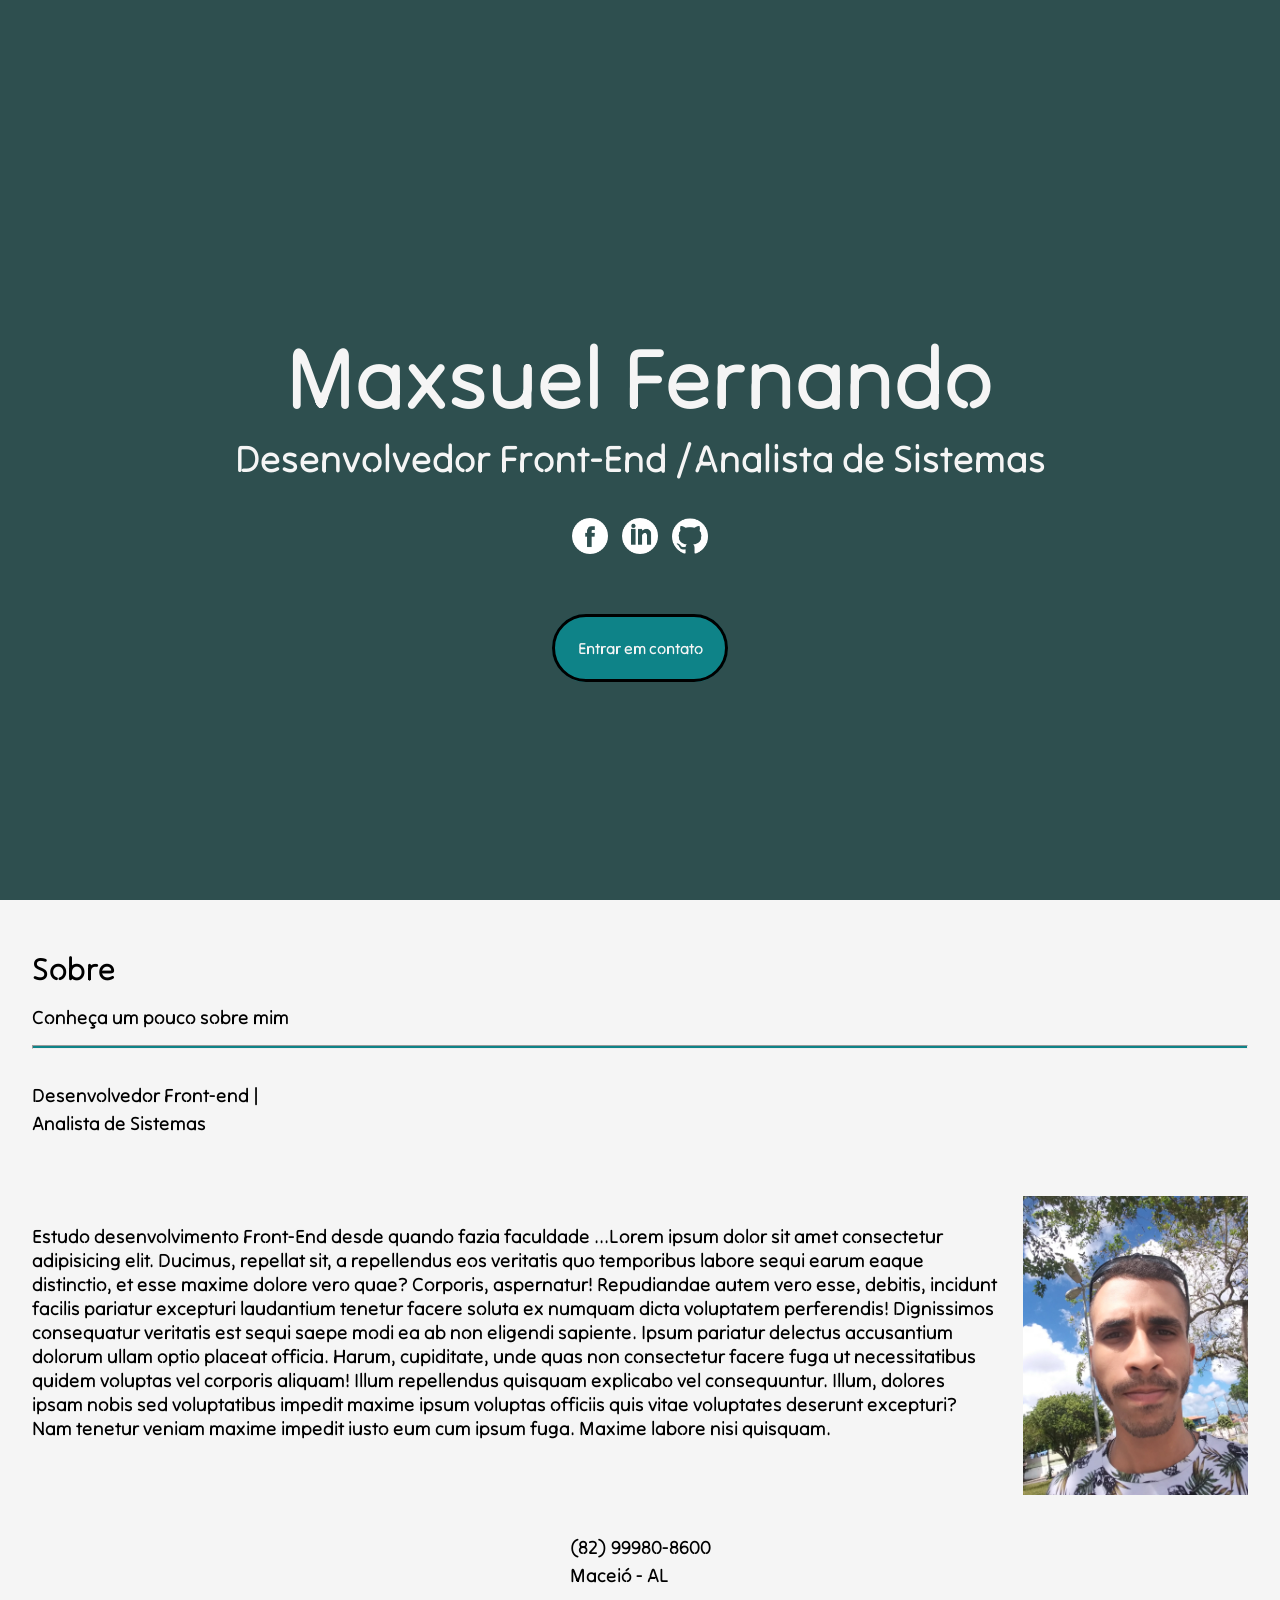
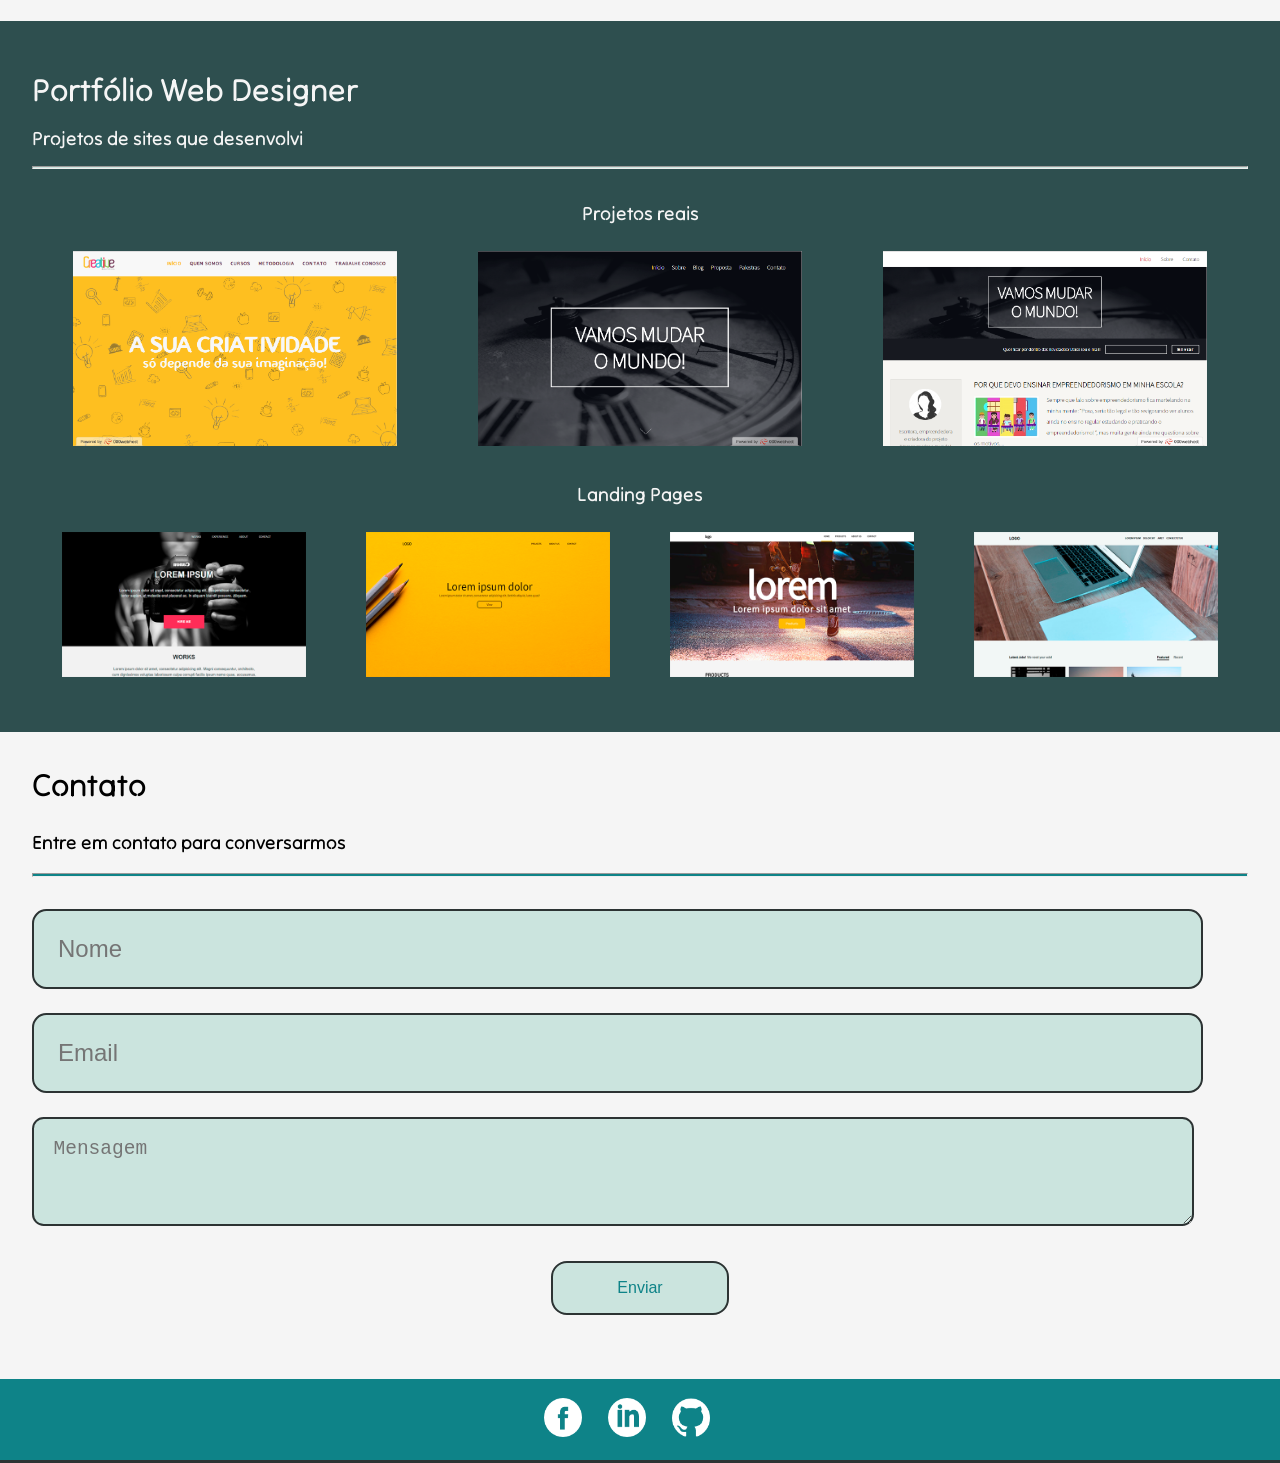
<file: index.html>
<!DOCTYPE html>
<html lang="pt-br">
<head>
    <meta charset="UTF-8">
    <meta http-equiv="X-UA-Compatible" content="IE=edge">
    <meta name="viewport" content="width=device-width, initial-scale=1.0">
    <title>Portfolio Maxsuel Fernando</title>
    <link rel="stylesheet" href="css/style.css">
    <link rel="stylesheet" href="https://cdn.jsdelivr.net/npm/swiper@9/swiper-bundle.min.css"/>
</head>
<body>
    <header class="header">
        <div class="topoContainer">
            <div class="headerInfo">
                <p>Maxsuel Fernando</p>
                <p>maxsuel.dev@gmail.com</p>
            </div> 

            <div class="iconHamburguer">
                <div class="hamburguer"></div>
            </div>
        </div>
        <nav class="headerMenu">
            <a href="#sobre">Sobre mim</a>
            <a href="#portfolio">Portfólio</a>
            <a href="#contato">Contato</a>
            <a href="curriculo.html">Currículo</a>
        </nav>
    </header>
    <main>
        <section class="intro">	
            <div class="intro-container">
                <div>
                    <h1>Maxsuel Fernando</h1>
                </div>
                <div class="intro-funcao">
                    <h3>Desenvolvedor Front-End /</h3> 
                    <h3>Analista de Sistemas </h3>
                </div>
                <div class="redes-sociais">
                    <a href="https://www.facebook.com/maxsuelfernandob" target="_blank">
                        <img src="img/redes-sociais/facebook-logo.png" alt="facebook-logo" class="social-logo">
                    </a>
                    <a href="https://www.linkedin.com/in/maxsuelfernandob" target="_blank">
                        <img src="img/redes-sociais/linkedin-logo.png" alt="linkedin-logo" class="social-logo">
                    </a>
                    <a href="https://github.com/maxsueldev" target="_blank">
                        <img src="img/redes-sociais/github-logo.png" alt="github-logo" class="social-logo">
                    </a>
                </div>
                <!-- <div> -->
                    <a href="#contato" class="call-contato">Entrar em contato</a>
                <!-- </div> -->
            </div>
        </section>
        <section id="sobre" class="sobre">
            <div class="sobre-container">
                <div class="sobre-top section_head">
                    <i class="fa fa-user fa-3x icon_section" aria-hidden="true"></i>
                    <h2 class="title_section">Sobre</h2>
                </div>
                <h3>Conheça um pouco sobre mim</h3>
    
                <hr class="separador separador-pri"> <!-- refatorar nome de classe -->
                    
                <div class="profissao-container">
                    <h3>Desenvolvedor Front-end |</h3> 
                    <h3>Analista de Sistemas</h3>
                </div>
                <div class="texto">
                    <p>Estudo desenvolvimento Front-End desde quando fazia faculdade    ...Lorem ipsum dolor sit amet consectetur adipisicing elit. Ducimus, repellat sit, a repellendus eos veritatis quo temporibus labore sequi earum eaque distinctio, et esse maxime dolore vero quae? Corporis, aspernatur!
                    Repudiandae autem vero esse, debitis, incidunt facilis pariatur excepturi laudantium tenetur facere soluta ex numquam dicta voluptatem perferendis! Dignissimos consequatur veritatis est sequi saepe modi ea ab non eligendi sapiente.
                    Ipsum pariatur delectus accusantium dolorum ullam optio placeat officia. Harum, cupiditate, unde quas non consectetur facere fuga ut necessitatibus quidem voluptas vel corporis aliquam! Illum repellendus quisquam explicabo vel consequuntur.
                    Illum, dolores ipsam nobis sed voluptatibus impedit maxime ipsum voluptas officiis quis vitae voluptates deserunt excepturi? Nam tenetur veniam maxime impedit iusto eum cum ipsum fuga. Maxime labore nisi quisquam.</p>
                    <div class="maxsuel_img">
                        <img class="maxsuelfernando" src="img/sobre/me.jpg" alt="Maxsuel Fernando">
                    </div>
                </div>
                <div class="containerEndSobre">
                    <div class="sobre-info-contact">
                        <h3 class="h3_bold">(82) 99980-8600</h3>
                        <h3 class="h3_bold">Maceió - AL</h3>
                    </div>
                    
                </div>
            </div>
        </section> 
        <section id="portfolio" class="portfolio">
            <div class="portfolio-container">
                <div class="portfolio-top section_head">
                    <i class="fa fa-code fa-3x icon_section" aria-hidden="true"></i>
                    <h2 class="title_section">Portfólio Web Designer</h2>	
                </div>
                <h3>Projetos de sites que desenvolvi</h3>
    
                <hr class="separador separador-seg">
                
                <div class="projetos-container">
                    
                    <div class="pjt-reais">
                        <div class="templates-container">	
                            <h3 class="pjt_title">Projetos reais</h3>
                            <div class="projetos-flex">
                                <a href="portfolio/creative/index.html" target="_blank">
                                    <img src="img/portfolio/site01.png" alt="Site 01">
                                </a>
                        
                                <a href="portfolio/vamosMudarOMundo/index.html" target="_blank">
                                    <img src="img/portfolio/site02.png" alt="Site 02">
                                </a>
                            
                                <a href="portfolio/vamosMudarOMundo/blog/index.html" target="_blank">
                                    <img src="img/portfolio/site03.png" alt="Site 03">
                                </a>
                            </div>
                        </div>
                    </div>
                    
                    <div class="templates">
                        <div class="templates-container">
                            <h3 class="pjt_title">Landing Pages</h3>
                            <div class="projetos-flex">
                                <a href="portfolio/site1/index.html" target="_blank">
                                    <img src="img/portfolio/site04.png" alt="Site 04">
                                </a>
                        
                                <a href="portfolio/site2/index.html" target="_blank">
                                    <img src="img/portfolio/site05.png" alt="Site 05">
                                </a>
                        
                                <a href="portfolio/site3/index.html" target="_blank">
                                    <img src="img/portfolio/site06.png" alt="Site 06">
                                </a>
    
                                <a href="portfolio/site4/index.html" target="_blank">
                                    <img src="img/portfolio/site07.png" alt="Site 07">
                                </a>
                            </div>
                        </div>
                    </div>
                </div>		
            </div>	
        </section> 
        <section id="contato" class="contato">
            <div class="contato-container">
                <div class="sc_head">
                    <div class="contato-top">
                        <i class="fa fa-envelope fa-3x icon_section" aria-hidden="true"></i>
                        <h2 class="title_section">Contato</h2>
                    </div>
                    <h3>Entre em contato para conversarmos </h3>
                </div>
    
                <hr class="separador separador-pri">
    
                <form id="form_contato" action="" method="post" name="form" class="formphp form" onsubmit="enviar.disabled=true;">
                    <div>
                        <input type="text" name="nome" placeholder="Nome" required>
                        <input type="email" name="email" placeholder="Email" required>
                    </div>
                    <div>
                        <textarea rows="3" name="mensagem" placeholder="Mensagem" required></textarea>
                    </div>
                    <div class="button-form">
                        <button class="btn direciona" name="enviar" type="submit">Enviar</button>
                    </div>
                </form>
            </div>
        </section>
    </main>
    <footer class="footer">
        <a href="https://www.facebook.com/maxsuelfernandob" target="_blank">
            <img src="img/redes-sociais/facebook-logo.png" alt="facebook-logo" class="social-logo">
        </a>
        <a href="https://www.linkedin.com/in/maxsuelfernandob" target="_blank">
            <img src="img/redes-sociais/linkedin-logo.png" alt="linkedin-logo" class="social-logo">
        </a>
        <a href="https://github.com/maxsueldev" target="_blank">
            <img src="img/redes-sociais/github-logo.png" alt="github-logo" class="social-logo">
        </a>
    </footer>

	<script src="js/jquery-3.2.1.min.js"></script>
    <script src="js/libs/visibility.js"></script>
	<script src="js/script.js"></script>
    <script src="https://cdn.jsdelivr.net/npm/swiper@9/swiper-bundle.min.js"></script>
</body>
</html>
</file>
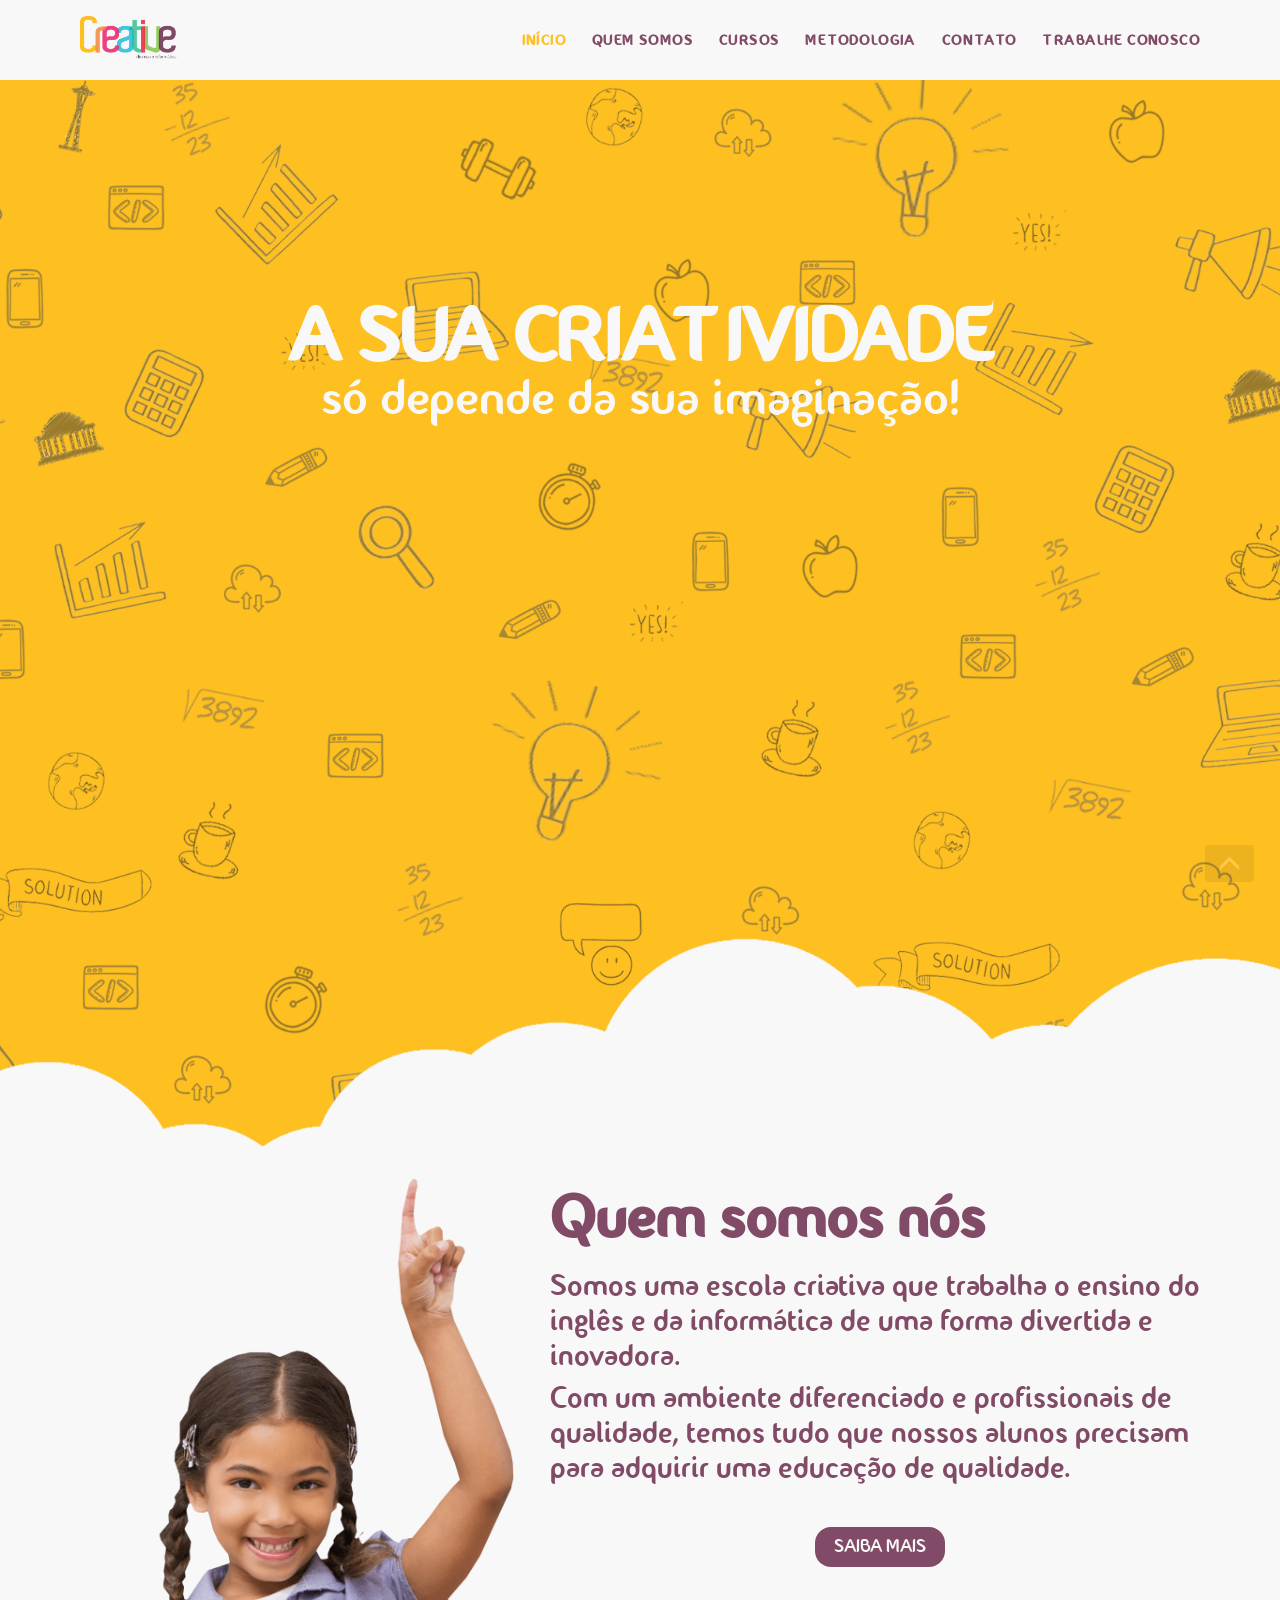
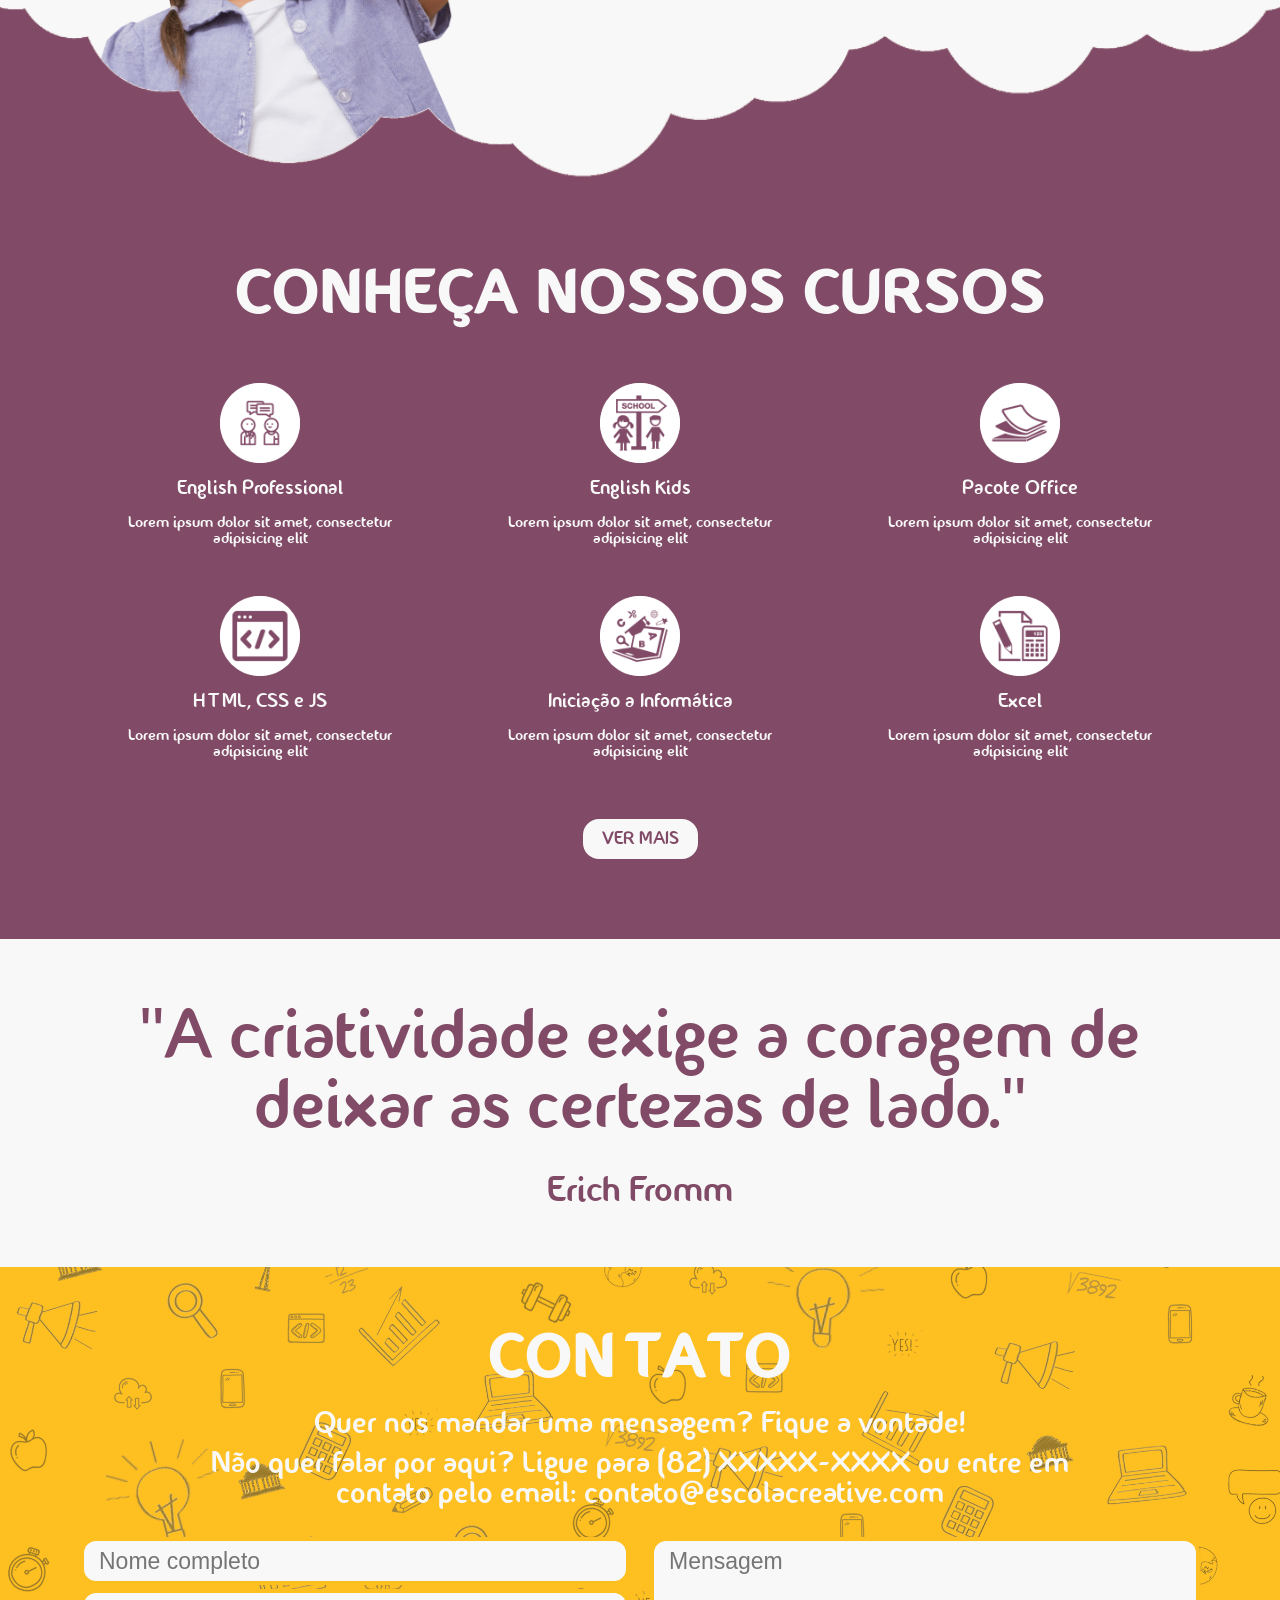
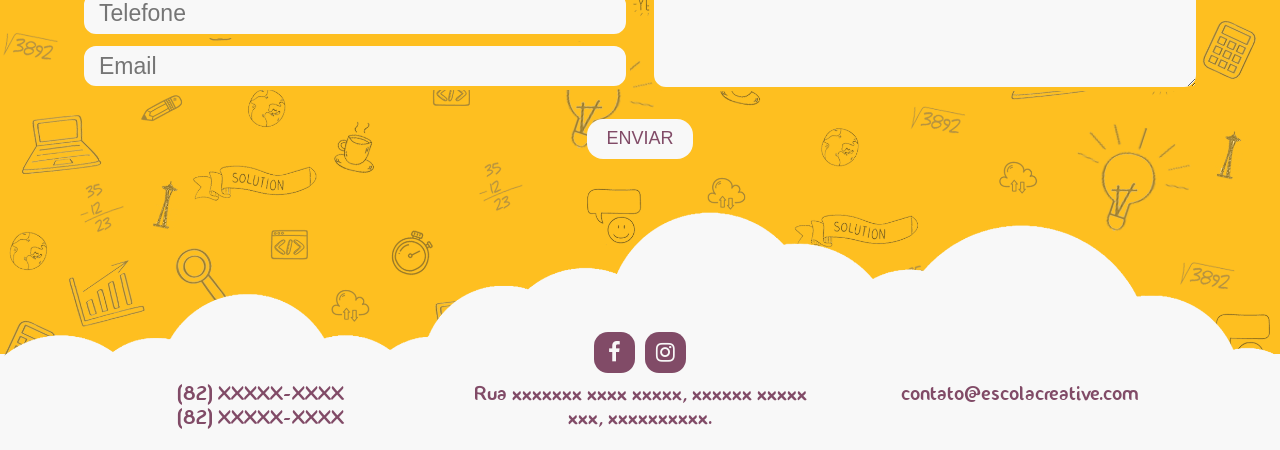
<file: portfolio/creative/index.html>
<html lang="pt-br" class="no-js">
<head>
	<meta charset="UTF-8">
	<meta name="viewport" content="width=device-width, initial-scale=1">

	<title>Creative Idiomas e Informática</title>
	<meta name="description" content="Somos uma escola criativa que trabalha o ensino do inglês e da informática de uma forma divertida e inovadora - Creative Idiomas e Informática">
	
	<!-- <link rel="canonical" href="https://escolacreative.com/"> -->
	<link rel="stylesheet" href="font-awesome/css/font-awesome.min.css">
	<link rel="stylesheet" type="text/css" href="bootstrap-3.3.7-dist/css/bootstrap.min.css">
	<link rel="stylesheet" type="text/css" href="css/style.min.css">
</head>
<body>
	<div class="btn box_to_top">
  		<span class="glyphicon glyphicon-menu-up to_top" aria-hidden="true"></span>
	</div>
	
	<header class="header">
		<div class="container16">
			<div class="icon"><div class="hamburger"></div></div>
				
			<div class="column2">
				<div class="header_logo">
					<a href="">
						<img class="img_logo" src="images/logo.png" alt="Creative_logo" width="100px;" height="100px">
					</a>
				</div>
			</div>

			<nav class="column14 header_menu">
				<a href="" class="menu_ativo">Início</a>
				<a href="">Quem somos</a>
				<a href="">Cursos</a>
				<a href="">Metodologia</a>
				<a href="">Contato</a>
				<a href="">Trabalhe conosco</a>
			</nav>
		</div>
	</header>

	<div class="toggle_menu">
		<ul>
			<li>
				<a href="" class="menu_ativo">Início</a>
			</li>
			<li>
				<a href="">Quem somos</a>
			</li>
			<li>
				<a href="">Cursos</a>
			</li>
			<li>
				<a href="">Metodologia</a>
			</li>
			<li>
				<a href="">Contato</a>
			</li>
			<li>
				<a href="">Trabalhe conosco</a>
			</li>
		</ul>
	</div>
	
	<section class="intro">
		<div class="animated bounceIn container16">
			<h1>A sua criatividade</h1>
			<p>só depende da sua imaginação!</p>
		</div>
	</section>
	<section class="quem_somos">
		<div class="container16">
			
			<img class="girl_quem_somos" src="images/girl.png" alt="girl_quem_somos" width="37%" height="37%">	
			
			<div class="texto">
				<h3>Quem somos nós</h3>
				<p>Somos uma escola criativa que trabalha o ensino do inglês e da informática de uma forma divertida e inovadora.</p>
				<p>Com um ambiente diferenciado e profissionais de qualidade, temos tudo que nossos alunos precisam para adquirir uma educação de qualidade.</p>

				<div>
					<a href="" class="btn direciona">Saiba mais</a>
				</div>
			</div>

			<div class="clear"></div>

		</div>
		
		<img class="cloud_01_bottom" src="images/cloud_purple_top.png" alt="cloud_01" width="1248px" height="169px">
	</section>

	<section class="cursos">
		<h2 class="titulo container16">Conheça nossos cursos</h2>
		<div class="container12 grade-curso">
			<div class="column4">
				<div class="fundo_curso">
					<img src="images/icons/ingles.png" alt="English Professional" width="720px" height="720px">
				</div>
				<p class="nome_curso">English Professional</p>
				<p class="descricao_curso">Lorem ipsum dolor sit amet, consectetur adipisicing elit</p>
			</div>
			<div class="column4">
				<div class="fundo_curso">
					<img src="images/icons/ingles_kids.png" alt="English Kids" width="720px" height="720px">
				</div>
				<p class="nome_curso">English Kids</p>
				<p class="descricao_curso">Lorem ipsum dolor sit amet, consectetur adipisicing elit</p>
			</div>
			<div class="column4">
				<div class="fundo_curso">
					<img src="images/icons/office.png" alt="Pacote Office" width="720px" height="720px">
				</div>
				<p class="nome_curso">Pacote Office</p>
				<p class="descricao_curso">Lorem ipsum dolor sit amet, consectetur adipisicing elit</p>
			</div>
		</div>
		
		<div class="container12 grade-curso second">
			<div class="column4">
				<div class="fundo_curso">
					<img src="images/icons/html_css_js.png" alt="HTML, CSS e JS" width="720px" height="720px">
				</div>
				<p class="nome_curso">HTML, CSS e JS</p>
				<p class="descricao_curso">Lorem ipsum dolor sit amet, consectetur adipisicing elit</p>
			</div>
			<!-- <div class="column4">
				<div class="fundo_curso">
					<img src="images/icons/php.png" alt="PHP" width="720px" height="720px">
				</div>
				<p class="nome_curso">PHP</p>
				<p class="descricao_curso">Lorem ipsum dolor sit amet, consectetur adipisicing elit</p>
			</div> -->
			<div class="column4">
				<div class="fundo_curso">
					<img src="images/icons/iniciacao_a_informatica.png" alt="Iniciação a Informática" width="720px" height="720px">
				</div>
				<p class="nome_curso">Iniciação a Informática</p>
				<p class="descricao_curso">Lorem ipsum dolor sit amet, consectetur adipisicing elit</p>
			</div>
			<div class="column4">
				<div class="fundo_curso">
					<img src="images/icons/excel.png" alt="Excel" width="720px" height="720px">
				</div>
				<p class="nome_curso">Excel</p>
				<p class="descricao_curso">Lorem ipsum dolor sit amet, consectetur adipisicing elit</p>
			</div>
			<!-- <div class="column4">
				<div class="fundo_curso">
					<img src="images/icons/manutencao_de_micro.png" alt="Montagem e Manutenção de Microcomputadores" width="720px" height="720px">
				</div>
				<p class="nome_curso">Montagem e Manutenção de Microcomputadores</p>
				<p class="descricao_curso">Lorem ipsum dolor sit amet, consectetur adipisicing elit</p>
			</div> -->
		</div>
		<div class="btn_ver_mais">
			<a href="" class="btn direciona">Ver mais</a>
		</div>
	</section>

	<section class="motivacao">
		<blockquote>
			<h2>"A criatividade exige a coragem de deixar as certezas de lado."</h2>
			<p>Erich Fromm</p>
		</blockquote>
	</section>
	
	<section class="contato">
		<h2>Contato</h2>
		<p>Quer nos mandar uma mensagem? Fique a vontade!</p>
		<p class="second">Não quer falar por aqui? Ligue para (82) XXXXX-XXXX ou entre em contato pelo email: contato@escolacreative.com</p>
		
		<form id="form_contato" action="" method="post" name="form" class="formphp form" onsubmit="enviar.disabled=true;">
			
			<label class="nao-aparece">Se você não é um robô, deixe em branco.</label>
			<input type="text" class="nao-aparece" name="leaveblank" value="">
			<label class="nao-aparece">Se você não é um robô, não mude este campo.</label>
			<input type="text" class="nao-aparece" name="dontchange" value="http://">
			
			<div class="container16">	
				<div class="column8">
					<input type="text" name="nome" placeholder="Nome completo " required>
					<input type="text" name="telefone" placeholder="Telefone ">
					<input type="email" name="email" placeholder="Email " required>
				</div>
				<div class="column8">
					<textarea rows="5" name="mensagem" placeholder="Mensagem" required></textarea>
				</div>
			</div>
			
			<div class="button-form">
				<button class="btn direciona" name="enviar" type="submit">Enviar</button>
			</div>
		</form>
	</section>

	<footer class="footer">
		<div class="container12">
			<ul class="redes_sociais">
				<a href=""><li class="facebook_logo"><i class="fa fa-facebook"></i></li></a>
	
				<a href=""><li class="instagram_logo"><i class="fa fa-instagram"></i></li></a>
			</ul>
		</div>
		<div class="clear"></div>
		<div class="container12">
			<div class="number column4">	
				<p>(82) XXXXX-XXXX</p>
				<p>(82) XXXXX-XXXX</p>
			</div>
			<p class="column4">Rua xxxxxxx xxxx xxxxx, xxxxxx xxxxx xxx, xxxxxxxxxx.</p>
			<p class="column4">contato@escolacreative.com</p>
		</div>
	</footer>
	
	<script src="js/modernizr-custom.js"></script>
	<script src="js/jquery-3.2.1.min.js"></script>
	<script src="js/script.min.js"></script>

</body>
</html>
</file>
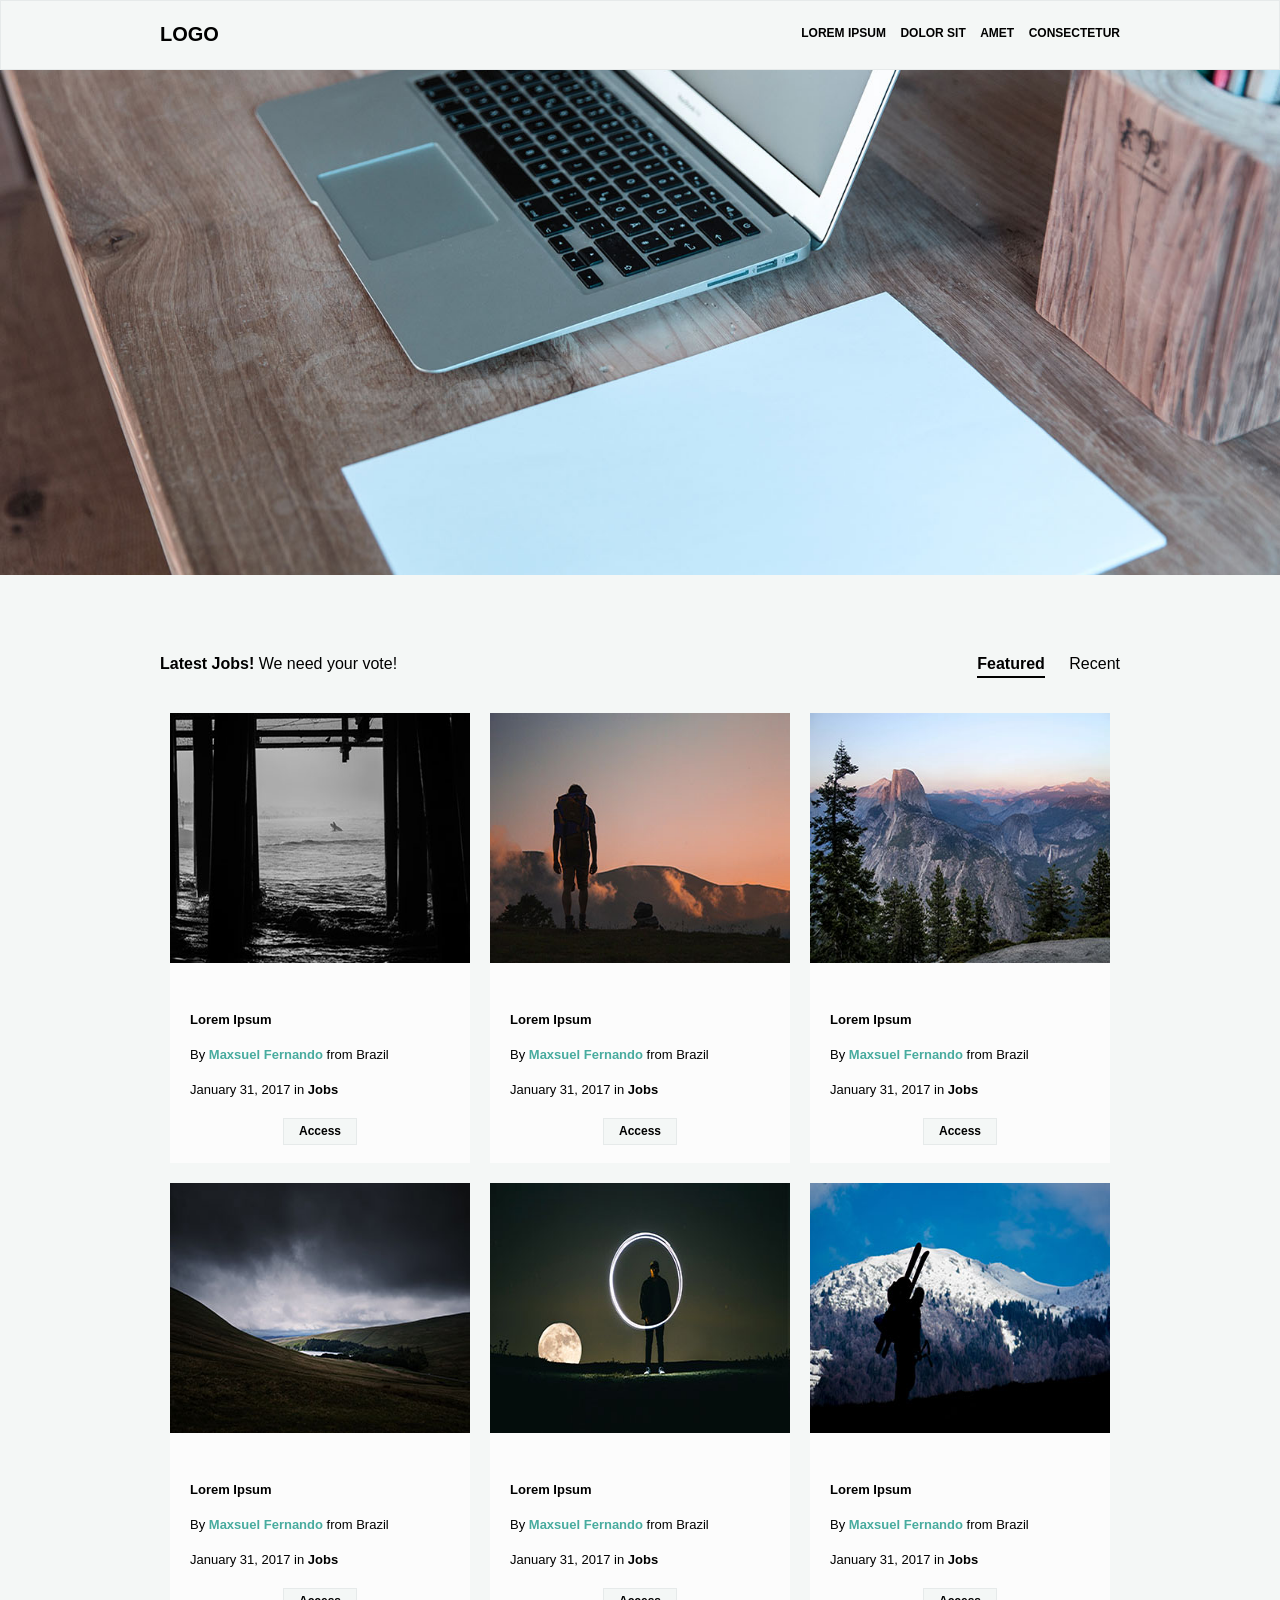
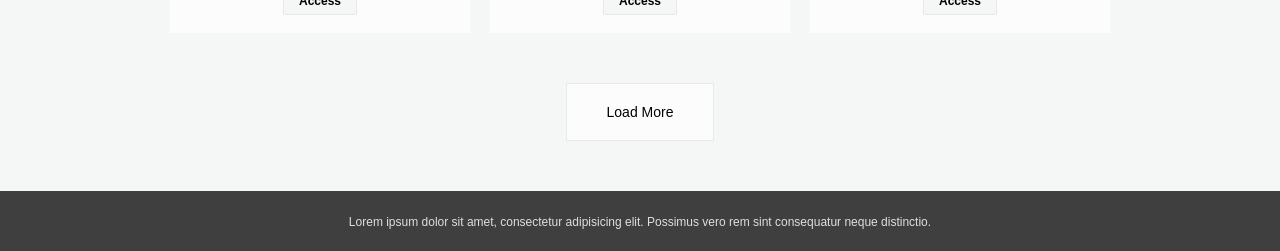
<file: portfolio/site4/index.html>
<!doctype html>
<html lang="pt-br">
<head>
	<title>Maxsuel Fernando - Portfólio/Site 4</title>
	<link rel="shortcut icon" href="../../img/faviconM.ico">
	<meta charset="UTF-8">
	<meta name="description" content="Maxsuel Fernando - Graduado em Sistemas de Informação, desenvolve páginas e sistemas Web.">
	<meta name="viewport" content="width=device-width, initial-scale=1">

	<meta property="og:url" content="https://maxsuelfernandob.000webhostapp.com/portfolio/site4"/>
	<meta property="og:type" content="website"/>
	<meta property="og:title" content="Maxsuel Fernando - Portfólio/Site 4">
	<meta property="og:site_name" content="maxsuelfernandob">
	<meta property="og:description" content="Maxsuel Fernando - Graduado em Sistemas de Informação, desenvolve páginas e sistemas Web."/>
	<meta property="og:image" content="https://maxsuelfernandob.000webhostapp.com/portfolio/site4/img/intro-mobile.png"/>
	<meta property="og:image:type" content="image/png">
	<meta property="og:image:width" content="800"> 
	<meta property="og:image:height" content="600">
	
	<!-- <link rel="stylesheet" href="../../css/normalize.css">
	<link rel="stylesheet" href="../../css/reset.css">
	<link rel="stylesheet" href="../../css/grid.css">
	<link rel="stylesheet" href="css/style-raw.css">
	<link rel="stylesheet" href="css/responsivo.css"> -->

	<link rel="stylesheet" href="css/style.css?<?php echo time();?>">
</head>
<body>
	<header class="header">
		<div class="container">
			<a href="#" class="header_logo">LOGO</a>
			<nav class="header_menu">
				<ul>
					<li>
						<a href="#">Lorem ipsum</a>
					</li>
					<li>
						<a href="#">dolor sit</a>
					</li>
					<li>
						<a href="#">amet</a>
					</li>
					<li>
						<a href="#">consectetur</a>
					</li>
				</ul>
				<img src="img/menu.png" class="menu" alt="Menu">
			</nav>
		</div>
		<nav class="nav-menu-responsivo">
			<ul>
				<li class="container">
					<a href="#">Lorem ipsum</a>
				</li>
				<li class="container">
					<a href="#">dolor sit</a>
				</li>
				<li class="container">
					<a href="#">amet</a>
				</li>
				<li class="container">
					<a href="#">consectetur</a>
				</li>
			</ul>
		</nav>
	</header>

	<section class="intro">
		<div class="container">
			
		</div>		
	</section>

	<section class="portfolio">
		<div class="container">
			<div class="portfolio_intro">
				<span class="jobs-intro"><strong>Latest Jobs!</strong> We need your vote!</span>
				<div class="portfolio_menu">
					<ul>
						<li>
							<a href="#"><strong>Featured</strong></a>
						</li>
						<li>
							<a href="#">Recent</a>
						</li>
					</ul>
				</div>
			</div>

			<!-- ITENS-PORTFOLIO -->

			<div class="portfolio_box">
				<div class="portfolio_itens">
					<div class="grid-1-3 box-item">
						<figure>
							<a href="#">
								<img src="img/jobs/item-1.jpg" alt="item-1" class="img-item">
							</a>
						</figure>
						<div class="box-info">
							<div class="box-info-line">
								<a href="#" class="name-item"><strong>Lorem Ipsum</strong></a>
							</div>
							<div class="box-info-line">
								By <a href="#" class="author-item"><strong>Maxsuel Fernando</strong></a> from Brazil
							</div>
							<div class="box-info-line">
								January 31, 2017 in <a href="#" class="name-jobs"><strong>Jobs</strong></a>
							</div>
							<div class="box-info-line button-item">
								<a href="#" class="btn-access">Access</a>
							</div>
						</div>
					</div>
					<div class="grid-1-3 box-item">
						<figure>
							<a href="#">
								<img src="img/jobs/item-2.jpg" alt="item-2" class="img-item">
							</a>
						</figure>
						<div class="box-info">
							<div class="box-info-line">
								<a href="#" class="name-item"><strong>Lorem Ipsum</strong></a>
							</div>
							<div class="box-info-line">
								By <a href="#" class="author-item"><strong>Maxsuel Fernando</strong></a> from Brazil
							</div>
							<div class="box-info-line">
								January 31, 2017 in <a href="#" class="name-jobs"><strong>Jobs</strong></a>
							</div>
							<div class="box-info-line button-item">
								<a href="#" class="btn-access">Access</a>
							</div>
						</div>
					</div>
					<div class="grid-1-3 box-item">
						<figure>
							<a href="#">
								<img src="img/jobs/item-3.jpg" alt="item-3" class="img-item">
							</a>
						</figure>
						<div class="box-info">
							<div class="box-info-line">
								<a href="#" class="name-item"><strong>Lorem Ipsum</strong></a>
							</div>
							<div class="box-info-line">
								By <a href="#" class="author-item"><strong>Maxsuel Fernando</strong></a> from Brazil
							</div>
							<div class="box-info-line">
								January 31, 2017 in <a href="#" class="name-jobs"><strong>Jobs</strong></a>
							</div>
							<div class="box-info-line button-item">
								<a href="#" class="btn-access">Access</a>
							</div>
						</div>
					</div>

					<div class="grid-1-3 box-item">
						<figure>
							<a href="#">
								<img src="img/jobs/item-4.jpg" alt="item-4" class="img-item">
							</a>
						</figure>
						<div class="box-info">
							<div class="box-info-line">
								<a href="#" class="name-item"><strong>Lorem Ipsum</strong></a>
							</div>
							<div class="box-info-line">
								By <a href="#" class="author-item"><strong>Maxsuel Fernando</strong></a> from Brazil
							</div>
							<div class="box-info-line">
								January 31, 2017 in <a href="#" class="name-jobs"><strong>Jobs</strong></a>
							</div>
							<div class="box-info-line button-item">
								<a href="#" class="btn-access">Access</a>
							</div>
						</div>
					</div>
					<div class="grid-1-3 box-item">
						<figure>
							<a href="#">
								<img src="img/jobs/item-5.jpg" alt="item-5" class="img-item">
							</a>
						</figure>
						<div class="box-info">
							<div class="box-info-line">
								<a href="#" class="name-item"><strong>Lorem Ipsum</strong></a>
							</div>
							<div class="box-info-line">
								By <a href="#" class="author-item"><strong>Maxsuel Fernando</strong></a> from Brazil
							</div>
							<div class="box-info-line">
								January 31, 2017 in <a href="#" class="name-jobs"><strong>Jobs</strong></a>
							</div>
							<div class="box-info-line button-item">
								<a href="#" class="btn-access">Access</a>
							</div>
						</div>
					</div>
					<div class="grid-1-3 box-item">
						<figure>
							<a href="#">
								<img src="img/jobs/item-6.jpg" alt="item-6" class="img-item">
							</a>
						</figure>
						<div class="box-info">
							<div class="box-info-line">
								<a href="#" class="name-item"><strong>Lorem Ipsum</strong></a>
							</div>
							<div class="box-info-line">
								By <a href="#" class="author-item"><strong>Maxsuel Fernando</strong></a> from Brazil
							</div>
							<div class="box-info-line">
								January 31, 2017 in <a href="#" class="name-jobs"><strong>Jobs</strong></a>
							</div>
							<div class="box-info-line button-item">
								<a href="#" class="btn-access">Access</a>
							</div>
						</div>
					</div>
				</div>
			</div>

			<!-- /ITENS-PORTFOLIO -->

			<div class="load-more-itens">
				<a href="#" class="btn-load-more-itens">Load More</a>
			</div>
		</div>
	</section>

	<footer>
		Lorem ipsum dolor sit amet, consectetur adipisicing elit. Possimus vero rem sint consequatur neque distinctio.
	</footer>

	<script src="../../js/libs/jquery-3.1.1.min.js"></script>
	<script src="js/main.js"></script>

</body>
</html>
</file>
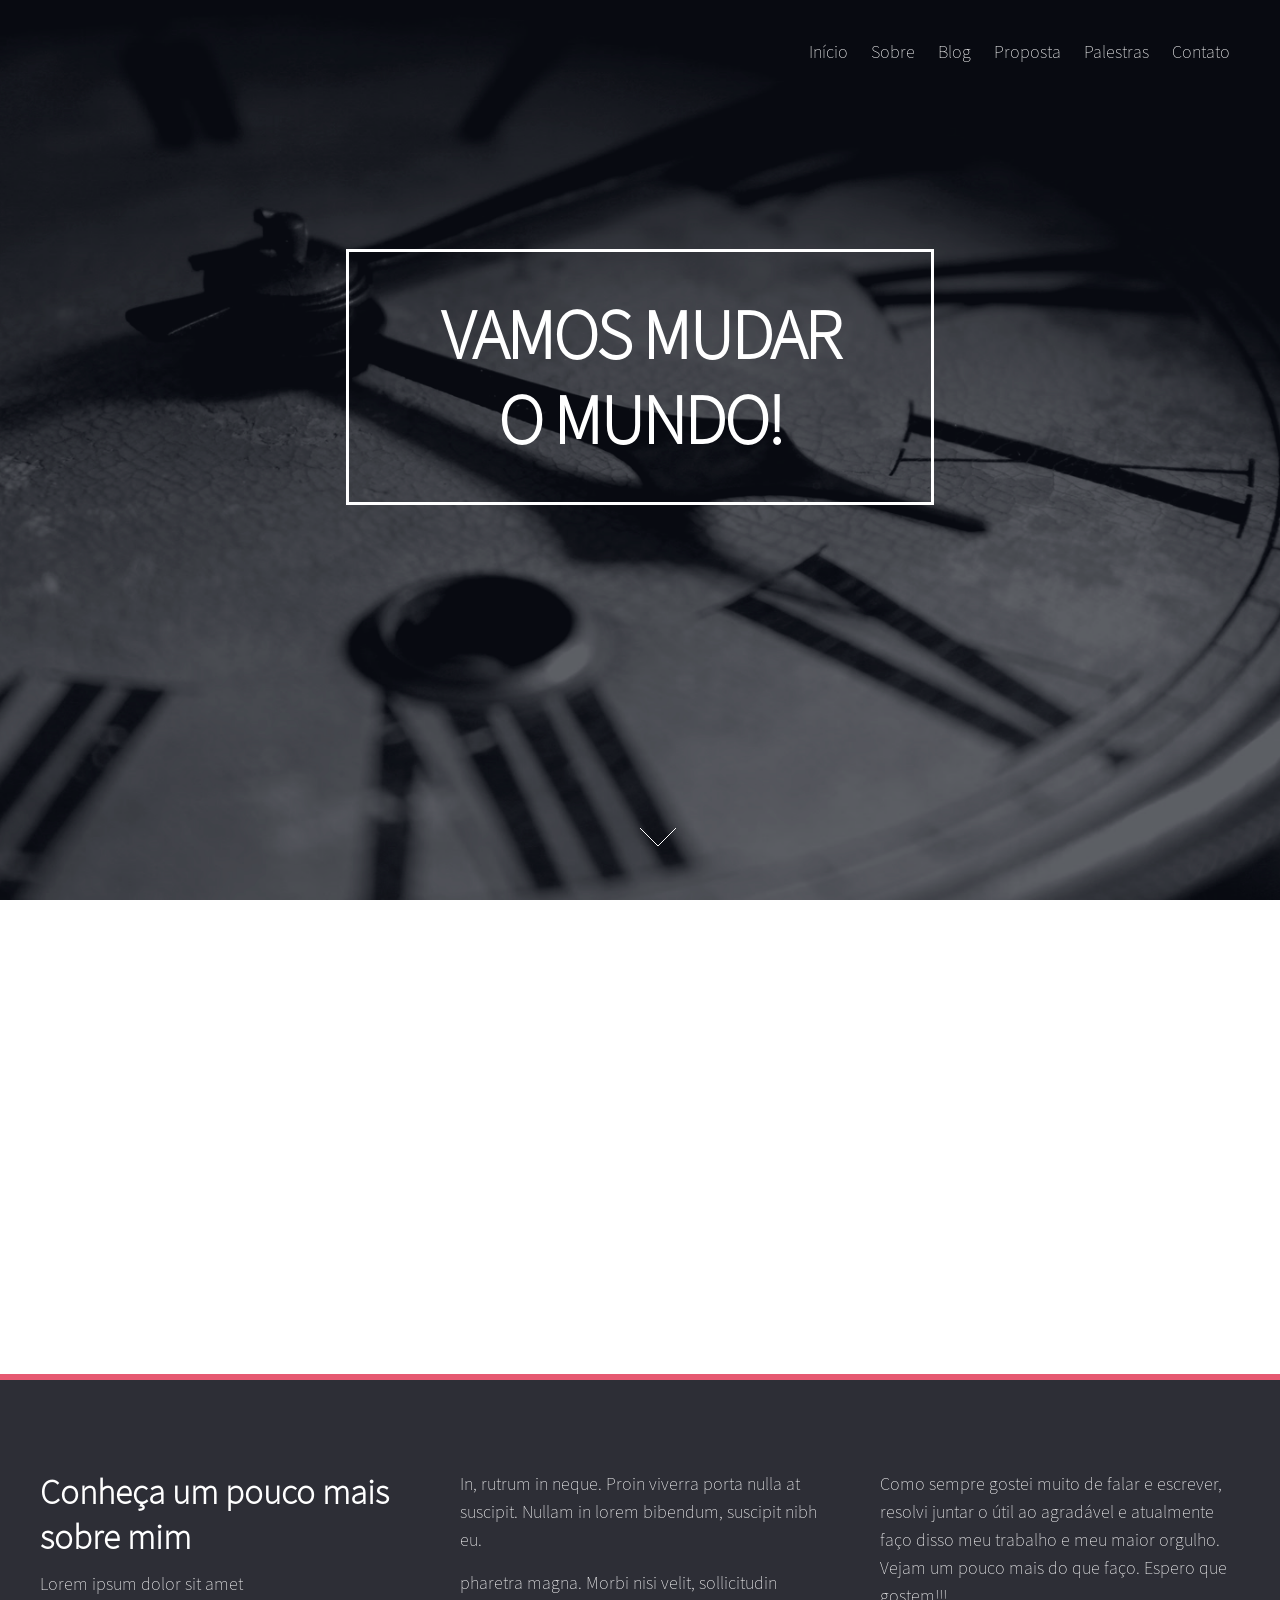
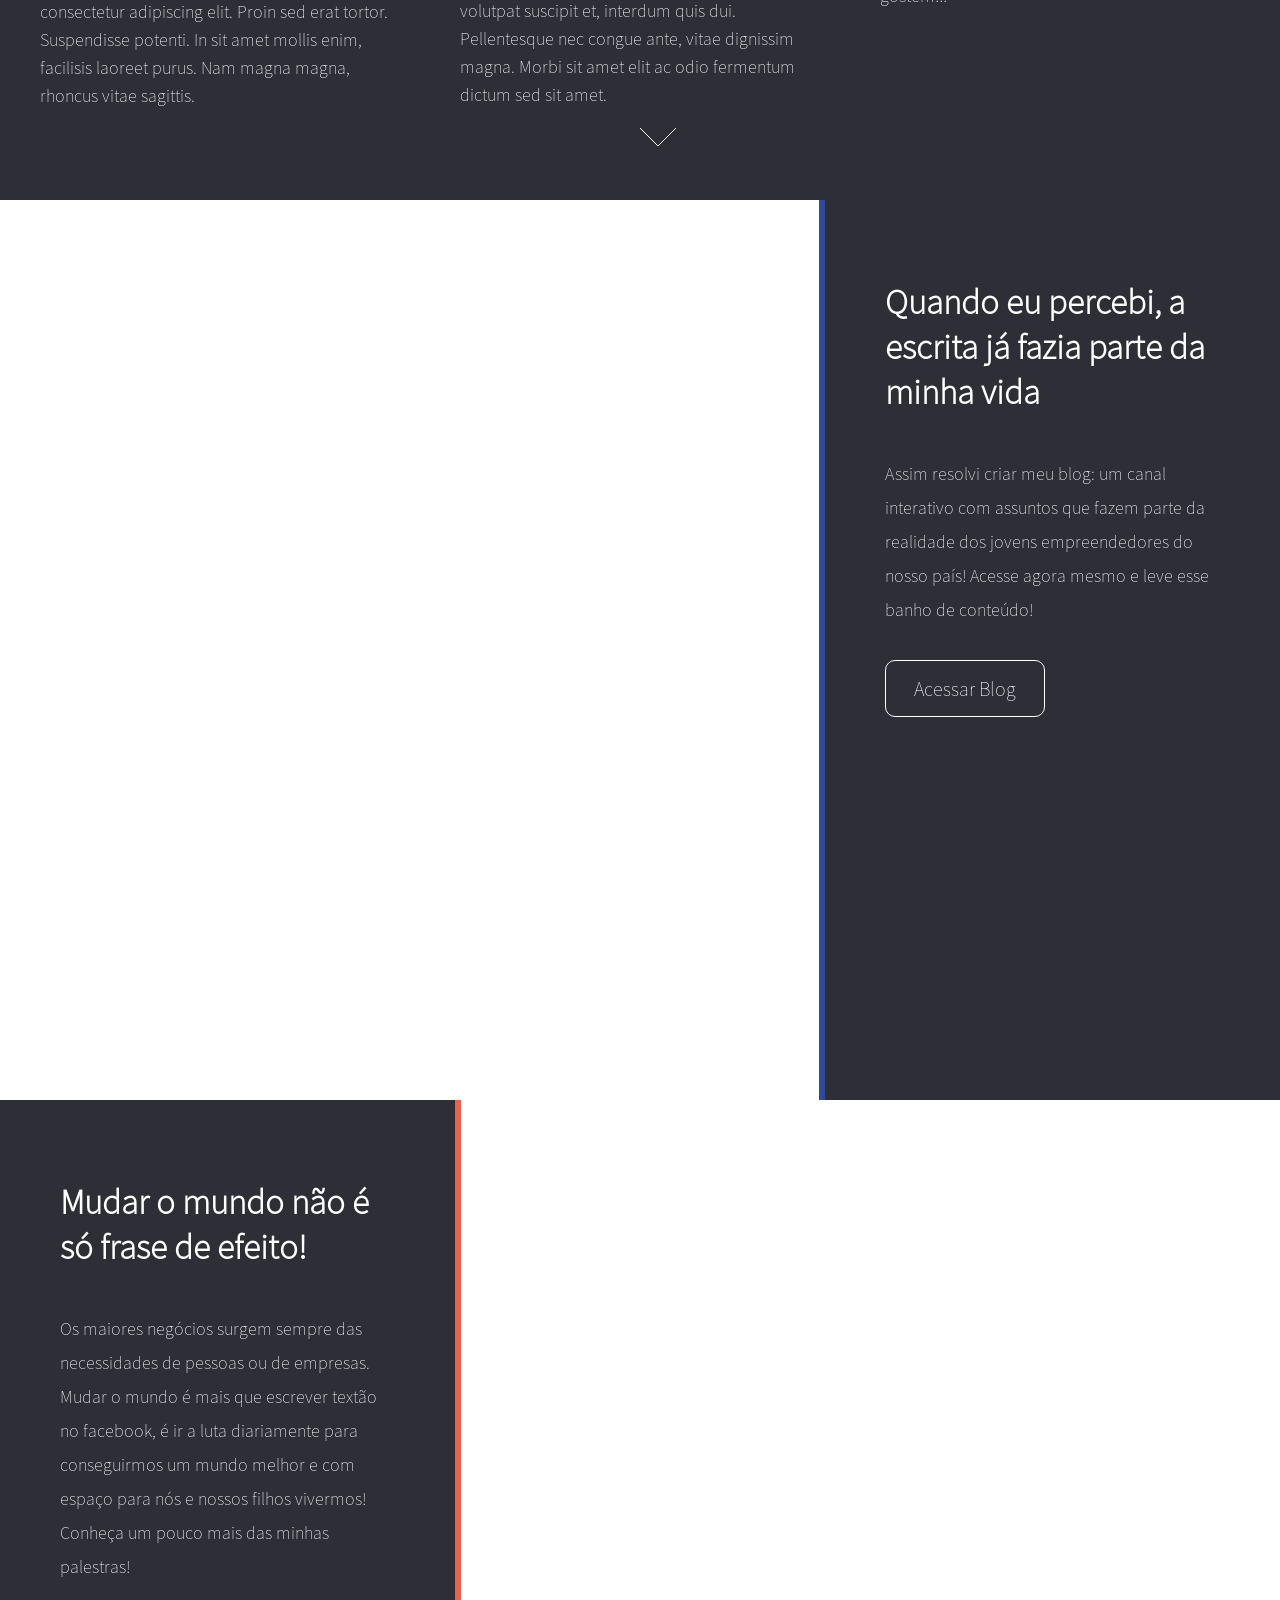
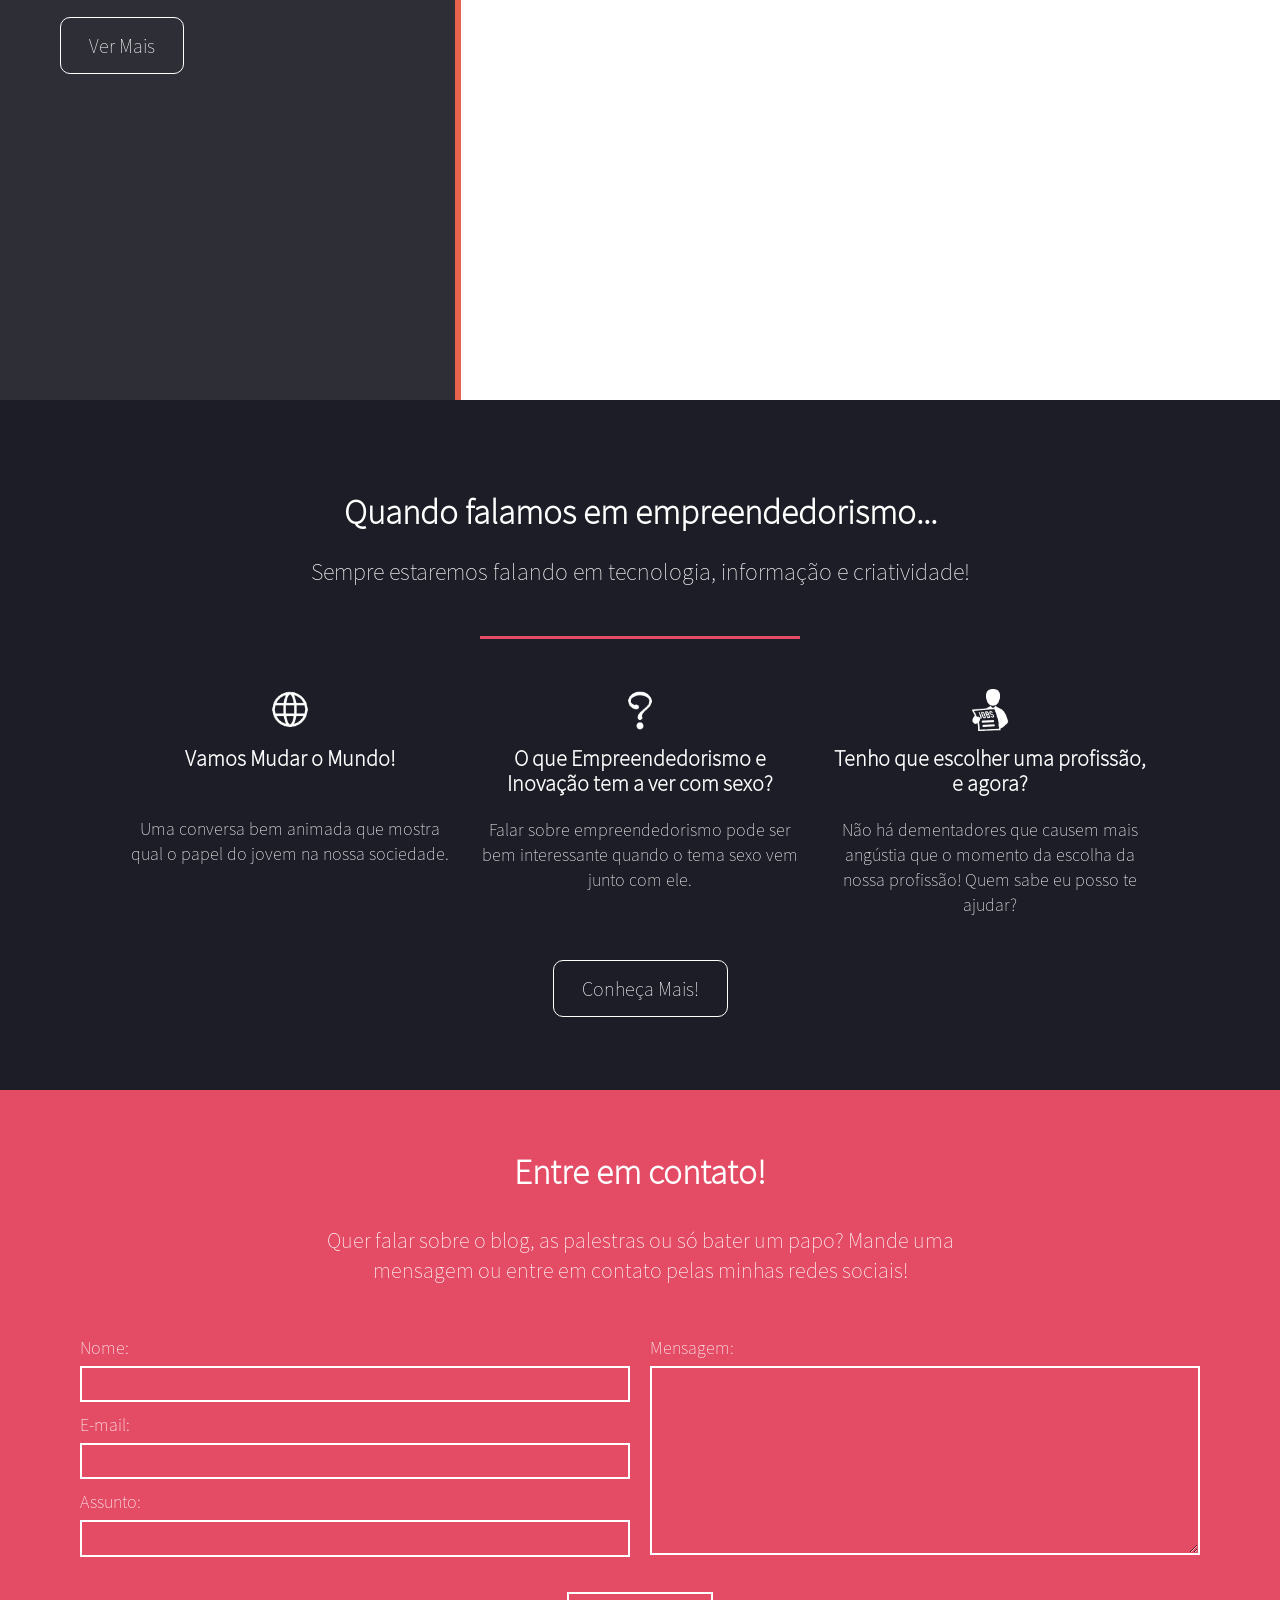
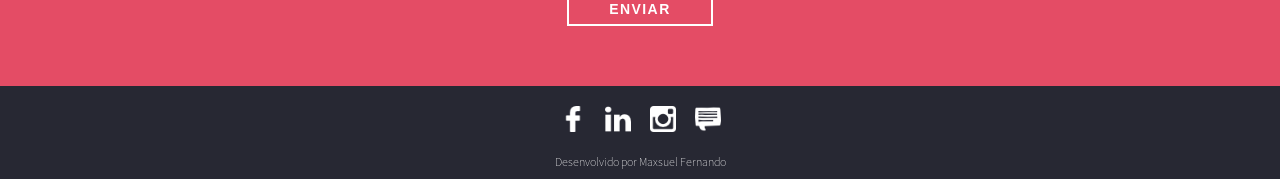
<file: portfolio/vamosMudarOMundo/index.html>
<!DOCTYPE html>
<html lang="pt-br">
<head>
	<title>Vamos Mudar o Mundo</title>
	<link rel="shortcut icon" href="img/favicon.ico">
	<meta charset="UTF-8">
	<meta name="description" content="Apaixonada por tecnologia e inovação, ministro palestras empreendedoras e motivacionais em todo o estado de Alagoas">
	<meta name="viewport" content="width=device-width, initial-scale=1">
	<meta property="fb:app_id" content="264497177355344" />	

	<meta property="og:url" content="https://www.maxsuelfernandob.000webhostapp.com/portfolio/vamos-mudar-o-mundo"/>
	<meta property="og:type" content="website"/>
	<meta property="og:title" content="Vamos Mudar o Mundo">
	<meta property="og:site_name" content="vamos-mudar-o-mundo">
	<meta property="og:description" content="Escritora, empreendedora e criadora do projeto 'Vamos mudar o mundo', tem como missão propagar a Educação Empreendedora através de palestras e produção de conteúdo."/>
	<!-- <meta property="og:image" content="https://www.maxsuelfernandob.000webhostapp.com/portfolio/vamos-mudar-o-mundo/img/sections/intro-mobile.png"/> 
	<meta property="og:image:type" content="image/png">
	<meta property="og:image:width" content="800"> 
	<meta property="og:image:height" content="600">-->

	<link rel="stylesheet" type="text/css" href="css/style.css?id=<?php echo time();?>">

	<!-- <link rel="stylesheet" type="text/css" href="css/normalize.css">
	<link rel="stylesheet" type="text/css" href="css/reset.css">
	<link rel="stylesheet" type="text/css" href="css/grid.css">
	<link rel="stylesheet" type="text/css" href="css/style-raw.css">
	<link rel="stylesheet" type="text/css" href="css/responsivo.css"> -->

	<!-- Google Analytics -->
	<script>
  		(function(i,s,o,g,r,a,m){i['GoogleAnalyticsObject']=r;i[r]=i[r]||function(){
  		(i[r].q=i[r].q||[]).push(arguments)},i[r].l=1*new Date();a=s.createElement(o),
  		m=s.getElementsByTagName(o)[0];a.async=1;a.src=g;m.parentNode.insertBefore(a,m)
  		})(window,document,'script','https://www.google-analytics.com/analytics.js','ga');

  		ga('create', 'UA-68568389-2', 'auto');
  		ga('send', 'pageview');
	</script>
</head>
<body>
	<section id="intro" class="intro">
		<header class="header">
			<!-- <img class="logo" src="img/logo.png" alt="###"> -->
			<nav class="nav-menu">
				<ul>
					<li>
						<a href="">Início</a>
						<a href="#sobre">Sobre</a>
						<a href="#blog">Blog</a>
						<a href="#proposta">Proposta</a>
						<a href="#palestras">Palestras</a>
						<a href="#contato">Contato</a>
					</li>
				</ul>
			</nav>
		</header>
		<div class="frase-intro">
			<h1 class="titulo-intro">Vamos mudar o mundo!</h1>
		</div>
		<a href="#sobre"><img class="arrow" src="img/arrow.svg"></a>
	</section>
	<section id="sobre" class="sobre">
		<div class="content content-bottom">
			<div class="container">
				<div class="grid-1-3 col-1">
					<h1>Conheça um pouco mais sobre mim</h1>
					<p>Lorem ipsum dolor sit amet</p>
					<p>consectetur adipiscing elit. Proin sed erat tortor. Suspendisse potenti. In sit amet mollis enim, facilisis laoreet purus. Nam magna magna, rhoncus vitae sagittis.</p>
				</div>
				<div class="grid-1-3 col-2">
					<p>In, rutrum in neque. Proin viverra porta nulla at suscipit. Nullam in lorem bibendum, suscipit nibh eu.</p>
					
					<p>pharetra magna. Morbi nisi velit, sollicitudin volutpat suscipit et, interdum quis dui. Pellentesque nec congue ante, vitae dignissim magna. Morbi sit amet elit ac odio fermentum dictum sed sit amet.</p>
				</div>
				<div class="grid-1-3 col-3">
					<p>Como sempre gostei muito de falar e escrever, resolvi juntar o útil ao agradável e atualmente faço disso meu trabalho e meu maior orgulho. Vejam um pouco mais do que faço. Espero que gostem!!!</p>
				</div>
			</div>
		</div>
		<a href="#blog"><img class="arrow" src="img/arrow.svg"></a>
	</section>	
	<section id="blog" class="blog">
		<div class="content content-lateral content-right">
			<div class="container-mobile">
				<h1>Quando eu percebi, a escrita já fazia parte da minha vida</h1>
				<p>Assim resolvi criar meu blog: um canal interativo com assuntos que fazem parte da realidade dos jovens empreendedores do nosso país! Acesse agora mesmo e leve esse banho de conteúdo!</p>
				<div class="btn-center">
					<a href="blog" target="_blank" class="btn-section">Acessar Blog</a> <!-- Vai para o Blog -->
				</div>
			</div>
		</div>
		<a href="#proposta"><img class="arrow" src="img/arrow.svg"></a>
	</section>
	<section id="proposta" class="proposta">
		<div class="content content-lateral content-left">
			<div class="container-mobile">
				<h1>Mudar o mundo não é só frase de efeito!</h1>
				<p>Os maiores negócios surgem sempre das necessidades de pessoas ou de empresas. Mudar o mundo é mais que escrever textão no facebook, é ir a luta diariamente para conseguirmos um mundo melhor e com espaço para nós e nossos filhos vivermos! Conheça um pouco mais das minhas palestras!</p>
				<div class="btn-center">
					<a href="#palestras" class="btn-section">Ver Mais</a>
				</div>
			</div>
		</div>
		<a href="#palestras"><img class="arrow" src="img/arrow.svg"></a>
	</section>
	<section id="palestras" class="palestras">
			<h1>Quando falamos em empreendedorismo...</h1>
			<h2>Sempre estaremos falando em tecnologia, informação e criatividade!</h2>
			<div class="container">
				<div class="grid-1-3 col-1">
					<span><img class="icon" src="img/icon/01.png" alt="Icon Mundo"></span>
					<h3>Vamos Mudar o Mundo!</h3>
					<p>Uma conversa bem animada que mostra qual o papel do jovem na nossa sociedade.</p>
				</div>
				<div class="grid-1-3 col-2">
					<span><img class="icon" src="img/icon/02.png" alt="Icon Mundo"></span>
					<h3>O que Empreendedorismo e Inovação tem a ver com sexo?</h3>
					<p>Falar sobre empreendedorismo pode ser bem interessante quando o tema sexo vem junto com ele.</p>
				</div>
				<div class="grid-1-3 col-3">
					<span><img class="icon" src="img/icon/03.png" alt="Icon Mundo"></span>
					<h3>Tenho que escolher uma profissão, e agora?</h3>
					<p>Não há dementadores que causem mais angústia que o momento da escolha da nossa profissão! Quem sabe eu posso te ajudar?</p>
				</div>
			</div>
			<a href="pdf.js/web/viewer.html?file=proposta.pdf" target="_blank" class="btn-section">Conheça Mais!</a>
	</section>
	<section id="contato" class="contato">
			<div class="titulo">
				<h1>Entre em contato!</h1>
				<h2>Quer falar sobre o blog, as palestras ou só bater um papo? Mande uma mensagem ou entre em contato pelas minhas redes sociais!</h2>
			</div>
			<div class="container">
			<form id="form_contato" action="" method="post" name="form" class="formphp form" onsubmit="enviar.disabled=true;">
				<div class="grid-8">
					<label for="nome">Nome:</label>
					<input type="text" id="nome" name="nome" required>
					<label for="email">E-mail:</label>
					<input type="email" id="email" name="email" required>
					<label for="assunto">Assunto:</label>
					<input type="text" id="assunto" name="assunto">
				</div>
				<div class="grid-8">
					<label class="nao-aparece">Se você não é um robô, deixe em branco.</label>
					<input type="text" class="nao-aparece" name="leaveblank" value="">
					<label class="nao-aparece">Se você não é um robô, não mude este campo.</label>
					<input type="text" class="nao-aparece" name="dontchange" value="http://">
				
					<label for="mensagem">Mensagem:</label>
					<textarea name="mensagem" id="mensagem" required></textarea>
				</div>
				<div class="button-form">
					<button id="enviar" name="enviar" type="submit">Enviar</button>
				</div>
			</form>
		</div>
	</section>
	<footer class="footer">
		<ul class="redes-sociais">
			<li><a href=""><img src="img/social/facebook.png" alt="Facebook"></a></li>
			<li><a href=""><img src="img/social/linkedin.png" alt="Linkedin"></a></li>
			<li><a href=""><img src="img/social/instagram.png" alt="Instagram"></a></li>
			<li><a href="blog" target="_blank"><img src="img/social/blog.png" alt="Blog"></a></li>
		</ul>
		<p>Desenvolvido por <a href="https://maxsuelfernandob.000webhostapp.com" target="_blank">Maxsuel Fernando</a></p>
	</footer>

	<script src="js/jquery-1.9.1.min.js"></script>
	<script src="js/scrollPage.js"></script>
	<script src="js/main.js"></script>
	
</body>
</html>
</file>
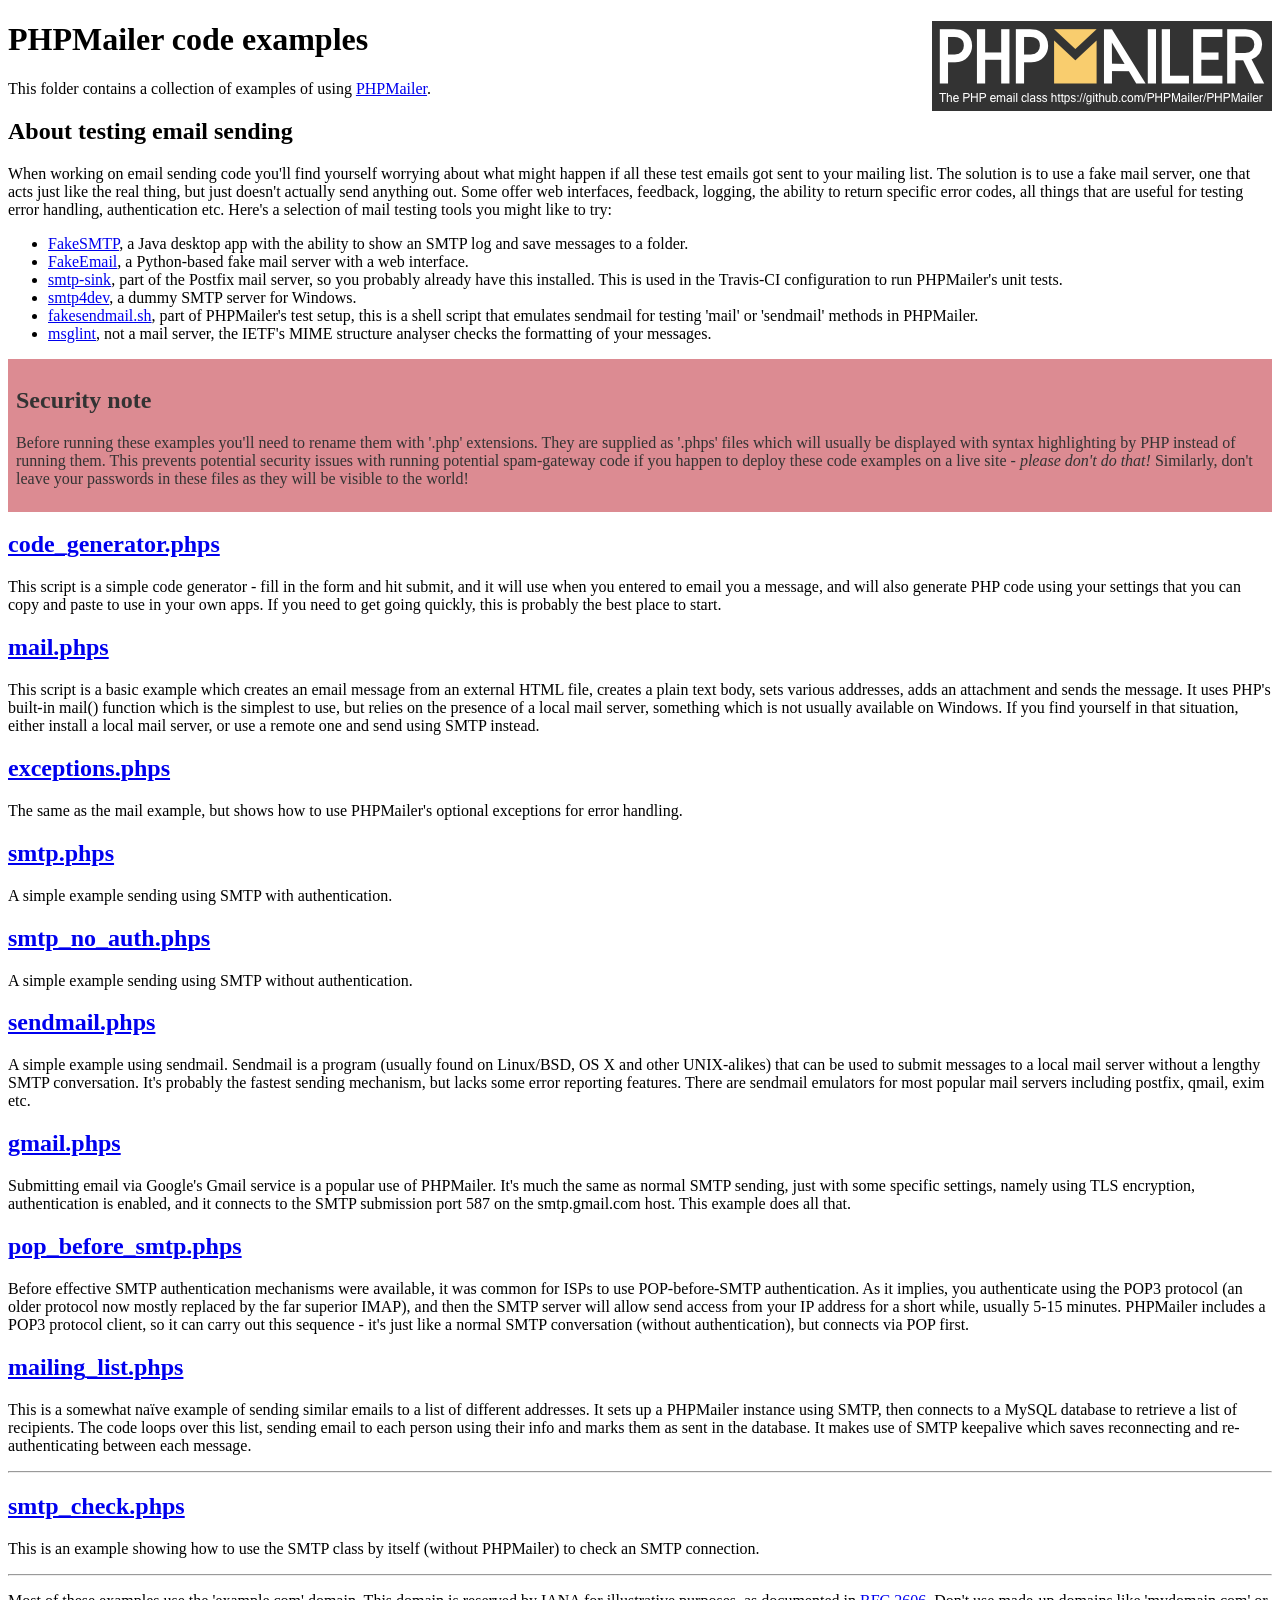
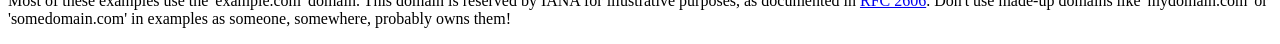
<file: portfolio/creative/PHPMailer/examples/index.html>
<!DOCTYPE html>
<html>
<head>
	<meta charset="UTF-8">
	<title>PHPMailer Examples</title>
</head>
<body>
<h1>PHPMailer code examples<a href="https://github.com/PHPMailer/PHPMailer"><img src="images/phpmailer.png" style="float:right; border:0;" alt="PHPMailer logo"></a></h1>
<p>This folder contains a collection of examples of using <a href="https://github.com/PHPMailer/PHPMailer">PHPMailer</a>.</p>
<h2>About testing email sending</h2>
<p>When working on email sending code you'll find yourself worrying about what might happen if all these test emails got sent to your mailing list. The solution is to use a fake mail server, one that acts just like the real thing, but just doesn't actually send anything out. Some offer web interfaces, feedback, logging, the ability to return specific error codes, all things that are useful for testing error handling, authentication etc. Here's a selection of mail testing tools you might like to try:</p>
<ul>
  <li><a href="https://github.com/Nilhcem/FakeSMTP">FakeSMTP</a>, a Java desktop app with the ability to show an SMTP log and save messages to a folder. </li>
  <li><a href="https://github.com/isotoma/FakeEmail">FakeEmail</a>, a Python-based fake mail server with a web interface.</li>
  <li><a href="http://www.postfix.org/smtp-sink.1.html">smtp-sink</a>, part of the Postfix mail server, so you probably already have this installed. This is used in the Travis-CI configuration to run PHPMailer's unit tests.</li>
  <li><a href="http://smtp4dev.codeplex.com">smtp4dev</a>, a dummy SMTP server for Windows.</li>
  <li><a href="https://github.com/PHPMailer/PHPMailer/blob/master/test/fakesendmail.sh">fakesendmail.sh</a>, part of PHPMailer's test setup, this is a shell script that emulates sendmail for testing 'mail' or 'sendmail' methods in PHPMailer.</li>
  <li><a href="http://tools.ietf.org/tools/msglint/">msglint</a>, not a mail server, the IETF's MIME structure analyser checks the formatting of your messages.</li>
</ul>
<div style="padding: 8px; color: #333333; background-color: #dc8b92">
<h2>Security note</h2>
<p>Before running these examples you'll need to rename them with '.php' extensions. They are supplied as '.phps' files which will usually be displayed with syntax highlighting by PHP instead of running them. This prevents potential security issues with running potential spam-gateway code if you happen to deploy these code examples on a live site - <em>please don't do that!</em> Similarly, don't leave your passwords in these files as they will be visible to the world!</p>
</div>
<h2><a href="code_generator.phps">code_generator.phps</a></h2>
<p>This script is a simple code generator - fill in the form and hit submit, and it will use when you entered to email you a message, and will also generate PHP code using your settings that you can copy and paste to use in your own apps. If you need to get going quickly, this is probably the best place to start.</p>
<h2><a href="mail.phps">mail.phps</a></h2>
<p>This script is a basic example which creates an email message from an external HTML file, creates a plain text body, sets various addresses, adds an attachment and sends the message. It uses PHP's built-in mail() function which is the simplest to use, but relies on the presence of a local mail server, something which is not usually available on Windows. If you find yourself in that situation, either install a local mail server, or use a remote one and send using SMTP instead.</p>
<h2><a href="exceptions.phps">exceptions.phps</a></h2>
<p>The same as the mail example, but shows how to use PHPMailer's optional exceptions for error handling.</p>
<h2><a href="smtp.phps">smtp.phps</a></h2>
<p>A simple example sending using SMTP with authentication.</p>
<h2><a href="smtp_no_auth.phps">smtp_no_auth.phps</a></h2>
<p>A simple example sending using SMTP without authentication.</p>
<h2><a href="sendmail.phps">sendmail.phps</a></h2>
<p>A simple example using sendmail. Sendmail is a program (usually found on Linux/BSD, OS X and other UNIX-alikes) that can be used to submit messages to a local mail server without a lengthy SMTP conversation. It's probably the fastest sending mechanism, but lacks some error reporting features. There are sendmail emulators for most popular mail servers including postfix, qmail, exim etc.</p>
<h2><a href="gmail.phps">gmail.phps</a></h2>
<p>Submitting email via Google's Gmail service is a popular use of PHPMailer. It's much the same as normal SMTP sending, just with some specific settings, namely using TLS encryption, authentication is enabled, and it connects to the SMTP submission port 587 on the smtp.gmail.com host. This example does all that.</p>
<h2><a href="pop_before_smtp.phps">pop_before_smtp.phps</a></h2>
<p>Before effective SMTP authentication mechanisms were available, it was common for ISPs to use POP-before-SMTP authentication. As it implies, you authenticate using the POP3 protocol (an older protocol now mostly replaced by the far superior IMAP), and then the SMTP server will allow send access from your IP address for a short while, usually 5-15 minutes. PHPMailer includes a POP3 protocol client, so it can carry out this sequence - it's just like a normal SMTP conversation (without authentication), but connects via POP first.</p>
<h2><a href="mailing_list.phps">mailing_list.phps</a></h2>
<p>This is a somewhat naïve example of sending similar emails to a list of different addresses. It sets up a PHPMailer instance using SMTP, then connects to a MySQL database to retrieve a list of recipients. The code loops over this list, sending email to each person using their info and marks them as sent in the database. It makes use of SMTP keepalive which saves reconnecting and re-authenticating between each message.</p>
<hr>
<h2><a href="smtp_check.phps">smtp_check.phps</a></h2>
<p>This is an example showing how to use the SMTP class by itself (without PHPMailer) to check an SMTP connection.</p>
<hr>
<p>Most of these examples use the 'example.com' domain. This domain is reserved by IANA for illustrative purposes, as documented in <a href="http://tools.ietf.org/html/rfc2606">RFC 2606</a>. Don't use made-up domains like 'mydomain.com' or 'somedomain.com' in examples as someone, somewhere, probably owns them!</p>
</body>
</html>
</file>
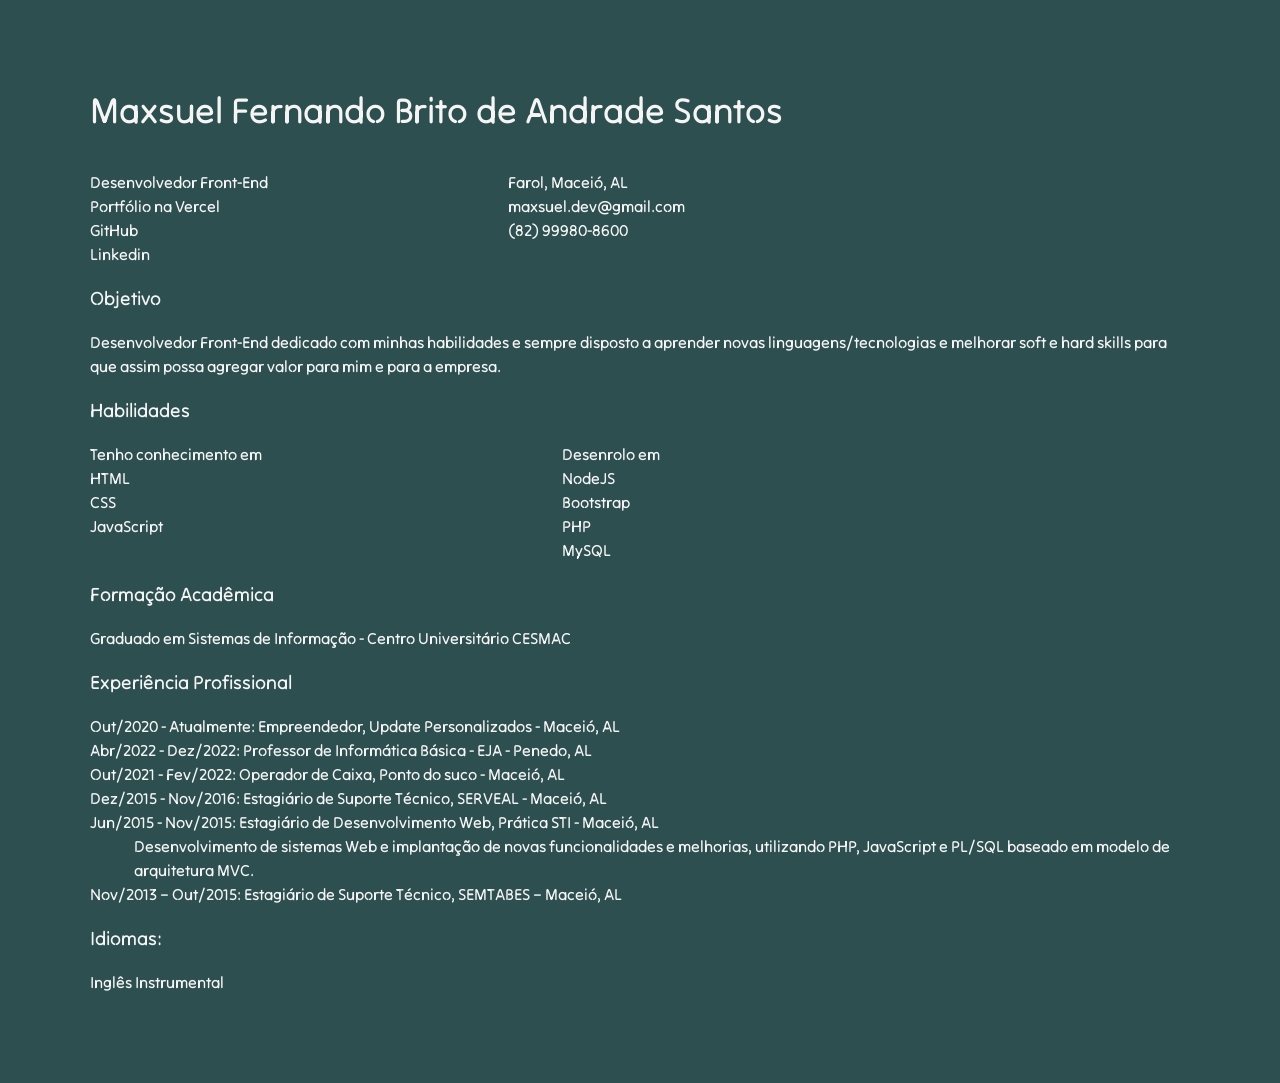
<file: curriculo.html>
<!DOCTYPE html>
<html lang="pt-br">
<head>
    <meta charset="UTF-8">
    <meta http-equiv="X-UA-Compatible" content="IE=edge">
    <meta name="viewport" content="width=device-width, initial-scale=1.0">
    <title>Currículo - Maxsuel Fernando</title>
    <link rel="stylesheet" href="css/style.css">
</head>
<body>
    <header class="header">
        <div class="topoContainer">
            <div class="headerInfo">
                <p>Maxsuel Fernando</p>
                <p>maxsuel.dev@gmail.com</p>
            </div>
    
            <div class="iconHamburguer">
                <div class="hamburguer"></div>
            </div>
        </div>
        <nav class="headerMenu">
            <a href="index.html">Index</a>
            <a href="curriculo.html">Currículo</a>
        </nav>
    </header>
    <main class="apresentacao">
        <section class="apresentacao__conteudo apresentacao__conteudo__curriculo">
            <h2 class="apresentacao__conteudo__titulo">Maxsuel Fernando Brito de Andrade Santos</h2>
            <div class="container__curriculo__lista">
                <div class="apresentacao__lista">
                    <p>Desenvolvedor Front-End</p>
                    <a href="https://portfolio-one-ashen-57.vercel.app/"><strong>Portfólio na Vercel</strong></a>
                    <a href="https://github.com/maxsueldev"><strong>GitHub</strong></a>
                    <a href="https://br.linkedin.com/in/maxsuelfernandob"><strong>Linkedin</strong></a>
                </div>
                <div class="apresentacao__lista">
                    <p>Farol, Maceió, AL</p>
                    <p>maxsuel.dev@gmail.com</p>
                    <p>(82) 99980-8600</p>
                </div>
            </div>

            <h3>Objetivo</h3>
            <p>Desenvolvedor Front-End dedicado com minhas habilidades e
                sempre disposto a aprender novas linguagens/tecnologias e melhorar
                soft e hard skills para que assim possa agregar valor para mim e para a
                empresa.</p>

            <h3>Habilidades</h3>
            <div class="habilidades__container">
                <div>
                    <p><strong>Tenho conhecimento em</strong></p>
                    <ul>
                        <li>HTML</li>
                        <li>CSS</li>
                        <li>JavaScript</li>
                    </ul>
                </div>
                <div>
                    <p><strong>Desenrolo em</strong></p>
                    <ul>
                        <li>NodeJS</li> 
                        <li>Bootstrap</li>
                        <li>PHP</li>
                        <li>MySQL</li>
                    </ul>
                </div>
            </div>

            <h3>Formação Acadêmica</h3>
            <p>Graduado em Sistemas de Informação - Centro Universitário CESMAC</p>

            <h3>Experiência Profissional</h3>
            <ul>
                <li>Out/2020 - Atualmente: Empreendedor, Update Personalizados - Maceió, AL</li> 
                <li>Abr/2022 - Dez/2022: Professor de Informática Básica - EJA - Penedo, AL</li>
                <li>Out/2021 - Fev/2022: Operador de Caixa, Ponto do suco - Maceió, AL</li>
                <li>Dez/2015 - Nov/2016: Estagiário de Suporte Técnico, SERVEAL - Maceió, AL</li>
                <li>Jun/2015 - Nov/2015: Estagiário de Desenvolvimento Web, Prática STI - Maceió, AL
                    <br><p class="descricao__exp__praticaSTI">Desenvolvimento de sistemas Web e implantação de novas
                    funcionalidades e melhorias, utilizando PHP, JavaScript e PL/SQL
                    baseado em modelo de arquitetura MVC.</p>
                </li>
                <li>Nov/2013 – Out/2015: Estagiário de Suporte Técnico, SEMTABES –
                    Maceió, AL</li>
            </ul>

            <h3>Idiomas: </h3><p>Inglês Instrumental</p>
        </section>
    </main>
    <footer>

    </footer>
    <script src="js/jquery-3.2.1.min.js"></script>
    <script src="js/libs/visibility.js"></script>
	<script src="js/script.js"></script>
</body>
</html>
</file>
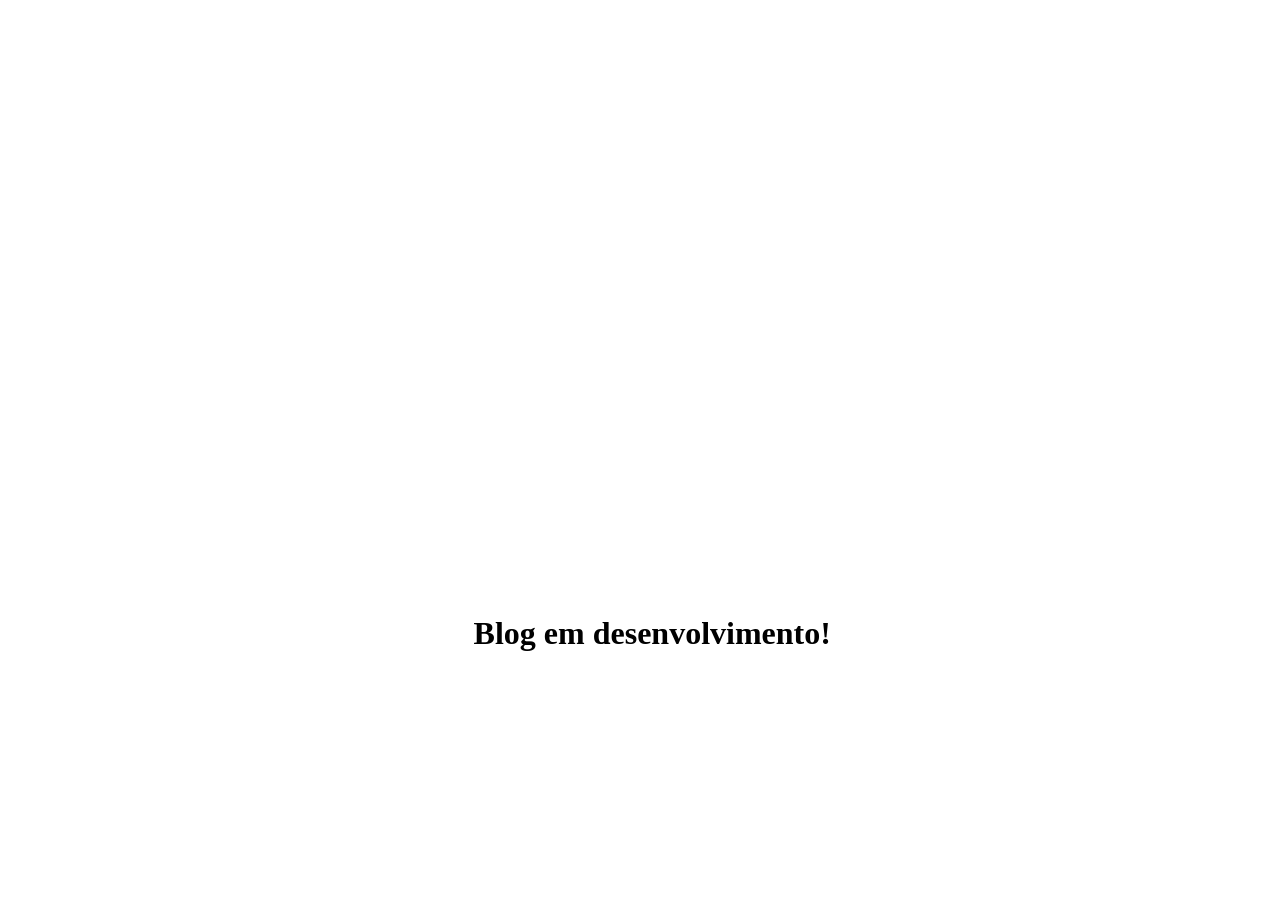
<file: portfolio/vamosMudarOMundo/blog/manutencao.html>
<!DOCTYPE html>
<html lang="pt-br">
<head>
	<title>Vamos mudar o mundo/Blog - Em desenvolvimento</title>
	<link rel="shortcut icon" href="../img/favicon.ico">
	<meta charset="UTF-8">
	<meta name="description" content="Apaixonada por tecnologia e inovação, ministra palestras empreendedoras e motivacionais em todo o estado de Alagoas">
	<meta name="viewport" content="width=device-width, initial-scale=1">

	<style>

		.content {
			text-align: center;
		}

		img {
			width: 750px;
			height: 400px;
			margin-top: 7%;
		}

		h1 {
			position: absolute; 
			top: 66%; 
			left: 37%;
		}

		@media only screen and (max-width: 767px) {  /* Smartphone */

			img {
				width: 300px;
				height: 100px;
				position: absolute;
				top: 30%;
				left: 3%;
			}

			h1 {
				font-size: 20px;
				top: 50%;
				left: 10%;
			}

		}	
	</style>

</head>
<body>
	<div class="content">
		<h1>Blog em desenvolvimento!</h1>
	</div>

	<!-- Google Analytics -->
	<script>
  		(function(i,s,o,g,r,a,m){i['GoogleAnalyticsObject']=r;i[r]=i[r]||function(){
  		(i[r].q=i[r].q||[]).push(arguments)},i[r].l=1*new Date();a=s.createElement(o),
  		m=s.getElementsByTagName(o)[0];a.async=1;a.src=g;m.parentNode.insertBefore(a,m)
  		})(window,document,'script','https://www.google-analytics.com/analytics.js','ga');

  		ga('create', 'UA-68568389-2', 'auto');
  		ga('send', 'pageview');
	</script>
	
</body>
</html>
</file>
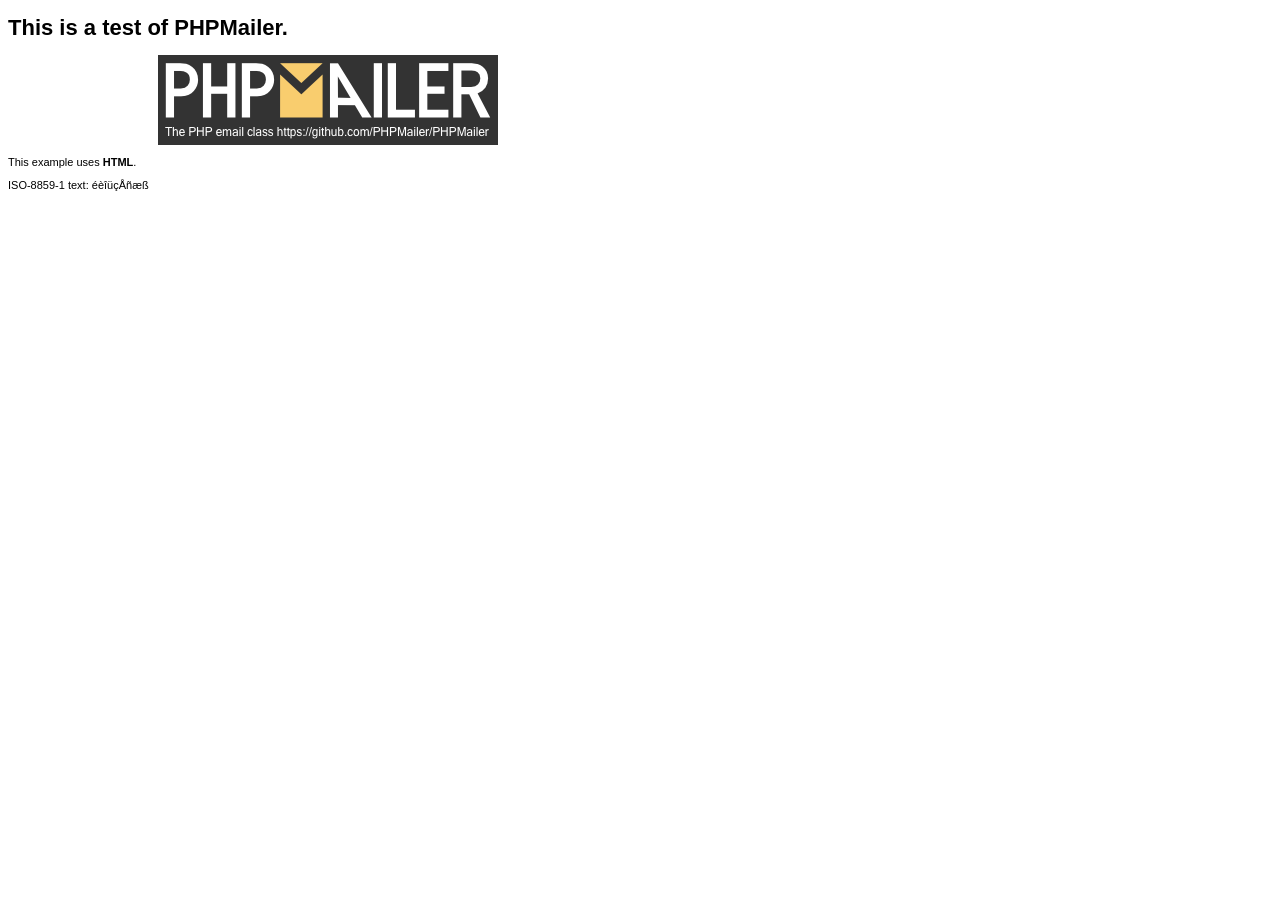
<file: portfolio/creative/PHPMailer/examples/contents.html>
<!DOCTYPE HTML PUBLIC "-//W3C//DTD HTML 4.01 Transitional//EN" "http://www.w3.org/TR/html4/loose.dtd">
<html>
<head>
  <meta http-equiv="Content-Type" content="text/html; charset=iso-8859-1">
  <title>PHPMailer Test</title>
</head>
<body>
<div style="width: 640px; font-family: Arial, Helvetica, sans-serif; font-size: 11px;">
  <h1>This is a test of PHPMailer.</h1>
  <div align="center">
    <a href="https://github.com/PHPMailer/PHPMailer/"><img src="images/phpmailer.png" height="90" width="340" alt="PHPMailer rocks"></a>
  </div>
  <p>This example uses <strong>HTML</strong>.</p>
  <p>ISO-8859-1 text: ���������</p>
</div>
</body>
</html>
</file>
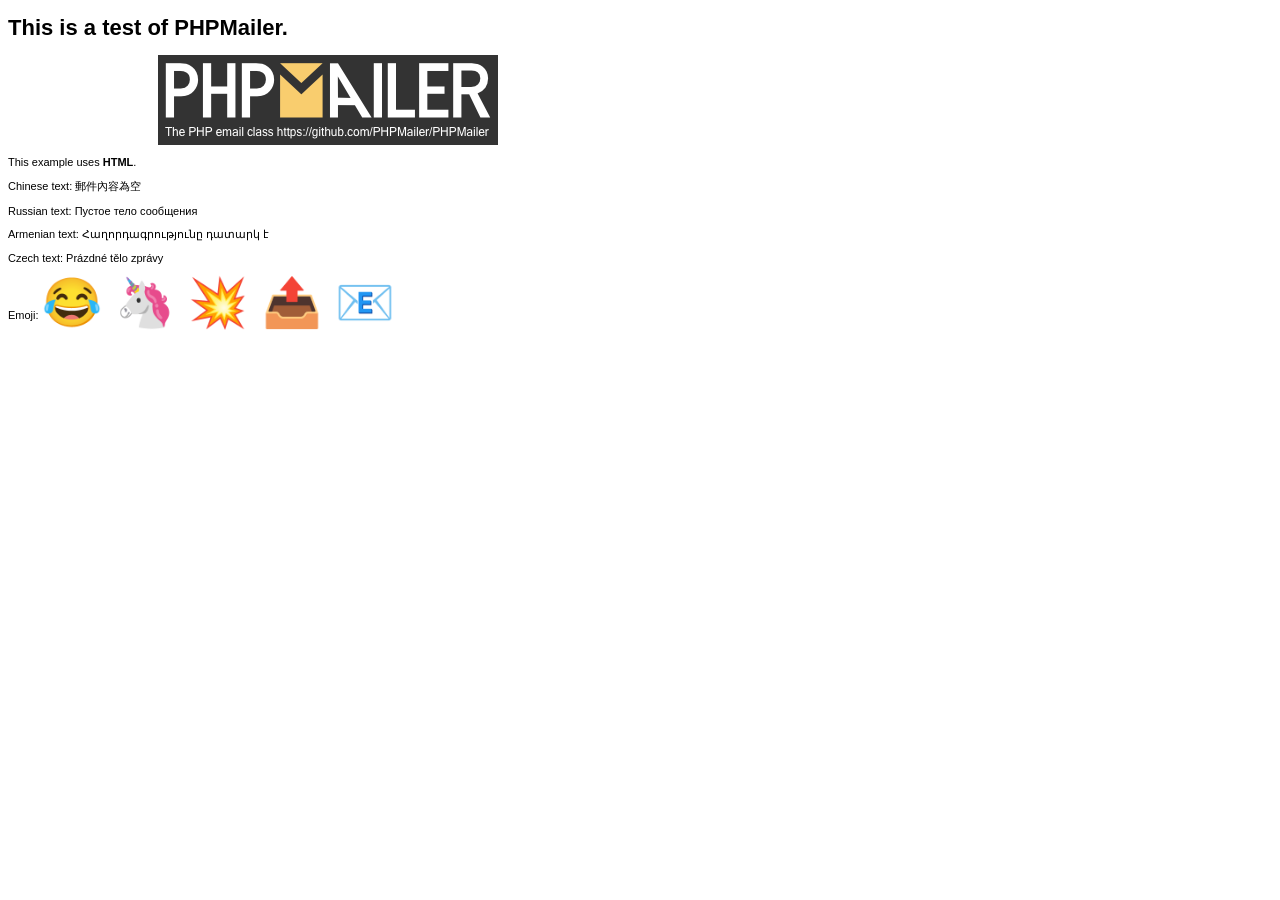
<file: portfolio/creative/PHPMailer/examples/contentsutf8.html>
<!DOCTYPE HTML PUBLIC "-//W3C//DTD HTML 4.01 Transitional//EN" "http://www.w3.org/TR/html4/loose.dtd">
<html>
<head>
  <meta http-equiv="Content-Type" content="text/html; charset=utf-8">
  <title>PHPMailer Test</title>
</head>
<body>
<div style="width: 640px; font-family: Arial, Helvetica, sans-serif; font-size: 11px;">
  <h1>This is a test of PHPMailer.</h1>
  <div align="center">
    <a href="https://github.com/PHPMailer/PHPMailer/"><img src="images/phpmailer.png" height="90" width="340" alt="PHPMailer rocks"></a>
  </div>
  <p>This example uses <strong>HTML</strong>.</p>
  <p>Chinese text: 郵件內容為空</p>
  <p>Russian text: Пустое тело сообщения</p>
  <p>Armenian text: Հաղորդագրությունը դատարկ է</p>
  <p>Czech text: Prázdné tělo zprávy</p>
  <p>Emoji: <span style="font-size: 48px">😂 🦄 💥 📤 📧</span></p>
</div>
</body>
</html>
</file>
<file: css/style.css>
@import url("https://fonts.googleapis.com/css2?family=Tilt+Neon&display=swap"); /**
 * Remove anchor text-decoration
 */
a {
  text-decoration: none;
}

/**
 * Remove list-style
 */
ol, ul {
  list-style: none;
}

html, body, div, span, iframe, h1, h2, h3, h4, h5, h6, p, blockquote, a, em, img, dl, dt, dd, ol, ul, li,
fieldset, form, label, legend, article, footer, header, nav, section, main, figure {
  margin: 0;
  padding: 0;
  border: 0;
  vertical-align: baseline;
}

h1, h2, h3, h4, h5, h6, p, a, ul {
  font-size: 1em;
  font-weight: normal;
}

body {
  width: 100%;
  height: 100%;
  background-color: #2C3333;
  font-family: "Tilt Neon", sans-serif;
}

h2 {
  font-size: 2em;
}

h3 {
  font-size: 1.2em;
}

hr.separador {
  height: 0.1em;
  margin: 1em 0 2em 0;
}

hr.separador-pri { /* refatorar nome da classe */
  background-color: #0E8388;
}

hr.separador-seg { /* refatorar nome da classe */
  background-color: #CBE4DE;
}

/* /////// ICON HAMBURGUER ///////// */
.iconHamburguer {
  position: absolute;
  top: 22%;
  right: 0;
  width: 1.3em;
  height: 5em;
  cursor: pointer;
  transform: translate(-50%, -50%);
}
.iconHamburguer .hamburguer {
  width: 2em;
  height: 0.25em;
  background-color: #F5F5F5;
  position: absolute;
  top: 75%;
  right: 0;
  transform: translate(-50%, -50%);
  box-shadow: 0 2px 5px rgba(0, 0, 0, 0.2);
  transition: 0.5s;
}
.iconHamburguer .hamburguer:before, .iconHamburguer .hamburguer:after {
  content: "";
  position: absolute;
  width: 2em;
  height: 0.25em;
  background-color: #F5F5F5;
  box-shadow: 0 2px 5px rgba(0, 0, 0, 0.2);
  transition: 0.5s;
}
.iconHamburguer .hamburguer:before {
  top: -12px;
}
.iconHamburguer .hamburguer:after {
  top: 12px;
}

.iconHamburguer.active .hamburguer {
  background-color: rgba(0, 0, 0, 0);
  box-shadow: 0 2px 5px rgba(0, 0, 0, 0);
}
.iconHamburguer.active .hamburguer:before {
  top: 0;
  transform: rotate(45deg);
}
.iconHamburguer.active .hamburguer:after {
  top: 0;
  transform: rotate(135deg);
}

/* /////////////////////////////////////// HEADER //////////////////////////////////// */
.header {
  position: absolute;
  width: 100%;
  display: flex;
  flex-direction: column;
  justify-content: space-between;
  font-family: "Edu QLD Beginner";
  font-size: 1.1em;
  line-height: 0.8em;
  height: 2.6em;
  color: #F5F5F5;
  background-color: #0E8388;
  padding: 1.2em 0;
  border: 3px solid #000000;
}
.header .headerInfo {
  display: flex;
  flex-direction: column;
  gap: 5px;
  padding-left: 1.2em;
}
.header .headerMenu {
  display: none;
  flex-direction: column;
  gap: 35px;
  align-items: flex-end;
  /* justify-content: center;    */
  background-color: #2E4F4F;
  z-index: 0;
  padding: 1.5em 2em;
  margin-top: 2em;
}
.header .headerMenu.active {
  display: flex;
  animation: fade-in 1.5s forwards;
}
.header .headerMenu a {
  color: #F5F5F5;
  font-size: 1.6em;
  line-height: 2em;
  text-decoration: none;
}

@keyframes fade-in {
  0% {
    opacity: 0;
  }
  100% {
    opacity: 1;
  }
}
@media (min-width: 1040px) {
  .header {
    display: none;
  }
}
/* /////////////////////////////////////// INTRO //////////////////////////////////// */
.intro {
  background-color: #2E4F4F;
  background-size: cover;
  width: 100%;
  height: 100vh;
  display: flex;
  flex-direction: column;
  justify-content: center;
  color: #F5F5F5;
  text-align: center;
  /* padding-top: 42%;   */
  margin-top: 0;
}
.intro .intro-container {
  padding-top: 5em;
}
.intro .intro-container h1 {
  font-size: 2.4em;
}
@media (min-width: 834px) {
  .intro .intro-container h1 {
    font-size: 3.8em;
  }
}
@media (min-width: 1040px) {
  .intro .intro-container h1 {
    font-size: 5.4em;
  }
}
.intro .intro-container .intro-funcao {
  margin-top: 1em;
}
.intro .intro-container .intro-funcao h3 {
  font-size: 1.2em;
  line-height: 1.5em;
}
@media (min-width: 834px) {
  .intro .intro-container .intro-funcao h3 {
    font-size: 1.6em;
    line-height: 1.4em;
  }
}
@media (min-width: 1040px) {
  .intro .intro-container .intro-funcao h3 {
    font-size: 2.4em;
  }
}
@media (min-width: 1040px) {
  .intro .intro-container .intro-funcao {
    display: flex;
    justify-content: center;
    margin: 0 0 2em 0;
  }
}
.intro .intro-container .redes-sociais {
  display: flex;
  justify-content: center;
  gap: 8px;
  margin: 1em 0 4em 0;
}
.intro .intro-container .redes-sociais img {
  width: 36px;
  height: 36px;
}
@media (min-width: 1040px) {
  .intro .intro-container .redes-sociais {
    gap: 14px;
    margin: 1em 0 5em 0;
  }
}
.intro .intro-container .call-contato {
  font-size: 1em;
  font-weight: bold;
  color: #F5F5F5;
  background-color: #0E8388;
  text-decoration: none;
  border: 3px solid #000000;
  border-radius: 34px;
  padding: 1.3em 1.4em;
}

/* /////////////////////////////////////// SOBRE //////////////////////////////////// */
.sobre {
  background-color: #F5F5F5;
  padding: 2em;
}
.sobre .sobre-container {
  display: flex;
  flex-direction: column;
}
.sobre .sobre-container .sobre-top {
  display: flex;
  align-items: baseline;
  margin: 1em 0;
}
.sobre .sobre-container .profissao-container {
  line-height: 1.8em;
  margin-bottom: 1.6em;
}
.sobre .sobre-container .texto {
  margin-bottom: 0.6em;
  line-height: 1.5em;
}
@media (min-width: 834px) {
  .sobre .sobre-container .texto {
    display: flex;
    align-items: center;
    gap: 25px;
    margin-bottom: 2em;
  }
}
.sobre .sobre-container .texto .maxsuel_img {
  text-align: center;
  margin-top: 2em;
}
.sobre .sobre-container .texto .maxsuel_img .maxsuelfernando {
  width: 50%;
  height: 50%;
}
@media (min-width: 834px) {
  .sobre .sobre-container .texto .maxsuel_img .maxsuelfernando {
    width: 100%;
    height: 100%;
  }
}
@media (min-width: 834px) {
  .sobre .sobre-container .texto p {
    font-size: 1em;
  }
}
@media (min-width: 1040px) {
  .sobre .sobre-container .texto p {
    font-size: 1.2em;
  }
}
.sobre .sobre-container .containerEndSobre {
  display: flex;
  flex-direction: column;
  align-items: center;
}
.sobre .sobre-container .containerEndSobre .sobre-info-contact {
  display: flex;
  flex-direction: column;
}
.sobre .sobre-container .containerEndSobre .sobre-info-contact h3 {
  margin: 0.1em 0;
}

/* ///////////////////////////////////// PORTFOLIO ///////////////////////////////// */
.portfolio {
  color: #F5F5F5;
  background-color: #2E4F4F;
  padding: 2em;
}
.portfolio .portfolio-top {
  display: flex;
  align-items: baseline;
  margin: 1em 0;
}
.portfolio .pjt_reais .pjt_title {
  margin-bottom: 0.6em;
}
.portfolio .pjt_reais, .portfolio .templates-container {
  height: 100%;
  display: flex;
  flex-direction: column;
  text-align: center;
}
.portfolio .pjt_reais a, .portfolio .templates-container a {
  margin: 0.4em 0;
}
.portfolio .pjt_reais img, .portfolio .templates-container img {
  width: 80%;
  height: 80%;
  margin: 1.2em 0;
}
@media (min-width: 1040px) {
  .portfolio .pjt_reais .projetos-flex, .portfolio .templates-container .projetos-flex {
    display: flex;
    flex-direction: row;
  }
}

/* /////////////////////////////// CONTATO //////////////////////// */
.contato {
  background-color: #F5F5F5;
  padding: 2em;
}
.contato .contato-top {
  display: flex;
  align-items: baseline;
}
.contato .form input, .contato .form textarea {
  width: 92%;
  display: block;
  outline: 0;
  font-size: 1.5em;
  background-color: #CBE4DE;
  border: 2px solid #2C3333;
}
.contato .button-form {
  text-align: center;
}
.contato button {
  cursor: pointer;
  font-size: 1em;
  color: #0E8388;
  background-color: #CBE4DE;
  border: 2px solid #2C3333;
  border-radius: 16px;
  padding: 1em 4em;
  margin: 1em 0 2em 0;
}
.contato button:hover {
  outline-color: rgba(255, 255, 255, 0);
  outline-offset: 1em;
}
.contato h3 {
  margin-top: 1.2em;
  line-height: 1.5em;
}
.contato input, .contato textarea {
  padding: 1em;
  margin: 1em 0;
  border-radius: 0.6em;
}

/* ///////////////////////////////// FOOTER //////////////////////////// */
.footer {
  height: 17%;
  display: flex;
  justify-content: center;
  align-items: center;
  background-color: #0E8388;
  padding: 1.2em 0;
}
.footer a img {
  width: 60%;
  height: 60%;
  /* margin-top: .1em; */
}

/* /////////////////////////CURRICULO ///////////////////////////////// */
.apresentacao {
  display: flex;
  align-items: center;
  justify-content: space-between;
  line-height: 1.5em;
  background-color: #2E4F4F;
  color: #F5F5F5;
  padding: 7%;
}
.apresentacao .apresentacao__conteudo {
  width: 100%;
  /* height: 482px; */
  display: flex;
  flex-direction: column;
  gap: 10px;
}
.apresentacao .apresentacao__conteudo.apresentacao__conteudo__curriculo {
  gap: 20px;
}
.apresentacao .apresentacao__conteudo .apresentacao__conteudo__titulo {
  font-size: 2.25rem;
  line-height: 40px;
  margin-top: 80px;
  margin-bottom: 20px;
}
@media (min-width: 1040px) {
  .apresentacao .apresentacao__conteudo .apresentacao__conteudo__titulo {
    margin-top: 0;
  }
}
.apresentacao .apresentacao__conteudo .apresentacao__conteudo__texto {
  font-size: 1.5rem;
}
.apresentacao .apresentacao__conteudo .apresentacao__lista {
  display: flex;
  flex-direction: column;
}
.apresentacao .apresentacao__conteudo .apresentacao__lista a {
  text-decoration: none;
  color: #F5F5F5;
}
.apresentacao .apresentacao__conteudo .container__curriculo__lista {
  display: flex;
  flex-direction: column;
  gap: 30px;
}
@media (min-width: 834px) {
  .apresentacao .apresentacao__conteudo .container__curriculo__lista {
    flex-direction: row;
    gap: 140px;
  }
}
@media (min-width: 1040px) {
  .apresentacao .apresentacao__conteudo .container__curriculo__lista {
    gap: 240px;
  }
}
.apresentacao .habilidades__container {
  display: flex;
  flex-direction: column;
  justify-content: space-around;
  gap: 25px;
}
@media (min-width: 834px) {
  .apresentacao .habilidades__container {
    flex-direction: row;
    justify-content: flex-start;
    gap: 200px;
  }
}
@media (min-width: 1040px) {
  .apresentacao .habilidades__container {
    gap: 300px;
  }
}
.apresentacao .descricao__exp__praticaSTI {
  padding-left: 4%;
}/*# sourceMappingURL=style.css.map */
</file>
<file: portfolio/site4/css/style-raw.css>
/* Elementos principais */

body {
	font-family: Arial, Helvetica, sans-serif;
}

/* Header */

.header {
	height: 70px;
	width: 100%;
	position: fixed;
	top: 0;
	padding-top: 22px;
	background: #F4F7F6;
	border: 1px solid #E6EAEA;
	z-index: 1;
}

.header_logo {
	font-weight: bold;
	font-size: 20px;
	text-transform: uppercase;
	color: #000;
	float: left;
}

/* Nav-menu-responsivo */

.nav-menu-responsivo {
	display: none;	
	margin-top: 12px;
}

.nav-menu-responsivo ul {
	background-color: rgba(0, 0, 0, 0.75);
	text-align: right;
}

.nav-menu-responsivo ul li {
	padding: 15px 0;
}

.nav-menu-responsivo ul li a {
	color: #fff;
	padding: 15px 0 15px 150px; 
}
 
.nav-menu-responsivo ul li a:hover {
	color: #000;
}

.menu {
	width: 26px;
	height: 20px;
	display: none;
}

/**/

.header_menu {
	float: right;
}

.header_menu ul li {
	display: inline-block;
	padding-left: 10px;
}

.header_menu ul li a {
	font-size: 12px;
	font-weight: bold;
	text-transform: uppercase;
	text-decoration: none;
	padding: 10px 0;
	color: #000;
}

.header_menu ul li a:hover {
	color: #64686A;
	transition: color 0.2s linear;
}

/* Intro */

.intro {
	width: 100%;
	height: 525px;
	text-align: center;
	background: url("../img/intro.jpg") no-repeat center;
	background-size: cover;
	margin-top: 50px;
}

/* Portfolio */

.portfolio {
	padding-top: 80px;
	background: #F4F7F6;
}

.portfolio_intro {
	padding-bottom: 40px;
}

.jobs-intro {
	float: left;
}

.portfolio_menu {
	text-align: right;
}

.portfolio_menu ul li {
	display: inline-block;
	margin-left: 20px;
}

.portfolio_menu ul li a {
	color: #000;
	font-size: 16px;
}

.portfolio_menu ul li a strong {
	padding-bottom: 4px;
	border-bottom: 2.5px solid #000;
}

.box-item {
	height: 450px;
	background: #FCFCFC;
	margin-bottom: 20px;
}

figure {
	margin-bottom: 35px;
}

.img-item {
	width: 300px;
	height: 250px;
}

.box-info-line {
	font-size: 13px;
	padding: 10px 20px;
}

.name-item, .name-jobs {
	color: #000;
}

.name-item:hover {
	color: #64686A;
	transition: color 0.2s linear;
}

.author-item {
	color: #47AB9E;
}

.author-item:hover {
	color: #000;
	transition: color 0.2s linear;
}

.button-item {
	text-align: center;
}

.btn-access {
	font-size: 12px;
	font-weight: bold;
	color: #000;
	padding: 6px 15px;
	background: #F4F7F6;
	border: 1px solid #E6EAEA;
	display: inline-block;
}

.load-more-itens {
	text-align: center;
}

.btn-load-more-itens {
	font-size: 14px;
	color: #000;
	padding: 20px 40px;
	margin: 30px 0 50px 0;
	background: #FCFCFC;
	border: 1px solid #E6EAEA;
	display: inline-block;
}

/* Footer */

footer {
	height: 60px;
	text-align: center;
	font-size: 12px;
	color: #DBE0DF;
	padding-top: 25px;
	background: #3F3F3F;
}
</file>
<file: portfolio/site4/css/responsivo.css>
@media only screen and (min-width: 768px) and (max-width: 959px) {

.img-item {
	width: 236px;
	height: 186px;
}

figure {
	margin-bottom: 0;
}

.box-item {
	height: 360px;
}

}

@media only screen and (max-width: 767px) {

/* Header */

.header {
	height: 50px;
	padding-top: 14px;
}

.menu {
	display: block;
	cursor: pointer;
}

.header_menu ul {
	display: none;
}

.showing {
	display: block;
}

/* Intro */

.intro {
	background: url("../img/intro-mobile.png") no-repeat center;
	background-size: cover;
}

/* Portfólio */

.portfolio {
	padding-top: 50px;
}

.portfolio_intro {
	padding-bottom: 25px;
	text-align: center;
}

.jobs-intro {
	float: none;
}

.portfolio_menu {
	text-align: center;
	padding-top: 35px;
}

.portfolio_menu ul li {
	margin: 0 10px;
}

.box-item {
	height: 390px;
	margin-bottom: 30px;
}

figure {
	margin-bottom: 5px;
}

.box-info-line {
	font-size: 13px;
	padding: 7px 20px;
}

.btn-load-more-itens {
	margin: 3px 0 30px 0;
	background: #FCFCFC;
	border: 1px solid #E6EAEA;
	display: inline-block;
}

/* Footer */

footer {
	padding-top: 18px;
	line-height: 15px;
	background: #3F3F3F;
}

}
</file>
<file: portfolio/vamosMudarOMundo/css/grid.css>
*, *:before, *:after {
  -webkit-box-sizing: border-box;
  -moz-box-sizing: border-box;
  box-sizing: border-box;
}

.container {
  width: 1140px;
  margin: 0 auto;
  padding: 0px;
  position: relative;
}

.container:after, .container:before {
  content: " ";
  display: table;
}

.container:after {
  clear: both;
}

.grid-1, .grid-2, .grid-3, .grid-4, .grid-5, .grid-6, .grid-7, .grid-8, .grid-9, .grid-10, .grid-11, .grid-12, 
.grid-13, .grid-14, .grid-15, .grid-16, .grid-1-3 {
  float: left;
  margin-left: 10px;
  margin-right: 10px;
}

.grid-1 {width: 51.25px;}
.grid-2 {width: 122.5px;}
.grid-3 {width: 193.75px;}
.grid-4 {width: 265px;}
.grid-5 {width: 336.25px;}
.grid-6 {width: 407.5px;}
.grid-7 {width: 478.75px;}
.grid-8 {width: 550px;}
.grid-9 {width: 621.25px;}
.grid-10 {width: 692.5px;}
.grid-11 {width: 763.75px;}
.grid-12 {width: 835px;}
.grid-13 {width: 906.25px;}
.grid-14 {width: 977.5px;}
.grid-15 {width: 1048.75px;}
.grid-16 {width: 1120px;}
.grid-1-3 {width: 360px;
float: left;}

@media only screen and (min-width: 960px) and (max-width: 1160px) {

.container {
  width: 960px;
}

.grid-1 {width: 40px;}
.grid-2 {width: 100px;}
.grid-3 {width: 160px;}
.grid-4 {width: 220px;}
.grid-5 {width: 280px;}
.grid-6 {width: 340px;}
.grid-7 {width: 400px;}
.grid-8 {width: 460px;}
.grid-9 {width: 520px;}
.grid-10 {width: 580px;}
.grid-11 {width: 640px;}
.grid-12 {width: 700px;}
.grid-13 {width: 760px;}
.grid-14 {width: 820px;}
.grid-15 {width: 880px;}
.grid-16 {width: 940px;}
.grid-1-3 {width: 300px;}

}

@media only screen and (min-width: 768px) and (max-width: 959px) {

.container {
  width: 768px;
}

.grid-1 {width: 28px;}
.grid-2 {width: 76px;}
.grid-3 {width: 124px;}
.grid-4 {width: 172px;}
.grid-5 {width: 220px;}
.grid-6 {width: 268px;}
.grid-7 {width: 316px;}
.grid-8 {width: 364px;}
.grid-9 {width: 412px;}
.grid-10 {width: 460px;}
.grid-11 {width: 508px;}
.grid-12 {width: 556px;}
.grid-13 {width: 604px;}
.grid-14 {width: 652px;}
.grid-15 {width: 700px;}
.grid-16 {width: 748px;}
.grid-1-3 {width: 236px;}

}

@media only screen and (max-width: 767px) {

.container {
  width: 300px;
}

.grid-1, .grid-2, .grid-3, .grid-4, .grid-5, .grid-6, .grid-7, .grid-8, .grid-9, .grid-10, .grid-11, .grid-12, 
.grid-13, .grid-14, .grid-15, .grid-16, .grid-1-3 {
  width: 300px;
  margin: 0 0 20px 0;
  float: none;
}

}
</file>
<file: portfolio/vamosMudarOMundo/css/style-raw.css>
/* Geral */

@font-face {
  font-family: SourceSansPro-ExtraLight;
  src: local('SourceSansPro-ExtraLight.otf'), url('../font/SourceSansPro-ExtraLight.otf');
}

html, body {
  width: 100%;
  height: 100%;
  min-height: 580px;
  color: #fff;
  font-family: SourceSansPro-ExtraLight, Arial, Sans-serif;
}

a {
  color: #fff;
}

a:hover, button:hover {
  transition: .3s all ease-in;
}

img {
  max-width:100%;
}

.arrow {  
  position: absolute;
  left: 50%;
  bottom: 6%;
}

a.btn-section {
  font-size: 20px;
  border: 1px solid #fff;
  border-radius: 10px;
  padding: 15px 28px;
}

/* Header */

.header {
  background: none;
  padding: 12px 50px;
}

.logo {
  width: 190px;
  height: 80px;
  float: left;
}

.nav-menu {
  float: right;
}

.nav-menu ul li {
  display: inline-block;
  padding-top: 30px;
}

.nav-menu ul li a {
  font-size: 18px;
  margin-left: 20px;
}

.nav-menu ul li a:hover {
  color: #e44c65;
}

/* Sections */

.intro, .sobre, .blog, .proposta {
  width: 100%;
  height: 100%;
  background-repeat: no-repeat;
  background-size: cover;
  background-attachment: fixed;
  position: relative;
}

.sobre h1, .blog h1, .proposta h1, .palestras h1, .contato h1 {
  font-size: 35px;
  line-height: 45px;
  font-weight: bold;
}

.blog .content-right a:hover, .proposta .content-left .btn-center a:hover, .palestras a:hover {
  color: #e44c65;
  border-color: #e44c65;
}

.content {
  background-color: #1C1D26;
  opacity: 0.92;
  position: absolute;
}

.content-lateral {
  width: 36%;
  height: 100%;
  padding: 80px 60px;
}

.blog p, .proposta p {
  font-size: 18px;
  line-height: 34px;
  margin-top: 42px;
  margin-bottom: 50px;
}

/* Intro */

.intro {
  background-image: url('../img/sections/intro.png');
  background-position: top;
}

.frase-intro {
  width: 46%;
  text-align: center;
  position: relative;
  top: 25%;
  padding: 40px 90px;
  margin: 0 auto;
  border: 3px solid #fff;
}

.titulo-intro {
  font-size: 70px;
  line-height: 85px;
  letter-spacing: -2px;
  font-weight: bold;
  text-transform: uppercase;
}

/* Sobre */

.sobre {
  background-image: url('../img/sections/sobre.jpg');
}

.content-bottom {
  width: 100%;
  bottom: 0;
  border-top: 6px solid #e44c65;
  padding: 90px 0;
}

.sobre h1 + p {
  margin-top: 10px;
}

.sobre .col-2 p:nth-of-type(2) {
  margin-top: 15px;
}

.sobre p {
  font-size: 18px;
  line-height: 28px;
}

.sobre .container {
  width: 1260px;
}

.sobre .grid-1-3 {
  width: 360px;
  margin-left: 30px;
  margin-right: 30px;
}

/* Blog */

.blog {
  background-image: url('../img/sections/blog.png');
}

.content-right {
  right: 0;
  border-left: 6px solid #1e3b90;
}

/* Proposta */

.proposta {
  background-image: url('../img/sections/proposta.png');
}

.content-left {
  left: 0;
  border-right: 6px solid #e6563e;
}

/* Palestras */ 

.palestras {
  width: 100%;
  background-color: #1C1D26;
  text-align: center;
  position: relative;
  padding-top: 90px;
  padding-bottom: 90px;
}

.palestras h2 {
  font-size: 24px;
  margin-top: 23px;
}

.palestras h2:after {
  content: '';
  height: 3px;
  width: 320px;
  background-color: #e44c65;
  display: block;
  margin: 50px auto;
}

.icon {
  width: 42px;
  height: 42px;
}

.palestras h3 {
  font-size: 22px;
  font-weight: bold;
  margin-top: 12px;
  margin-bottom: 20px;
}

.palestras p {
  font-size: 18px;
  line-height: 25px;
}

.palestras .col-1 p {
  margin-top: 45px;
}

.palestras .grid-1-3 {
  width: 360px;
  margin-bottom: 60px;
  margin-left: 30px;
  margin-right: 30px;
}

.palestras .container {
  width: 1260px;
}

/* Contato */

.contato {
  width: 100%;
  background-color: #e44c65;
}

.contato .titulo {
  text-align: center;
  padding: 60px 280px 50px 280px;
}

.contato h2 {
  font-size: 22px;
  line-height: 30px;
  margin-top: 30px;
}

.form {
  padding-bottom: 60px;
}

.form label {
  font-size: 18px;
  line-height: 25px;
  color: #fff;
  display: block;
  margin-bottom: 6px; 
}

.form input, .form textarea {
  width: 100%;
  background: none;
  font-size: 16px;
  outline: none;
  display: block; 
  border: 2px solid #fff;
  margin-bottom: 10px;
}

.form input {
  padding: 7px 10px;
}

.form textarea {
  height: 189px;
  padding: 10px;
}

.form button {
  font-size: 14px;
  font-weight: bold;
  text-transform: uppercase;
  letter-spacing: .1em;
  color: #fff;
  cursor: pointer;
  background: none;
  border: 2px solid #fff;
  padding: 7px 40px;
  margin-top: 25px;
}

.form button:hover {
  color: #FF0101;
  border-color: #FF0101;
}

.button-form {
  clear: both;
  text-align: center;
}

.formphp label.nao-aparece, .formphp input.nao-aparece {
  display: none !important;
}

#form-erro span, #form-send span {
  font-size: 18px;
  line-height: 25px;
  font-weight: bold;
  display: block;
  margin-bottom: 12px;
}

#form-send {
  color: #0000ff;
  text-align: center;
}

#form-erro {
  color: #000;
  text-align: center;
}

/* Footer */

.footer {
  width: 100%;
  background-color: #272833;
  text-align: center;
  padding-top: 20px;
  padding-bottom: 10px;
}

.redes-sociais li {
  display: inline-block;
  margin: 0 8px 20px 8px;
}

.redes-sociais li a img{
  width: 26px;
  height: 26px;
}

.footer p {
  font-size: 12px;
}
</file>
<file: portfolio/vamosMudarOMundo/css/responsivo.css>
@media only screen and (min-width: 1228px) and (max-width: 1314px) {

/* Intro */

.frase-intro {
  padding: 40px 68px;
}

/* Palestras */

.palestras .grid-1-3 {
  width: 320px;
  margin-left: 15px;
  margin-right: 15px;
}

.palestras .container {
  width: 1050px;
}

}

@media only screen and (min-width: 1133px) and (max-width: 1227px) {

/* Intro */

.frase-intro {
  padding: 40px 48px;
}

/* Sobre, Palestras */

.sobre .container, .palestras .container {
  width: 1050px;
}

.sobre .grid-1-3, .palestras .grid-1-3 {
  width: 320px;
  margin-left: 15px;
  margin-right: 15px;
}

/* Blog, Proposta */

.content-right, .content-left {
  padding: 60px 40px;
}

/* Contato */

.contato .titulo {
  padding: 60px 240px 50px 240px;
}

}

@media only screen and (min-width: 1037px) and (max-width: 1132px) {

/* Intro */

.frase-intro {
  padding: 40px 52px;
  width: 50%;
}

/* Sobre, Palestras */

.sobre .container, .palestras .container {
  width: 1050px;
}

.sobre .grid-1-3, .palestras .grid-1-3 {
  width: 320px;
  margin-left: 15px;
  margin-right: 15px;
}

/* Blog, Proposta */

.content-right, .content-left {
  padding: 60px 25px;
}

/* Contato */

.contato .titulo {
  padding: 60px 190px 50px 190px;
}

}

@media only screen and (min-width: 960px) and (max-width: 1036px) {

/* Intro */

.frase-intro {
  padding: 40px 50px;
  width: 55%;
}

/* Sobre, Palestras */

.sobre .container, .palestras .container {
  width: 960px;
}

.sobre .grid-1-3, .palestras .grid-1-3 {
  width: 300px;
  margin-left: 10px;
  margin-right: 10px;
}

/* Blog, Proposta */

.content-right, .content-left {
  padding: 60px 20px;
}

/* Contato */

.contato .titulo {
  padding: 60px 150px 50px 150px;
}

}

@media only screen and (min-width: 768px) and (max-width: 959px) {  /* Tablet */

/* All Sections */

.intro, .sobre, .blog, .proposta {
  height: 650px;
  position: relative;
}

/* Intro */

.frase-intro {
  padding: 40px 12px;
  width: 50%;
}

.titulo-intro {
  font-size: 60px;
}

/* Sobre, Palestras */

.sobre .container, .palestras .container {
  width: 768px;
}

.sobre .grid-1-3, .palestras .grid-1-3 {
  width: 236px;
  margin-left: 10px;
  margin-right: 10px;
}

/* Blog, Proposta */

.content-right, .content-left {
  padding: 60px 15px;
}

.blog h1, .proposta h1 {
  font-size: 28px;
}

.blog p, .proposta p {
  line-height: 25px;
  margin-top: 42px;
  margin-bottom: 50px;
}

/* Contato */

.contato .titulo {
  padding: 60px 55px 50px 55px;
}

}

@media only screen and (max-width: 767px) {  /* Smartphone */

/* Geral */

.arrow {
  display: none;
}

.btn-center {
  text-align: center;
}

/* Header */

img.logo {
  width: 140px;
  height: 60px;
  position: absolute;
  top: 15px;
  left: 3px;
}

.nav-menu ul li {
  display: none;
}

/* Sections */

.content-lateral {
  width: 100%;
  height: 100%;
  position: relative;
  opacity: 0.8;
  padding-left: 10px;
  padding-right: 10px;
}

/* Intro */

.intro {
  background: url("../img/sections/intro-mobile.png") no-repeat top;
  background-size: cover;
  height: 500px;
  position: relative;
}

.frase-intro {
  padding: 20px 18px;
  width: 66%;
  top: 30%;
}

.titulo-intro {
  font-size: 28px;
  line-height: 45px;
  letter-spacing: 2;
}

/* Sobre */

.sobre {
  background: url("../img/sections/sobre-mobile.png") no-repeat center;
  background-size: cover;
  position: relative;
  height: 800px;
}

.content-bottom {
  position: relative;
  opacity: 0.85;
  border-top: 6px solid #e44c65;
  padding: 60px 0 60px 0;
}

.sobre h1 {
  font-size: 28px;
  line-height: 35px;
  margin-bottom: 40px;
}

.sobre .col-2 p:nth-of-type(2) {
  margin-top: 0;
}

.sobre p {
  font-size: 18px;
  line-height: 32px;
  display: inline;
}

.sobre .grid-1-3 {
  display: inline;
  margin: 0;
}

.sobre .container {
  padding-bottom: 35px;
}

/* Sobre, Palestras */

.sobre .container, .palestras .container {
  width: 300px;
}

.sobre .grid-1-3, .palestras .grid-1-3 {
  width: 300px;
  margin-left: 0;
  margin-right: 0;
}

/* Blog */

.blog {
  background: url("../img/sections/blog-mobile.png") no-repeat top;
  background-size: cover;
  position: relative;
  height: 520px;
}

/* Proposta */

.proposta {
  background: url("../img/sections/proposta-mobile.png") no-repeat top;
  background-size: cover;
  position: relative;
  height: 560px;
}

/* Blog, Proposta */

.content-right {
  padding: 60px 0 60px 0;
}

.content-left {
  padding: 60px 0 0px 0;
}

.container-mobile {
  width: 300px;
  margin: 0 auto;
}

.content-right {
  border-left: none;
  border-top: 6px solid #1e3b90;
}

.content-left {
  border-right: none;
  border-top: 6px solid #e6563e;
}

.blog h1, .proposta h1 {
  font-size: 28px;
  line-height: 35px;
}

.blog p, .proposta p {
  font-size: 18px;
  line-height: 32px;
  margin-top: 30px;
}

.blog p {
  margin-bottom: 60px;
}

.proposta p {
  margin-bottom: 50px;
}

/* Palestras */

.palestras {
  padding-top: 60px;
}

.palestras h1 {
  font-size: 28px;
}

.palestras h2 {
  font-size: 20px;
  margin-top: 30px;
}

.palestras h2:after {
  width: 200px;
}

.palestras h3 {
  font-size: 20px;
  margin-top: 6px;
  margin-bottom: 0;
}

.palestras .col-1 p {
  margin-top: 15px;
}

.palestras p {
  font-size: 16px;
  margin-top: 15px;
}

.palestras .grid-1-3:last-child {
  margin-bottom: 80px;
}

/* Contato */

.contato .titulo {
  padding: 60px 30px 30px 30px;
}

.contato h1 {
  font-size: 28px;
}

.contato h2 {
  margin-top: 20px;
  font-size: 18px;
  line-height: 25px;
}

.form {
  padding-bottom: 40px;
}

}
</file>
<file: portfolio/creative/css/style.min.css>
button,hr,input{overflow:visible}figure,sub,sup{position:relative}.clear,.clearfix:after,.container12:after,.container16:after,.row:after{clear:both}embed,img,legend,object{max-width:100%}html{line-height:1.15;-ms-text-size-adjust:100%;-webkit-text-size-adjust:100%}article,aside,details,figcaption,figure,figure img,footer,header,hgroup,main,menu,nav,object,section,video{display:block}audio,canvas,progress,video{display:inline-block}hr{box-sizing:content-box;height:0}a{background-color:transparent;-webkit-text-decoration-skip:objects}abbr[title]{border-bottom:none;text-decoration:underline;text-decoration:underline dotted}mark{background-color:#ff0;color:#000}sub,sup{line-height:0}sub{bottom:-.25em}sup{top:-.5em}audio:not([controls]){display:none;height:0}svg:not(:root){overflow:hidden}button,input,optgroup,select,textarea{font-family:sans-serif;font-size:100%;line-height:1.15;margin:0}button,select{text-transform:none}[type=reset],[type=submit],button,html [type=button]{-webkit-appearance:button}[type=button]::-moz-focus-inner,[type=reset]::-moz-focus-inner,[type=submit]::-moz-focus-inner,button::-moz-focus-inner{border-style:none;padding:0}[type=button]:-moz-focusring,[type=reset]:-moz-focusring,[type=submit]:-moz-focusring,button:-moz-focusring{outline:ButtonText dotted 1px}legend{box-sizing:border-box;color:inherit;display:table;white-space:normal}progress{vertical-align:baseline}textarea{overflow:auto}[type=checkbox],[type=radio]{box-sizing:border-box;padding:0}[type=number]::-webkit-inner-spin-button,[type=number]::-webkit-outer-spin-button{height:auto}[type=search]{-webkit-appearance:textfield;outline-offset:-2px}[type=search]::-webkit-search-cancel-button,[type=search]::-webkit-search-decoration{-webkit-appearance:none}::-webkit-file-upload-button{-webkit-appearance:button;font:inherit}summary{display:list-item}[hidden],template{display:none}a,abbr,acronym,address,applet,article,aside,audio,b,big,blockquote,body,canvas,caption,center,cite,code,dd,del,details,dfn,div,dl,dt,em,embed,fieldset,figcaption,figure,footer,form,h1,h2,h3,h4,h5,h6,header,hgroup,html,i,iframe,img,ins,kbd,label,legend,li,mark,menu,nav,object,ol,output,p,pre,q,ruby,s,samp,section,small,span,strike,strong,sub,summary,sup,table,tbody,td,tfoot,th,thead,time,tr,tt,u,ul,var,video{margin:0;padding:0;border:0;font:inherit;vertical-align:baseline}body{line-height:1}ol,ul{list-style:none}blockquote,q{quotes:none}blockquote:after,blockquote:before,q:after,q:before{content:'';content:none}table{border-collapse:collapse;border-spacing:0}a,abbr,address,blockquote,body,caption,cite,code,dd,del,dfn,div,dl,dt,em,fieldset,form,h1,h2,h3,h4,h5,h6,html,iframe,img,ins,label,legend,li,object,ol,p,pre,q,small,span,strong,sub,sup,table,tbody,td,tfoot,th,thead,tr,ul{border:0;margin:0;padding:0}a img{border:0}figure img{width:100%}.container12,.container16{margin:0 auto;padding:0;position:relative;width:1140px}.row{margin-bottom:20px}.column1,.column10,.column11,.column12,.column13,.column14,.column15,.column16,.column2,.column3,.column4,.column5,.column6,.column7,.column8,.column9{display:inline;float:left;margin-left:10px;margin-right:10px}.container12 .alpha,.container16 .alpha{margin-left:0}.container12 .omega,.container16 .omega{margin-right:0}.container12 .column1{width:75px}.container12 .column2{width:170px}.container12 .column3{width:265px}.container12 .column4{width:360px}.container12 .column5{width:455px}.container12 .column6{width:550px}.container12 .column7{width:645px}.container12 .column8{width:740px}.container12 .column9{width:835px}.container12 .column10{width:930px}.container12 .column11{width:1025px}.container12 .column12{width:1120px}.container12 .prefix1{padding-left:95px}.container12 .prefix2{padding-left:190px}.container12 .prefix3{padding-left:285px}.container12 .prefix4{padding-left:380px}.container12 .prefix5{padding-left:475px}.container12 .prefix6{padding-left:570px}.container12 .prefix7{padding-left:665px}.container12 .prefix8{padding-left:760px}.container12 .prefix9{padding-left:855px}.container12 .prefix10{padding-left:950px}.container12 .prefix11{padding-left:1045px}.container16 .column1{width:51.25px}.container16 .column2{width:122.5px}.container16 .column3{width:193.75px}.container16 .column4{width:265px}.container16 .column5{width:336.25px}.container16 .column6{width:407.5px}.container16 .column7{width:478.75px}.container16 .column8{width:550px}.container16 .column9{width:621.25px}.container16 .column10{width:692.5px}.container16 .column11{width:763.75px}.container16 .column12{width:835px}.container16 .column13{width:906.25px}.container16 .column14{width:977.5px}.container16 .column15{width:1048.75px}.container16 .column16{width:1120px}.container16 .prefix1{padding-left:71.25px}.container16 .prefix2{padding-left:142.5px}.container16 .prefix3{padding-left:213.75px}.container16 .prefix4{padding-left:285px}.container16 .prefix5{padding-left:356.25px}.container16 .prefix6{padding-left:427.5px}.container16 .prefix7{padding-left:498.75px}.container16 .prefix8{padding-left:570px}.container16 .prefix9{padding-left:641.25px}.container16 .prefix10{padding-left:712.5px}.container16 .prefix11{padding-left:783.75px}.container16 .prefix12{padding-left:855px}.container16 .prefix13{padding-left:926.25px}.container16 .prefix14{padding-left:997.5px}.container16 .prefix15{padding-left:1068.75px}@media only screen and (min-width:960px) and (max-width:1160px){.container12,.container16{width:960px}.container12 .column1{width:60px}.container12 .column2{width:140px}.container12 .column3{width:220px}.container12 .column4{width:300px}.container12 .column5{width:380px}.container12 .column6{width:460px}.container12 .column7{width:540px}.container12 .column8{width:620px}.container12 .column9{width:700px}.container12 .column10{width:780px}.container12 .column11{width:860px}.container12 .column12{width:940px}.container12 .prefix1{padding-left:80px}.container12 .prefix2{padding-left:160px}.container12 .prefix3{padding-left:240px}.container12 .prefix4{padding-left:320px}.container12 .prefix5{padding-left:400px}.container12 .prefix6{padding-left:480px}.container12 .prefix7{padding-left:560px}.container12 .prefix8{padding-left:640px}.container12 .prefix9{padding-left:720px}.container12 .prefix10{padding-left:800px}.container12 .prefix11{padding-left:880px}.container16 .column1{width:40px}.container16 .column2{width:100px}.container16 .column3{width:160px}.container16 .column4{width:220px}.container16 .column5{width:280px}.container16 .column6{width:340px}.container16 .column7{width:400px}.container16 .column8{width:460px}.container16 .column9{width:520px}.container16 .column10{width:580px}.container16 .column11{width:640px}.container16 .column12{width:700px}.container16 .column13{width:760px}.container16 .column14{width:820px}.container16 .column15{width:880px}.container16 .column16{width:940px}.container16 .prefix1{padding-left:60px}.container16 .prefix2{padding-left:120px}.container16 .prefix3{padding-left:180px}.container16 .prefix4{padding-left:240px}.container16 .prefix5{padding-left:300px}.container16 .prefix6{padding-left:360px}.container16 .prefix7{padding-left:420px}.container16 .prefix8{padding-left:480px}.container16 .prefix9{padding-left:540px}.container16 .prefix10{padding-left:600px}.container16 .prefix11{padding-left:660px}.container16 .prefix12{padding-left:720px}.container16 .prefix13{padding-left:780px}.container16 .prefix14{padding-left:840px}.container16 .prefix15{padding-left:900px}}@media only screen and (min-width:768px) and (max-width:959px){.container12,.container16{width:768px}.container12 .column1{width:44px}.container12 .column2{width:108px}.container12 .column3{width:172px}.container12 .column4{width:236px}.container12 .column5{width:300px}.container12 .column6{width:364px}.container12 .column7{width:428px}.container12 .column8{width:492px}.container12 .column9{width:556px}.container12 .column10{width:620px}.container12 .column11{width:684px}.container12 .column12{width:748px}.container12 .prefix1{padding-left:64px}.container12 .prefix2{padding-left:128px}.container12 .prefix3{padding-left:192px}.container12 .prefix4{padding-left:256px}.container12 .prefix5{padding-left:320px}.container12 .prefix6{padding-left:384px}.container12 .prefix7{padding-left:448px}.container12 .prefix8{padding-left:512px}.container12 .prefix9{padding-left:576px}.container12 .prefix10{padding-left:640px}.container12 .prefix11{padding-left:704px}.container16 .column1{width:28px}.container16 .column2{width:76px}.container16 .column3{width:124px}.container16 .column4{width:172px}.container16 .column5{width:220px}.container16 .column6{width:268px}.container16 .column7{width:316px}.container16 .column8{width:364px}.container16 .column9{width:412px}.container16 .column10{width:460px}.container16 .column11{width:508px}.container16 .column12{width:556px}.container16 .column13{width:604px}.container16 .column14{width:652px}.container16 .column15{width:700px}.container16 .column16{width:748px}.container16 .prefix1{padding-left:48px}.container16 .prefix2{padding-left:96px}.container16 .prefix3{padding-left:144px}.container16 .prefix4{padding-left:192px}.container16 .prefix5{padding-left:240px}.container16 .prefix6{padding-left:288px}.container16 .prefix7{padding-left:336px}.container16 .prefix8{padding-left:384px}.container16 .prefix9{padding-left:432px}.container16 .prefix10{padding-left:480px}.container16 .prefix11{padding-left:528px}.container16 .prefix12{padding-left:576px}.container16 .prefix13{padding-left:624px}.container16 .prefix14{padding-left:672px}.container16 .prefix15{padding-left:720px}}@media only screen and (max-width:767px){.container12,.container16{width:300px}.container12 .column1,.container12 .column10,.container12 .column11,.container12 .column12,.container12 .column2,.container12 .column3,.container12 .column4,.container12 .column5,.container12 .column6,.container12 .column7,.container12 .column8,.container12 .column9,.container16 .column1,.container16 .column10,.container16 .column11,.container16 .column12,.container16 .column13,.container16 .column14,.container16 .column15,.container16 .column16,.container16 .column2,.container16 .column3,.container16 .column4,.container16 .column5,.container16 .column6,.container16 .column7,.container16 .column8,.container16 .column9{margin:0 0 20px;width:300px}.container12 .prefix1,.container12 .prefix10,.container12 .prefix11,.container12 .prefix2,.container12 .prefix3,.container12 .prefix4,.container12 .prefix5,.container12 .prefix6,.container12 .prefix7,.container12 .prefix8,.container12 .prefix9,.container16 .prefix1,.container16 .prefix10,.container16 .prefix11,.container16 .prefix12,.container16 .prefix13,.container16 .prefix14,.container16 .prefix15,.container16 .prefix2,.container16 .prefix3,.container16 .prefix4,.container16 .prefix5,.container16 .prefix6,.container16 .prefix7,.container16 .prefix8,.container16 .prefix9{padding-left:0}.row{margin:0}}@media only screen and (min-width:480px) and (max-width:767px){.container12,.container16{width:420px}.container12 .column1,.container12 .column10,.container12 .column11,.container12 .column12,.container12 .column2,.container12 .column3,.container12 .column4,.container12 .column5,.container12 .column6,.container12 .column7,.container12 .column8,.container12 .column9,.container16 .column1,.container16 .column10,.container16 .column11,.container16 .column12,.container16 .column13,.container16 .column14,.container16 .column15,.container16 .column16,.container16 .column2,.container16 .column3,.container16 .column4,.container16 .column5,.container16 .column6,.container16 .column7,.container16 .column8,.container16 .column9{margin:0 0 20px;width:420px}.container12 .prefix1,.container12 .prefix10,.container12 .prefix11,.container12 .prefix2,.container12 .prefix3,.container12 .prefix4,.container12 .prefix5,.container12 .prefix6,.container12 .prefix7,.container12 .prefix8,.container12 .prefix9,.container16 .prefix1,.container16 .prefix10,.container16 .prefix11,.container16 .prefix12,.container16 .prefix13,.container16 .prefix14,.container16 .prefix15,.container16 .prefix2,.container16 .prefix3,.container16 .prefix4,.container16 .prefix5,.container16 .prefix6,.container16 .prefix7,.container16 .prefix8,.container16 .prefix9{padding-left:0}.row{margin:0}}.clearfix:after,.clearfix:before,.container12:after,.container12:before,.container16:after,.container16:before,.row:after,.row:before{content:'.';display:block;height:0;overflow:hidden;visibility:hidden;width:0}.clear{display:block;height:0;overflow:hidden;visibility:hidden;width:0}.clearfix,.row{zoom:1}@font-face{font-family:fontastique;src:local("fontastique.ttf"),url(../font/fontastique.ttf)}body,html{width:100%;height:100%;min-height:490px;font-family:fontastique,Helvetica,Arial;background-color:#F8F8F8}span.to_top{font-size:23px;color:#FFF}.box_to_top{background-color:rgba(0,0,0,.4);cursor:pointer;opacity:.65;-moz-opacity:.65;filter:alpha(opacity=65);position:fixed;right:2%;bottom:2%;z-index:3}a.direciona,button.direciona{font-size:18px;text-transform:uppercase;border-radius:16px;padding-left:18px;padding-right:18px;transition:all .6s ease}.formphp input.nao-aparece,.formphp label.nao-aparece{display:none!important}#form-erro span,#form-send span{font-size:18px;line-height:25px;margin-bottom:10px;display:block}#form-send{color:#31aa39}#form-erro{color:#f64540}img{height:auto;display:block}a:link{text-decoration:none}.animated{animation-duration:1s;animation-fill-mode:both}.animated.bounceIn{animation-duration:.75s}@keyframes bounceIn{20%,40%,60%,80%,from,to{animation-timing-function:cubic-bezier(.215,.61,.355,1)}0%{opacity:0;transform:scale3d(.3,.3,.3)}20%{transform:scale3d(1.1,1.1,1.1)}40%{transform:scale3d(.9,.9,.9)}60%{opacity:1;transform:scale3d(1.03,1.03,1.03)}80%{transform:scale3d(.97,.97,.97)}to{opacity:1;transform:scale3d(1,1,1)}}.bounceIn{animation-name:bounceIn}.header{height:80px;background-color:#F8F8F8}.header_logo{width:120px;height:45px;margin-top:16px}.header_menu{text-align:right;margin-top:30px}.contato,.cursos,.error404,.footer,.footer .redes_sociais,.intro,.motivacao,.toggle_menu{text-align:center}.header_menu a{color:#814B67;font-weight:700;text-transform:uppercase;letter-spacing:.1em;font-size:14px;line-height:20px;padding-left:22px;padding-top:22px;padding-bottom:22px;transition:all .3s ease}.contato h2,.cursos .titulo{font-weight:700;text-transform:uppercase;letter-spacing:3px}a.menu_ativo{color:#FEBF20!important}.toggle_menu{width:100%;background-color:#814B67;padding:10px;display:none}.toggle_menu ul li{padding:15px}.toggle_menu ul li a{font-size:24px;color:#F8F8F8}.toggle_menu ul li a.menu_ativo{color:#FEBF20!important}.intro{height:120%;background:url(../images/intro.png) bottom center no-repeat;background-size:cover;color:#F8F8F8}.intro div{padding-top:15%}.intro h1{font-size:75px;font-weight:700;text-transform:uppercase}.intro p{font-size:50px}.quem_somos{height:620px;background-color:#F8F8F8;color:#814B67}.cursos,.quem_somos .texto div a{background-color:#814B67;color:#F8F8F8}.quem_somos .texto{padding-left:480px;position:relative;top:27px}.quem_somos .texto h3{font-size:60px;font-weight:700;padding-bottom:20px}.quem_somos .texto p{font-size:30px;line-height:35px;padding-bottom:1%}.quem_somos .texto div{text-align:center;margin-top:37px}.girl_quem_somos{position:relative;left:2%;top:17px;float:left;z-index:1}.cloud_01_bottom{width:100%;height:30%;position:relative;bottom:24%;z-index:2}.cursos{padding:80px 0}.cursos a,.motivacao{background-color:#F8F8F8;color:#814B67}.cursos .titulo{font-size:60px}.cursos .titulo+.grade-curso{padding-top:60px}.cursos .grade-curso.second{padding-top:50px}.fundo_curso{width:80px;height:80px;border-radius:50%;background-color:#F8F8F8;margin:0 auto}.nome_curso{font-size:20px;padding-top:15px}.descricao_curso{font-size:16px;padding:16px 25px 0}.cursos .btn_ver_mais{padding-top:60px}.motivacao{padding:60px 155px}.motivacao blockquote{border:none}.motivacao blockquote h2{font-size:70px}.motivacao blockquote p{font-size:36px;padding-top:32px}.contato{background:url(../images/intro.png) bottom center no-repeat;background-size:cover;color:#F8F8F8;padding-top:60px;padding-bottom:200px}.contato h2{font-size:60px;padding-bottom:20px}.contato p{font-size:30px;padding:0 200px}.contato p.second{padding-top:10px;padding-bottom:30px}.form input,.form textarea{width:100%;display:block;background:#F8F8F8;padding:7px 15px;outline:0;font-size:23px;color:#814B67}.form input{border:4px solid #FEBF20;margin-bottom:4px;border-radius:16px}.form textarea{border:4px solid #FEBF20;border-radius:16px}.contato button{color:#814B67;background-color:#F8F8F8;margin-top:25px}.footer{color:#814B67;position:relative;bottom:25px;padding-bottom:20px}.error404,.footer .redes_sociais a li{background-color:#814B67;color:#F8F8F8}.footer .redes_sociais{padding-bottom:10px}.footer .redes_sociais a li{display:inline;margin:0 3px 10px;width:30px;height:30px;font-size:22px;line-height:38px;border-radius:14px;transition:all .6s ease}.footer .redes_sociais a li.facebook_logo{padding:7px 14px}.footer .redes_sociais a li.instagram_logo{padding:7px 11px}.footer p{font-size:20px;line-height:24px}body.not_found .toggle_menu{border-bottom:.5px groove #FEBF20}.error404{height:100%;padding-top:15%}.error404 div h1{font-size:50px}@media screen and (min-width:768px){.quem_somos .texto div a:hover,a.direciona:hover{background-color:#FEBF20}.cursos a.direciona:hover{color:#F8F8F8}.header_menu a:hover{color:#FEBF20}.fundo_curso:hover{border:1px solid #FEBF20}.contato button:hover{color:#F8F8F8;background-color:#814B67}.footer .redes_sociais a li:hover{background-color:#FEBF20}}@media only screen and (min-width:1161px) and (max-width:1280px){.intro div{padding-top:17%}.quem_somos{height:623px}.motivacao{padding:60px 95px}}@media only screen and (min-width:960px) and (max-width:1160px){.intro{height:112%}.intro div{padding-top:18.5%}.intro h1{font-size:70px}.intro p{font-size:45px}.quem_somos{height:574px}.quem_somos .texto{padding-left:410px;top:8px}.quem_somos .texto h3{font-size:55px}.quem_somos .texto p{font-size:27px}.quem_somos .texto div{margin-top:16px}.girl_quem_somos{top:66px}.cloud_01_bottom{bottom:15%}.cursos{padding:60px 0}.cursos .titulo{font-size:55px}.cursos .btn_ver_mais{padding-top:42px}.motivacao{padding:50px 25px}.motivacao blockquote h2{font-size:65px}.motivacao blockquote p{font-size:31px;padding-top:27px}.contato{padding-top:60px;padding-bottom:160px}.contato h2{font-size:55px;padding-bottom:15px}.contato p{font-size:25px;padding:0 150px}.form input,.form textarea{border:2px solid #FEBF20;font-size:21px}.contato p.second{padding-top:3px;padding-bottom:25px}.form textarea{padding:4px 15px}.footer{padding:0 0 30px}.error404 div h1{font-size:45px}}@media only screen and (min-width:768px) and (max-width:959px){.header_menu ul li{margin-left:8px}.header_menu ul li a{padding:10px}.intro div{padding-top:20.5%}.intro h1{font-size:60px}.intro p{font-size:40px}.quem_somos{height:auto}.quem_somos .texto{padding:0;margin:0 auto;max-width:650px;top:18px}.quem_somos .texto h3{font-size:45px;text-align:center;padding-bottom:10px}.quem_somos .texto p{font-size:25px;padding-top:7px}.quem_somos .texto div{margin-top:13px}.girl_quem_somos{position:absolute;display:none}.cloud_01_bottom{bottom:11%}.cursos{padding:60px 0}.cursos .titulo{font-size:50px}.descricao_curso{padding:16px 5px 0}.fundo_curso{width:70px;height:70px}.motivacao{padding:40px 0}.motivacao blockquote h2{font-size:55px}.motivacao blockquote p{font-size:30px;padding-top:25px}.contato{padding-top:40px;padding-bottom:140px}.contato h2{font-size:50px;padding-bottom:10px}.contato p{font-size:26px;padding:0 50px}.form input,.form textarea{border:2px solid #FEBF20;font-size:21px}.contato p.second{padding-top:0;padding-bottom:20px}.form textarea{padding:4px 15px}.footer{padding:0 0 25px}.error404{padding-top:20%}.error404 div h1{font-size:40px}}@media only screen and (max-width:767px){.hamburger,.icon{transform:translate(-50%,-50%)}.cloud_01_bottom,.header_menu{display:none}.header_logo{margin-left:20px}.icon{position:absolute;top:45%;right:0;width:40px;height:40px;cursor:pointer}.hamburger,.hamburger:after,.hamburger:before{width:25px;height:3px;background-color:#814B67;box-shadow:0 2px 5px rgba(0,0,0,.2);transition:.5s;position:absolute}.hamburger{top:60%;right:-35%}.hamburger:after,.hamburger:before{content:""}.hamburger:before{top:-8px}.hamburger:after{top:8px}.icon.active .hamburger{background-color:#F8F8F8;box-shadow:0 2px 5px #F8F8F8}.icon.active .hamburger:before{top:0;transform:rotate(45deg)}.icon.active .hamburger:after{top:0;transform:rotate(135deg)}.intro{height:80%;background:url(../images/intro-mobile.png) center no-repeat;background-size:cover}.intro div{padding:120px 0}.intro h1{font-size:38px;line-height:40px}.intro p{margin-top:10px;font-size:30px;line-height:30px}.quem_somos{height:auto;padding:50px 0 60px}.quem_somos .texto{padding-left:10px;top:0}.quem_somos .texto h3{font-size:30px;line-height:40px;text-align:center;padding-bottom:5px}.quem_somos .texto p{font-size:20px;line-height:30px;padding-top:15px}.quem_somos .texto div{margin-top:20px}.girl_quem_somos{position:absolute;display:none}.cursos{padding:65px 0}.cursos .titulo{font-size:30px;line-height:40px;letter-spacing:1px}.cursos .titulo+.grade-curso{padding-top:30px}.cursos .grade-curso.second{padding-top:0}.fundo_curso{width:70px;height:70px}.cursos .descricao_curso{line-height:20px}.motivacao{padding:25px 0}.motivacao blockquote h2{font-size:30px}.motivacao blockquote p{font-size:20px;padding-top:20px}.contato{padding-top:40px;padding-bottom:40px;background:url(../images/intro-mobile.png) center no-repeat;background-size:cover}.contato h2{font-size:32px;letter-spacing:1px;padding-bottom:10px}.contato p{font-size:22px;padding:0 3px}.contato p.second{padding-top:10px;padding-bottom:20px}.contato button{margin-top:5px}.footer{padding:30px 0 10px;bottom:0}.footer .redes_sociais{margin-bottom:10px}.error404{padding-top:45%}.error404 div{padding:0 30px}.error404 div h1{font-size:30px}}
</file>
<file: portfolio/site4/css/style.css>
/* Normalize, reset, grid, style-raw, responsivo */

html{font-family:sans-serif;line-height:1.15;-ms-text-size-adjust:100%;-webkit-text-size-adjust:100%}body{margin:0}article,aside,footer,header,nav,section{display:block}h1{font-size:2em;margin:.67em 0}figcaption,figure,main{display:block}figure{margin:1em 40px}hr{box-sizing:content-box;height:0;overflow:visible}pre{font-family:monospace,monospace;font-size:1em}a{background-color:transparent;-webkit-text-decoration-skip:objects}a:active,a:hover{outline-width:0}abbr[title]{border-bottom:none;text-decoration:underline;text-decoration:underline dotted}b,strong{font-weight:inherit;font-weight:bolder}code,kbd,samp{font-family:monospace,monospace;font-size:1em}dfn{font-style:italic}mark{background-color:#ff0;color:#000}small{font-size:80%}sub,sup{font-size:75%;line-height:0;position:relative;vertical-align:baseline}sub{bottom:-.25em}sup{top:-.5em}audio,video{display:inline-block}audio:not([controls]){display:none;height:0}img{border-style:none}svg:not(:root){overflow:hidden}button,input,optgroup,select,textarea{font-family:sans-serif;font-size:100%;line-height:1.15;margin:0}button,input{overflow:visible}button,select{text-transform:none}button,html [type="button"],/* 1 */
[type="reset"],[type="submit"]{-webkit-appearance:button}button::-moz-focus-inner,[type="button"]::-moz-focus-inner,[type="reset"]::-moz-focus-inner,[type="submit"]::-moz-focus-inner{border-style:none;padding:0}button:-moz-focusring,[type="button"]:-moz-focusring,[type="reset"]:-moz-focusring,[type="submit"]:-moz-focusring{outline:1px dotted ButtonText}fieldset{border:1px solid silver;margin:0 2px;padding:.35em .625em .75em}legend{box-sizing:border-box;color:inherit;display:table;max-width:100%;padding:0;white-space:normal}progress{display:inline-block;vertical-align:baseline}textarea{overflow:auto}[type="checkbox"],[type="radio"]{box-sizing:border-box;padding:0}[type="number"]::-webkit-inner-spin-button,[type="number"]::-webkit-outer-spin-button{height:auto}[type="search"]{-webkit-appearance:textfield;outline-offset:-2px}[type="search"]::-webkit-search-cancel-button,[type="search"]::-webkit-search-decoration{-webkit-appearance:none}::-webkit-file-upload-button{-webkit-appearance:button;font:inherit}details,/* 1 */
menu{display:block}summary{display:list-item}canvas{display:inline-block}template{display:none}[hidden]{display:none}a{text-decoration:none}ol,ul{list-style:none}html,body,div,span,iframe,h1,h2,h3,h4,h5,h6,p,blockquote,a,em,img,dl,dt,dd,ol,ul,li,fieldset,form,label,legend,article,footer,header,nav,section,main,figure{margin:0;padding:0;border:0;vertical-align:baseline}h1,h2,h3,h4,h5,h6,p,a,ul{font-size:1em;font-weight:400}*,:before,:after{-webkit-box-sizing:border-box;-moz-box-sizing:border-box;box-sizing:border-box}.container{width:960px;margin:0 auto;padding:0;position:relative}.container:after,.container:before{content:" ";display:table}.container:after{clear:both}.grid-1,.grid-2,.grid-3,.grid-4,.grid-5,.grid-6,.grid-7,.grid-8,.grid-9,.grid-10,.grid-11,.grid-12,.grid-13,.grid-14,.grid-15,.grid-16,.grid-1-3{float:left;margin-left:10px;margin-right:10px}.grid-1{width:40px}.grid-2{width:100px}.grid-3{width:160px}.grid-4{width:220px}.grid-5{width:280px}.grid-6{width:340px}.grid-7{width:400px}.grid-8{width:460px}.grid-9{width:520px}.grid-10{width:580px}.grid-11{width:640px}.grid-12{width:700px}.grid-13{width:760px}.grid-14{width:820px}.grid-15{width:880px}.grid-16{width:940px}.grid-1-3{width:300px;float:left}@media only screen and (min-width: 768px) and (max-width: 959px){.container{width:768px}.grid-1{width:28px}.grid-2{width:76px}.grid-3{width:124px}.grid-4{width:172px}.grid-5{width:220px}.grid-6{width:268px}.grid-7{width:316px}.grid-8{width:364px}.grid-9{width:412px}.grid-10{width:460px}.grid-11{width:508px}.grid-12{width:556px}.grid-13{width:604px}.grid-14{width:652px}.grid-15{width:700px}.grid-16{width:748px}.grid-1-3{width:236px}}@media only screen and (max-width: 767px){.container{width:300px}.grid-1,.grid-2,.grid-3,.grid-4,.grid-5,.grid-6,.grid-7,.grid-8,.grid-9,.grid-10,.grid-11,.grid-12,.grid-13,.grid-14,.grid-15,.grid-16,.grid-1-3{width:300px;margin:0 0 20px;float:none}}body{font-family:Arial,Helvetica,sans-serif}.header{height:70px;width:100%;position:fixed;top:0;padding-top:22px;background:#F4F7F6;border:1px solid #E6EAEA;z-index:1}.header_logo{font-weight:700;font-size:20px;text-transform:uppercase;color:#000;float:left}.nav-menu-responsivo{display:none;margin-top:12px}.nav-menu-responsivo ul{background-color:rgba(0,0,0,0.75);text-align:right}.nav-menu-responsivo ul li{padding:15px 0}.nav-menu-responsivo ul li a{color:#fff;padding:15px 0 15px 150px}.nav-menu-responsivo ul li a:hover{color:#000}.menu{width:26px;height:20px;display:none}.header_menu{float:right}.header_menu ul li{display:inline-block;padding-left:10px}.header_menu ul li a{font-size:12px;font-weight:700;text-transform:uppercase;padding:10px 0;color:#000}.header_menu ul li a:hover{color:#64686A;transition:color .2s linear}.intro{width:100%;height:525px;text-align:center;background:url(../img/intro.jpg) no-repeat center;background-size:cover;margin-top:50px}.portfolio{padding-top:80px;background:#F4F7F6}.portfolio_intro{padding-bottom:40px}.jobs-intro{float:left}.portfolio_menu{text-align:right}.portfolio_menu ul li{display:inline-block;margin-left:20px}.portfolio_menu ul li a{color:#000;font-size:16px}.portfolio_menu ul li a strong{padding-bottom:4px;border-bottom:2.5px solid #000}.box-item{height:450px;background:#FCFCFC;margin-bottom:20px}figure{margin-bottom:35px}.img-item{width:300px;height:250px}.box-info-line{font-size:13px;padding:10px 20px}.name-item,.name-jobs{color:#000}.name-item:hover{color:#64686A;transition:color .2s linear}.author-item{color:#47AB9E}.author-item:hover{color:#000;transition:color .2s linear}.button-item{text-align:center}.btn-access{font-size:12px;font-weight:700;color:#000;padding:6px 15px;background:#F4F7F6;border:1px solid #E6EAEA;display:inline-block}.load-more-itens{text-align:center}.btn-load-more-itens{font-size:14px;color:#000;padding:20px 40px;margin:30px 0 50px;background:#FCFCFC;border:1px solid #E6EAEA;display:inline-block}footer{height:60px;text-align:center;font-size:12px;color:#DBE0DF;padding-top:25px;background:#3F3F3F}@media only screen and (min-width: 768px) and (max-width: 959px){.img-item{width:236px;height:186px}figure{margin-bottom:0}.box-item{height:360px}}@media only screen and (max-width: 767px){.header{height:50px;padding-top:14px}.menu{display:block;cursor:pointer}.header_menu ul{display:none}.showing{display:block}.intro{background:url(../img/intro-mobile.png) no-repeat center;background-size:cover}.portfolio{padding-top:50px}.portfolio_intro{padding-bottom:25px;text-align:center}.jobs-intro{float:none}.portfolio_menu{text-align:center;padding-top:35px}.portfolio_menu ul li{margin:0 10px}.box-item{height:390px;margin-bottom:30px}figure{margin-bottom:5px}.box-info-line{font-size:13px;padding:7px 20px}.btn-load-more-itens{margin:3px 0 30px;background:#FCFCFC;border:1px solid #E6EAEA;display:inline-block}footer{padding-top:18px;line-height:15px;background:#3F3F3F}}
</file>
<file: portfolio/vamosMudarOMundo/css/style.css>
/*! normalize.css v5.0.0 | MIT License | github.com/necolas/normalize.css */

/* Document
   ========================================================================== */

/**
 * 1. Change the default font family in all browsers (opinionated).
 * 2. Correct the line height in all browsers.
 * 3. Prevent adjustments of font size after orientation changes in
 *    IE on Windows Phone and in iOS.
 */

html {
  font-family: sans-serif; /* 1 */
  line-height: 1.15; /* 2 */
  -ms-text-size-adjust: 100%; /* 3 */
  -webkit-text-size-adjust: 100%; /* 3 */
}

/* Sections
   ========================================================================== */

/**
 * Remove the margin in all browsers (opinionated).
 */

body {
  margin: 0;
}

/**
 * Add the correct display in IE 9-.
 */

article,
aside,
footer,
header,
nav,
section {
  display: block;
}

/**
 * Correct the font size and margin on `h1` elements within `section` and
 * `article` contexts in Chrome, Firefox, and Safari.
 */

h1 {
  font-size: 2em;
  margin: 0.67em 0;
}

/* Grouping content
   ========================================================================== */

/**
 * Add the correct display in IE 9-.
 * 1. Add the correct display in IE.
 */

figcaption,
figure,
main { /* 1 */
  display: block;
}

/**
 * Add the correct margin in IE 8.
 */

figure {
  margin: 1em 40px;
}

/**
 * 1. Add the correct box sizing in Firefox.
 * 2. Show the overflow in Edge and IE.
 */

hr {
  box-sizing: content-box; /* 1 */
  height: 0; /* 1 */
  overflow: visible; /* 2 */
}

/**
 * 1. Correct the inheritance and scaling of font size in all browsers.
 * 2. Correct the odd `em` font sizing in all browsers.
 */

pre {
  font-family: monospace, monospace; /* 1 */
  font-size: 1em; /* 2 */
}

/* Text-level semantics
   ========================================================================== */

/**
 * 1. Remove the gray background on active links in IE 10.
 * 2. Remove gaps in links underline in iOS 8+ and Safari 8+.
 */

a {
  background-color: transparent; /* 1 */
  -webkit-text-decoration-skip: objects; /* 2 */
}

/**
 * Remove the outline on focused links when they are also active or hovered
 * in all browsers (opinionated).
 */

a:active,
a:hover {
  outline-width: 0;
}

/**
 * 1. Remove the bottom border in Firefox 39-.
 * 2. Add the correct text decoration in Chrome, Edge, IE, Opera, and Safari.
 */

abbr[title] {
  border-bottom: none; /* 1 */
  text-decoration: underline; /* 2 */
  text-decoration: underline dotted; /* 2 */
}

/**
 * Prevent the duplicate application of `bolder` by the next rule in Safari 6.
 */

b,
strong {
  font-weight: inherit;
}

/**
 * Add the correct font weight in Chrome, Edge, and Safari.
 */

b,
strong {
  font-weight: bolder;
}

/**
 * 1. Correct the inheritance and scaling of font size in all browsers.
 * 2. Correct the odd `em` font sizing in all browsers.
 */

code,
kbd,
samp {
  font-family: monospace, monospace; /* 1 */
  font-size: 1em; /* 2 */
}

/**
 * Add the correct font style in Android 4.3-.
 */

dfn {
  font-style: italic;
}

/**
 * Add the correct background and color in IE 9-.
 */

mark {
  background-color: #ff0;
  color: #000;
}

/**
 * Add the correct font size in all browsers.
 */

small {
  font-size: 80%;
}

/**
 * Prevent `sub` and `sup` elements from affecting the line height in
 * all browsers.
 */

sub,
sup {
  font-size: 75%;
  line-height: 0;
  position: relative;
  vertical-align: baseline;
}

sub {
  bottom: -0.25em;
}

sup {
  top: -0.5em;
}

/* Embedded content
   ========================================================================== */

/**
 * Add the correct display in IE 9-.
 */

audio,
video {
  display: inline-block;
}

/**
 * Add the correct display in iOS 4-7.
 */

audio:not([controls]) {
  display: none;
  height: 0;
}

/**
 * Remove the border on images inside links in IE 10-.
 */

img {
  border-style: none;
}

/**
 * Hide the overflow in IE.
 */

svg:not(:root) {
  overflow: hidden;
}

/* Forms
   ========================================================================== */

/**
 * 1. Change the font styles in all browsers (opinionated).
 * 2. Remove the margin in Firefox and Safari.
 */

button,
input,
optgroup,
select,
textarea {
  font-family: sans-serif; /* 1 */
  font-size: 100%; /* 1 */
  line-height: 1.15; /* 1 */
  margin: 0; /* 2 */
}

/**
 * Show the overflow in IE.
 * 1. Show the overflow in Edge.
 */

button,
input { /* 1 */
  overflow: visible;
}

/**
 * Remove the inheritance of text transform in Edge, Firefox, and IE.
 * 1. Remove the inheritance of text transform in Firefox.
 */

button,
select { /* 1 */
  text-transform: none;
}

/**
 * 1. Prevent a WebKit bug where (2) destroys native `audio` and `video`
 *    controls in Android 4.
 * 2. Correct the inability to style clickable types in iOS and Safari.
 */

button,
html [type="button"], /* 1 */
[type="reset"],
[type="submit"] {
  -webkit-appearance: button; /* 2 */
}

/**
 * Remove the inner border and padding in Firefox.
 */

button::-moz-focus-inner,
[type="button"]::-moz-focus-inner,
[type="reset"]::-moz-focus-inner,
[type="submit"]::-moz-focus-inner {
  border-style: none;
  padding: 0;
}

/**
 * Restore the focus styles unset by the previous rule.
 */

button:-moz-focusring,
[type="button"]:-moz-focusring,
[type="reset"]:-moz-focusring,
[type="submit"]:-moz-focusring {
  outline: 1px dotted ButtonText;
}

/**
 * Change the border, margin, and padding in all browsers (opinionated).
 */

fieldset {
  border: 1px solid #c0c0c0;
  margin: 0 2px;
  padding: 0.35em 0.625em 0.75em;
}

/**
 * 1. Correct the text wrapping in Edge and IE.
 * 2. Correct the color inheritance from `fieldset` elements in IE.
 * 3. Remove the padding so developers are not caught out when they zero out
 *    `fieldset` elements in all browsers.
 */

legend {
  box-sizing: border-box; /* 1 */
  color: inherit; /* 2 */
  display: table; /* 1 */
  max-width: 100%; /* 1 */
  padding: 0; /* 3 */
  white-space: normal; /* 1 */
}

/**
 * 1. Add the correct display in IE 9-.
 * 2. Add the correct vertical alignment in Chrome, Firefox, and Opera.
 */

progress {
  display: inline-block; /* 1 */
  vertical-align: baseline; /* 2 */
}

/**
 * Remove the default vertical scrollbar in IE.
 */

textarea {
  overflow: auto;
}

/**
 * 1. Add the correct box sizing in IE 10-.
 * 2. Remove the padding in IE 10-.
 */

[type="checkbox"],
[type="radio"] {
  box-sizing: border-box; /* 1 */
  padding: 0; /* 2 */
}

/**
 * Correct the cursor style of increment and decrement buttons in Chrome.
 */

[type="number"]::-webkit-inner-spin-button,
[type="number"]::-webkit-outer-spin-button {
  height: auto;
}

/**
 * 1. Correct the odd appearance in Chrome and Safari.
 * 2. Correct the outline style in Safari.
 */

[type="search"] {
  -webkit-appearance: textfield; /* 1 */
  outline-offset: -2px; /* 2 */
}

/**
 * Remove the inner padding and cancel buttons in Chrome and Safari on macOS.
 */

[type="search"]::-webkit-search-cancel-button,
[type="search"]::-webkit-search-decoration {
  -webkit-appearance: none;
}

/**
 * 1. Correct the inability to style clickable types in iOS and Safari.
 * 2. Change font properties to `inherit` in Safari.
 */

::-webkit-file-upload-button {
  -webkit-appearance: button; /* 1 */
  font: inherit; /* 2 */
}

/* Interactive
   ========================================================================== */

/*
 * Add the correct display in IE 9-.
 * 1. Add the correct display in Edge, IE, and Firefox.
 */

details, /* 1 */
menu {
  display: block;
}

/*
 * Add the correct display in all browsers.
 */

summary {
  display: list-item;
}

/* Scripting
   ========================================================================== */

/**
 * Add the correct display in IE 9-.
 */

canvas {
  display: inline-block;
}

/**
 * Add the correct display in IE.
 */

template {
  display: none;
}

/* Hidden
   ========================================================================== */

/**
 * Add the correct display in IE 10-.
 */

[hidden] {
  display: none;
}


/**
 * Remove anchor text-decoration
 */

a {
  text-decoration: none;
}

/**
 * Remove list-style
 */

ol, ul {
  list-style: none;
}

html, body, div, span, iframe, h1, h2, h3, h4, h5, h6, p, blockquote, a, em, img, dl, dt, dd, ol, ul, li,
fieldset, form, label, legend, article, footer, header, nav, section, main, figure {
  margin: 0;
  padding: 0;
  border: 0;
  vertical-align: baseline;
}

h1, h2, h3, h4, h5, h6, p, a, ul {
  font-size: 1em;
  font-weight: normal;
}


*, *:before, *:after {
  -webkit-box-sizing: border-box;
  -moz-box-sizing: border-box;
  box-sizing: border-box;
}

.container {
  width: 1140px;
  margin: 0 auto;
  padding: 0px;
  position: relative;
}

.container:after, .container:before {
  content: " ";
  display: table;
}

.container:after {
  clear: both;
}

.grid-1, .grid-2, .grid-3, .grid-4, .grid-5, .grid-6, .grid-7, .grid-8, .grid-9, .grid-10, .grid-11, .grid-12, 
.grid-13, .grid-14, .grid-15, .grid-16, .grid-1-3 {
  float: left;
  margin-left: 10px;
  margin-right: 10px;
}

.grid-1 {width: 51.25px;}
.grid-2 {width: 122.5px;}
.grid-3 {width: 193.75px;}
.grid-4 {width: 265px;}
.grid-5 {width: 336.25px;}
.grid-6 {width: 407.5px;}
.grid-7 {width: 478.75px;}
.grid-8 {width: 550px;}
.grid-9 {width: 621.25px;}
.grid-10 {width: 692.5px;}
.grid-11 {width: 763.75px;}
.grid-12 {width: 835px;}
.grid-13 {width: 906.25px;}
.grid-14 {width: 977.5px;}
.grid-15 {width: 1048.75px;}
.grid-16 {width: 1120px;}
.grid-1-3 {width: 360px;
float: left;}

@media only screen and (min-width: 960px) and (max-width: 1160px) {

.container {
  width: 960px;
}

.grid-1 {width: 40px;}
.grid-2 {width: 100px;}
.grid-3 {width: 160px;}
.grid-4 {width: 220px;}
.grid-5 {width: 280px;}
.grid-6 {width: 340px;}
.grid-7 {width: 400px;}
.grid-8 {width: 460px;}
.grid-9 {width: 520px;}
.grid-10 {width: 580px;}
.grid-11 {width: 640px;}
.grid-12 {width: 700px;}
.grid-13 {width: 760px;}
.grid-14 {width: 820px;}
.grid-15 {width: 880px;}
.grid-16 {width: 940px;}
.grid-1-3 {width: 300px;}

}

@media only screen and (min-width: 768px) and (max-width: 959px) {

.container {
  width: 768px;
}

.grid-1 {width: 28px;}
.grid-2 {width: 76px;}
.grid-3 {width: 124px;}
.grid-4 {width: 172px;}
.grid-5 {width: 220px;}
.grid-6 {width: 268px;}
.grid-7 {width: 316px;}
.grid-8 {width: 364px;}
.grid-9 {width: 412px;}
.grid-10 {width: 460px;}
.grid-11 {width: 508px;}
.grid-12 {width: 556px;}
.grid-13 {width: 604px;}
.grid-14 {width: 652px;}
.grid-15 {width: 700px;}
.grid-16 {width: 748px;}
.grid-1-3 {width: 236px;}

}

@media only screen and (max-width: 767px) {

.container {
  width: 300px;
}

.grid-1, .grid-2, .grid-3, .grid-4, .grid-5, .grid-6, .grid-7, .grid-8, .grid-9, .grid-10, .grid-11, .grid-12, 
.grid-13, .grid-14, .grid-15, .grid-16, .grid-1-3 {
  width: 300px;
  margin: 0 0 20px 0;
  float: none;
}

}

/* Geral */

@font-face {
  font-family: SourceSansPro-ExtraLight;
  src: local('SourceSansPro-ExtraLight.otf'), url('../font/SourceSansPro-ExtraLight.otf');
}

html, body {
  width: 100%;
  height: 100%;
  min-height: 580px;
  color: #fff;
  font-family: SourceSansPro-ExtraLight, Arial, Sans-serif;
}

a {
  color: #fff;
}

a:hover, button:hover {
  transition: .3s all ease-in;
}

img {
  max-width:100%;
}

.arrow {  
  position: absolute;
  left: 50%;
  bottom: 6%;
}

a.btn-section {
  font-size: 20px;
  border: 1px solid #fff;
  border-radius: 10px;
  padding: 15px 28px;
}

/* Header */

.header {
  background: none;
  padding: 12px 50px;
}

.logo {
  width: 190px;
  height: 80px;
  float: left;
}

.nav-menu {
  float: right;
}

.nav-menu ul li {
  display: inline-block;
  padding-top: 30px;
}

.nav-menu ul li a {
  font-size: 18px;
  margin-left: 20px;
}

.nav-menu ul li a:hover {
  color: #e44c65;
}

/* Sections */

.intro, .sobre, .blog, .proposta {
  width: 100%;
  height: 100%;
  background-repeat: no-repeat;
  background-size: cover;
  background-attachment: fixed;
  position: relative;
}

.sobre h1, .blog h1, .proposta h1, .palestras h1, .contato h1 {
  font-size: 35px;
  line-height: 45px;
  font-weight: bold;
}

.blog .content-right a:hover, .proposta .content-left .btn-center a:hover, .palestras a:hover {
  color: #e44c65;
  border-color: #e44c65;
}

.content {
  background-color: #1C1D26;
  opacity: 0.92;
  position: absolute;
}

.content-lateral {
  width: 36%;
  height: 100%;
  padding: 80px 60px;
}

.blog p, .proposta p {
  font-size: 18px;
  line-height: 34px;
  margin-top: 42px;
  margin-bottom: 50px;
}

/* Intro */

.intro {
  background-image: url('../img/sections/intro.png');
  background-position: top;
}

.frase-intro {
  width: 46%;
  text-align: center;
  position: relative;
  top: 25%;
  padding: 40px 90px;
  margin: 0 auto;
  border: 3px solid #fff;
}

.titulo-intro {
  font-size: 70px;
  line-height: 85px;
  letter-spacing: -2px;
  font-weight: bold;
  text-transform: uppercase;
}

/* Sobre */

.sobre {
  background-image: url('../img/sections/sobre.jpg');
}

.content-bottom {
  width: 100%;
  bottom: 0;
  border-top: 6px solid #e44c65;
  padding: 90px 0;
}

.sobre h1 + p {
  margin-top: 10px;
}

.sobre .col-2 p:nth-of-type(2) {
  margin-top: 15px;
}

.sobre p {
  font-size: 18px;
  line-height: 28px;
}

.sobre .container {
  width: 1260px;
}

.sobre .grid-1-3 {
  width: 360px;
  margin-left: 30px;
  margin-right: 30px;
}

/* Blog */

.blog {
  background-image: url('../img/sections/blog.png');
}

.content-right {
  right: 0;
  border-left: 6px solid #1e3b90;
}

/* Proposta */

.proposta {
  background-image: url('../img/sections/proposta.png');
}

.content-left {
  left: 0;
  border-right: 6px solid #e6563e;
}

/* Palestras */ 

.palestras {
  width: 100%;
  background-color: #1C1D26;
  text-align: center;
  position: relative;
  padding-top: 90px;
  padding-bottom: 90px;
}

.palestras h2 {
  font-size: 24px;
  margin-top: 23px;
}

.palestras h2:after {
  content: '';
  height: 3px;
  width: 320px;
  background-color: #e44c65;
  display: block;
  margin: 50px auto;
}

.icon {
  width: 42px;
  height: 42px;
}

.palestras h3 {
  font-size: 22px;
  font-weight: bold;
  margin-top: 12px;
  margin-bottom: 20px;
}

.palestras p {
  font-size: 18px;
  line-height: 25px;
}

.palestras .col-1 p {
  margin-top: 45px;
}

.palestras .grid-1-3 {
  width: 360px;
  margin-bottom: 60px;
  margin-left: 30px;
  margin-right: 30px;
}

.palestras .container {
  width: 1260px;
}

/* Contato */

.contato {
  width: 100%;
  background-color: #e44c65;
}

.contato .titulo {
  text-align: center;
  padding: 60px 280px 50px 280px;
}

.contato h2 {
  font-size: 22px;
  line-height: 30px;
  margin-top: 30px;
}

.form {
  padding-bottom: 60px;
}

.form label {
  font-size: 18px;
  line-height: 25px;
  color: #fff;
  display: block;
  margin-bottom: 6px; 
}

.form input, .form textarea {
  width: 100%;
  background: none;
  font-size: 16px;
  outline: none;
  display: block; 
  border: 2px solid #fff;
  margin-bottom: 10px;
}

.form input {
  padding: 7px 10px;
}

.form textarea {
  height: 189px;
  padding: 10px;
}

.form button {
  font-size: 14px;
  font-weight: bold;
  text-transform: uppercase;
  letter-spacing: .1em;
  color: #fff;
  cursor: pointer;
  background: none;
  border: 2px solid #fff;
  padding: 7px 40px;
  margin-top: 25px;
}

.form button:hover {
  color: #FF0101;
  border-color: #FF0101;
}

.button-form {
  clear: both;
  text-align: center;
}

.formphp label.nao-aparece, .formphp input.nao-aparece {
  display: none !important;
}

#form-erro span, #form-send span {
  font-size: 18px;
  line-height: 25px;
  font-weight: bold;
  display: block;
  margin-bottom: 12px;
}

#form-send {
  color: #0000ff;
  text-align: center;
}

#form-erro {
  color: #000;
  text-align: center;
}

/* Footer */

.footer {
  width: 100%;
  background-color: #272833;
  text-align: center;
  padding-top: 20px;
  padding-bottom: 10px;
}

.redes-sociais li {
  display: inline-block;
  margin: 0 8px 20px 8px;
}

.redes-sociais li a img{
  width: 26px;
  height: 26px;
}

.footer p {
  font-size: 12px;
}

@media only screen and (min-width: 1228px) and (max-width: 1314px) {

/* Intro */

.frase-intro {
  padding: 40px 68px;
}

/* Palestras */

.palestras .grid-1-3 {
  width: 320px;
  margin-left: 15px;
  margin-right: 15px;
}

.palestras .container {
  width: 1050px;
}

}

@media only screen and (min-width: 1133px) and (max-width: 1227px) {

/* Intro */

.frase-intro {
  padding: 40px 48px;
}

/* Sobre, Palestras */

.sobre .container, .palestras .container {
  width: 1050px;
}

.sobre .grid-1-3, .palestras .grid-1-3 {
  width: 320px;
  margin-left: 15px;
  margin-right: 15px;
}

/* Blog, Proposta */

.content-right, .content-left {
  padding: 60px 40px;
}

/* Contato */

.contato .titulo {
  padding: 60px 240px 50px 240px;
}

}

@media only screen and (min-width: 1037px) and (max-width: 1132px) {

/* Intro */

.frase-intro {
  padding: 40px 52px;
  width: 50%;
}

/* Sobre, Palestras */

.sobre .container, .palestras .container {
  width: 1050px;
}

.sobre .grid-1-3, .palestras .grid-1-3 {
  width: 320px;
  margin-left: 15px;
  margin-right: 15px;
}

/* Blog, Proposta */

.content-right, .content-left {
  padding: 60px 25px;
}

/* Contato */

.contato .titulo {
  padding: 60px 190px 50px 190px;
}

}

@media only screen and (min-width: 960px) and (max-width: 1036px) {

/* Intro */

.frase-intro {
  padding: 40px 50px;
  width: 55%;
}

/* Sobre, Palestras */

.sobre .container, .palestras .container {
  width: 960px;
}

.sobre .grid-1-3, .palestras .grid-1-3 {
  width: 300px;
  margin-left: 10px;
  margin-right: 10px;
}

/* Blog, Proposta */

.content-right, .content-left {
  padding: 60px 20px;
}

/* Contato */

.contato .titulo {
  padding: 60px 150px 50px 150px;
}

}

@media only screen and (min-width: 768px) and (max-width: 959px) {  /* Tablet */

/* All Sections */

.intro, .sobre, .blog, .proposta {
  height: 650px;
  position: relative;
}

/* Intro */

.frase-intro {
  padding: 40px 12px;
  width: 50%;
}

.titulo-intro {
  font-size: 60px;
}

/* Sobre, Palestras */

.sobre .container, .palestras .container {
  width: 768px;
}

.sobre .grid-1-3, .palestras .grid-1-3 {
  width: 236px;
  margin-left: 10px;
  margin-right: 10px;
}

/* Blog, Proposta */

.content-right, .content-left {
  padding: 60px 15px;
}

.blog h1, .proposta h1 {
  font-size: 28px;
}

.blog p, .proposta p {
  line-height: 25px;
  margin-top: 42px;
  margin-bottom: 50px;
}

/* Contato */

.contato .titulo {
  padding: 60px 55px 50px 55px;
}

}

@media only screen and (max-width: 767px) {  /* Smartphone */

/* Geral */

.arrow {
  display: none;
}

.btn-center {
  text-align: center;
}

/* Header */

img.logo {
  width: 140px;
  height: 60px;
  position: absolute;
  top: 15px;
  left: 3px;
}

.nav-menu ul li {
  display: none;
}

/* Sections */

.content-lateral {
  width: 100%;
  height: 100%;
  position: relative;
  opacity: 0.8;
  padding-left: 10px;
  padding-right: 10px;
}

/* Intro */

.intro {
  background: url("../img/sections/intro-mobile.png") no-repeat top;
  background-size: cover;
  height: 500px;
  position: relative;
}

.frase-intro {
  padding: 20px 18px;
  width: 66%;
  top: 30%;
}

.titulo-intro {
  font-size: 28px;
  line-height: 45px;
  letter-spacing: 2;
}

/* Sobre */

.sobre {
  background: url("../img/sections/sobre-mobile.png") no-repeat center;
  background-size: cover;
  position: relative;
  height: 800px;
}

.content-bottom {
  position: relative;
  opacity: 0.85;
  border-top: 6px solid #e44c65;
  padding: 60px 0 60px 0;
}

.sobre h1 {
  font-size: 28px;
  line-height: 35px;
  margin-bottom: 40px;
}

.sobre .col-2 p:nth-of-type(2) {
  margin-top: 0;
}

.sobre p {
  font-size: 18px;
  line-height: 32px;
  display: inline;
}

.sobre .grid-1-3 {
  display: inline;
  margin: 0;
}

.sobre .container {
  padding-bottom: 35px;
}

/* Sobre, Palestras */

.sobre .container, .palestras .container {
  width: 300px;
}

.sobre .grid-1-3, .palestras .grid-1-3 {
  width: 300px;
  margin-left: 0;
  margin-right: 0;
}

/* Blog */

.blog {
  background: url("../img/sections/blog-mobile.png") no-repeat top;
  background-size: cover;
  position: relative;
  height: 520px;
}

/* Proposta */

.proposta {
  background: url("../img/sections/proposta-mobile.png") no-repeat top;
  background-size: cover;
  position: relative;
  height: 560px;
}

/* Blog, Proposta */

.content-right {
  padding: 60px 0 60px 0;
}

.content-left {
  padding: 60px 0 0px 0;
}

.container-mobile {
  width: 300px;
  margin: 0 auto;
}

.content-right {
  border-left: none;
  border-top: 6px solid #1e3b90;
}

.content-left {
  border-right: none;
  border-top: 6px solid #e6563e;
}

.blog h1, .proposta h1 {
  font-size: 28px;
  line-height: 35px;
}

.blog p, .proposta p {
  font-size: 18px;
  line-height: 32px;
  margin-top: 30px;
}

.blog p {
  margin-bottom: 60px;
}

.proposta p {
  margin-bottom: 50px;
}

/* Palestras */

.palestras {
  padding-top: 60px;
}

.palestras h1 {
  font-size: 28px;
}

.palestras h2 {
  font-size: 20px;
  margin-top: 30px;
}

.palestras h2:after {
  width: 200px;
}

.palestras h3 {
  font-size: 20px;
  margin-top: 6px;
  margin-bottom: 0;
}

.palestras .col-1 p {
  margin-top: 15px;
}

.palestras p {
  font-size: 16px;
  margin-top: 15px;
}

.palestras .grid-1-3:last-child {
  margin-bottom: 80px;
}

/* Contato */

.contato .titulo {
  padding: 60px 30px 30px 30px;
}

.contato h1 {
  font-size: 28px;
}

.contato h2 {
  margin-top: 20px;
  font-size: 18px;
  line-height: 25px;
}

.form {
  padding-bottom: 40px;
}

}
</file>
